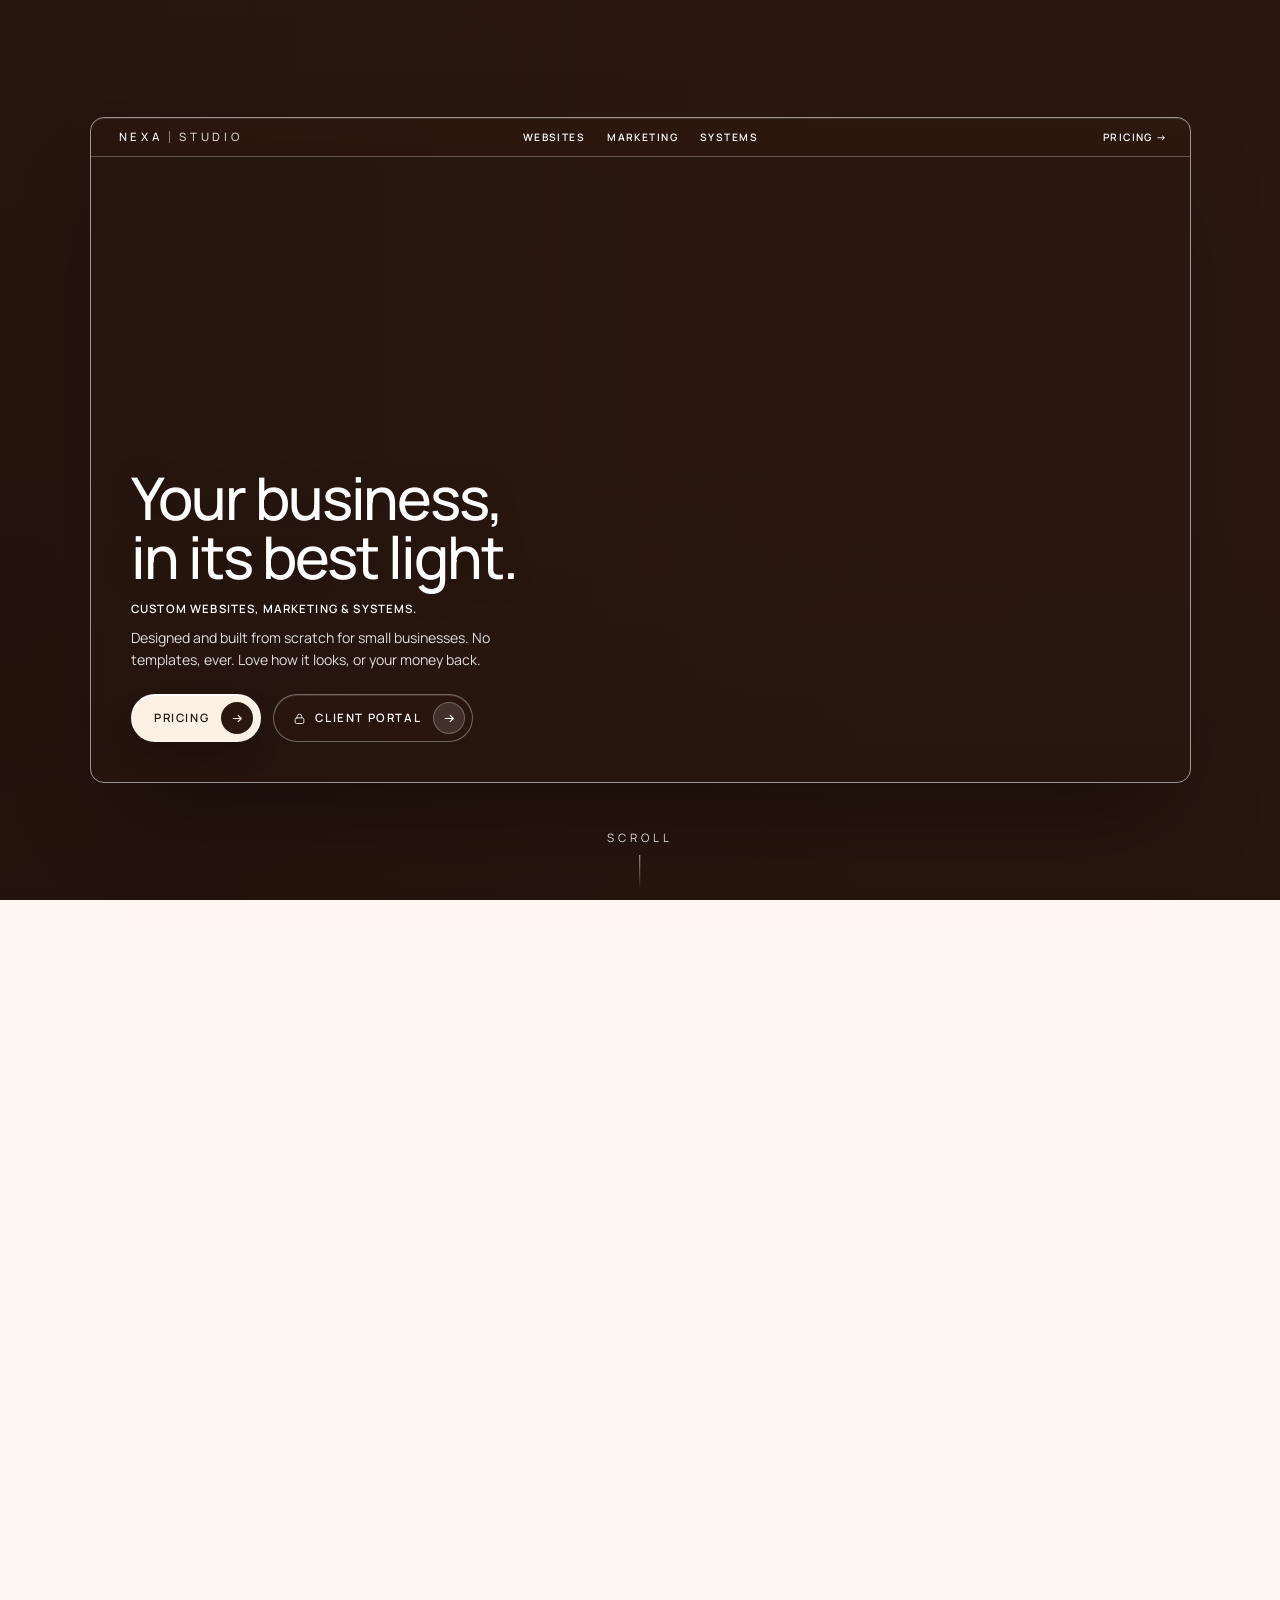
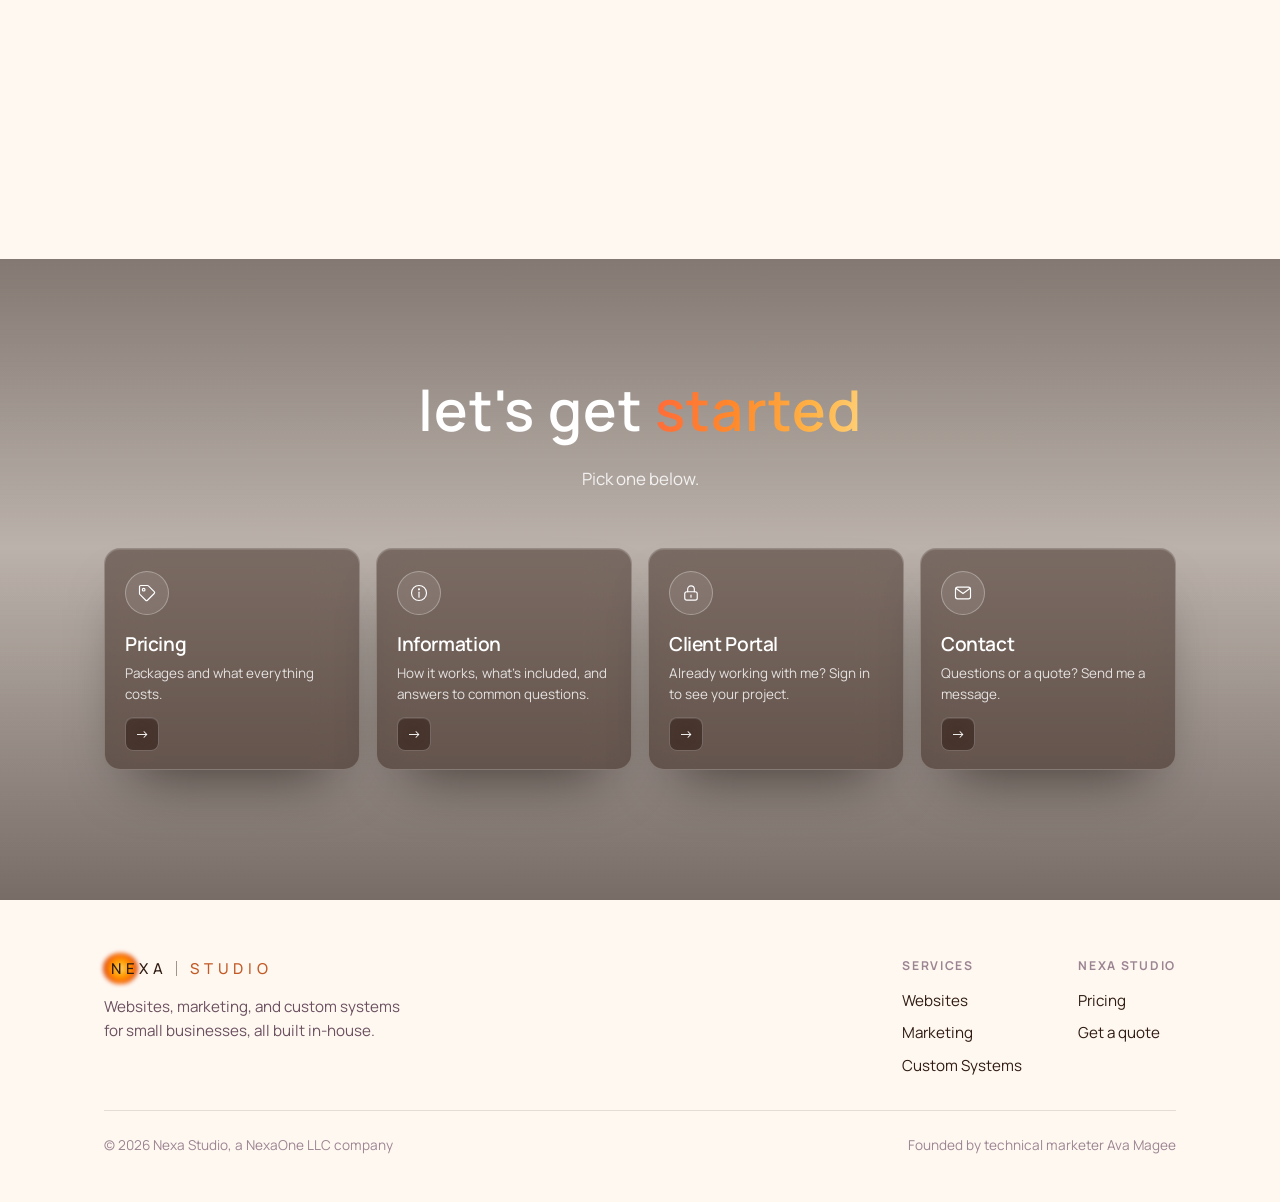
<file: index.html>
<!DOCTYPE html>
<html lang="en">
<head>
<meta charset="UTF-8">
<meta name="viewport" content="width=device-width, initial-scale=1.0">
<title>Nexa Studio | Websites, Ads &amp; Social Media for Small Businesses</title>
<meta name="description" content="Nexa Studio builds websites, runs ads, manages social media, and builds custom tools like AI chatbots for small businesses. All built in-house by technical marketer Ava Magee.">
<meta name="theme-color" content="#2a1810">
<link rel="icon" href="/favicon.svg" type="image/svg+xml">
<link rel="preconnect" href="https://fonts.googleapis.com">
<link rel="preconnect" href="https://fonts.gstatic.com" crossorigin>
<link href="https://fonts.googleapis.com/css2?family=Manrope:wght@300..800&display=swap" rel="stylesheet">
<link rel="stylesheet" href="/style.css">
<script>document.documentElement.classList.add('js');</script>
</head>
<body class="has-glow">
<div class="page-glow" aria-hidden="true"><i class="g1"></i><i class="g2"></i><i class="g3"></i></div>
<a class="skip" href="#main">Skip to content</a>
<div class="progress" aria-hidden="true"></div>

<main id="main">
<h1 class="sr-only">Nexa Studio: custom websites, marketing, and custom systems for small businesses</h1>


<section class="tour photo-tour bare" id="services" aria-label="What Nexa Studio does">
  <div class="wrap">
    <div class="tour-grid">
      <div class="tour-stage">
        <div class="tour-sky" aria-hidden="true">
          <div class="sky-sun"></div>
          <svg class="sky-hills" viewBox="0 0 1440 200" preserveAspectRatio="none"><path class="h1" d="M0 110C200 50 380 130 560 84S900 34 1100 92 1340 62 1440 84V200H0Z"/><path class="h2" d="M0 156C240 118 480 168 720 138S1200 116 1440 146V200H0Z"/></svg>
        </div>
        <div class="tour-photos" aria-hidden="true"><i class="tp tp0"></i><i class="tp tp1"></i><i class="tp tp2"></i><i class="tp tp3"></i></div>
        <div class="tour-frame">
          <div class="pi-bar">
            <nav class="tf-tabs" aria-label="Walkthrough">
              <a href="#tour-web" data-i="0">Websites</a>
              <a href="#tour-mkt" data-i="1">Marketing</a>
              <a href="#tour-sys" data-i="2">New Systems</a>
              <a href="#tour-code" data-i="3">Coded for You</a>
            </nav>
            <span class="lg lg6 pi-logo" aria-hidden="true"><span class="lg-word">nexa</span><span class="lg-sub">studio</span></span>
            <a class="pi-cta" href="/pricing/">Pricing <span aria-hidden="true">&rarr;</span></a>
          </div>
        </div>
        <div class="tour-intro photo-intro">
          <div class="pi-photo" aria-hidden="true"></div>
          <div class="pi-frame">
            <div class="pi-bar">
              <nav class="pi-links" aria-label="Services">
                <a href="/start/">Websites</a>
                <a href="/start/">Marketing</a>
                <a href="/start/">Systems</a>
              </nav>
              <span class="lg lg6 pi-logo" aria-hidden="true"><span class="lg-word">nexa</span><span class="lg-sub">studio</span></span>
              <a class="pi-cta" href="/pricing/">Pricing <span aria-hidden="true">&rarr;</span></a>
            </div>
            <div class="pi-copy">
              <p class="pi-h">Your business,<br> in its best light.</p>
              <p class="pi-sub">Custom websites, marketing &amp; systems.</p>
              <p class="pi-desc">Designed and built from scratch for small businesses. No templates, ever. Love how it looks, or your money back.</p>
              <div class="pi-btns">
                <a class="pi-btn pb pb-main" href="/pricing/"><span>Pricing</span><span class="pb-arrow" aria-hidden="true"><svg viewBox="0 0 24 24"><path d="M5 12h13M13 7l5 5-5 5"/></svg></span></a>
                <a class="pi-btn pb pb-glass" href="/portal/"><svg class="pb-ico" viewBox="0 0 24 24" aria-hidden="true"><rect x="5" y="11" width="14" height="9" rx="2.5"/><path d="M8.5 11V8.5a3.5 3.5 0 0 1 7 0V11"/></svg><span>Client portal</span><span class="pb-arrow" aria-hidden="true"><svg viewBox="0 0 24 24"><path d="M5 12h13M13 7l5 5-5 5"/></svg></span></a>
              </div>
            </div>
          </div>
          <p class="intro-hint" aria-hidden="true">Scroll</p>
        </div>
      <div class="tour-steps">

        <article class="tour-step" id="tour-web">
          <div class="tour-visual v-web v-bare" aria-hidden="true">
            <div class="vb">
              <div class="web-phone vb-art float">
                <div class="wp-nav"><b></b><span></span><span></span></div>
                <div class="wp-sun"></div>
                <div class="wp-copy"><b></b><b></b><span></span></div>
                <em>Book now</em>
              </div>
              <div class="vb-card web-card float">
                <p class="vb-url"><svg viewBox="0 0 24 24"><rect x="5" y="11" width="14" height="9" rx="2"/><path d="M8 11V8a4 4 0 0 1 8 0v3"/></svg>yourbusiness.com<em class="ads-live">Live</em></p>
                <p class="sc-k">Site score</p>
                <div class="sc-rings"><div class="sc-ring"><svg viewBox="0 0 64 64"><circle class="sc-bg" cx="32" cy="32" r="27"/><circle class="sc-val" cx="32" cy="32" r="27" pathLength="100" stroke-dasharray="100 100"/></svg><b>100</b><span>Speed</span></div><div class="sc-ring"><svg viewBox="0 0 64 64"><circle class="sc-bg" cx="32" cy="32" r="27"/><circle class="sc-val" cx="32" cy="32" r="27" pathLength="100" stroke-dasharray="100 100"/></svg><b>100</b><span>SEO</span></div><div class="sc-ring"><svg viewBox="0 0 64 64"><circle class="sc-bg" cx="32" cy="32" r="27"/><circle class="sc-val" cx="32" cy="32" r="27" pathLength="100" stroke-dasharray="100 100"/></svg><b>100</b><span>Accessible</span></div></div>
                <div class="ads-chips"><span>SEO built in</span><span>Custom domain</span><span>Fast loading</span></div>
              </div>
            </div>
          </div>
          <div class="step-copy">
            <button class="next-arrow" type="button" data-next="0" aria-label="Next"><svg viewBox="0 0 24 24" aria-hidden="true"><path d="M12 5v13M7 13l5 5 5-5"/></svg></button>
            <h3 class="card-title"><span class="kw">Websites</span></h3>
            <p class="card-sub">A website perfect for your brand.</p>
            <p>No templates used, ever. Every site is designed from scratch on your own domain. Love how it looks, or your money back.</p>
          </div>
        </article>

        <article class="tour-step" id="tour-mkt">
          <div class="tour-visual v-mkt" aria-hidden="true">
            <div class="browser float ads-win">
              <div class="browser-bar"><i></i><i></i><i></i><span>Ad results</span><em class="ads-live">Live</em></div>
              <div class="ads-dash">
                <div class="ads-ad">
                  <div class="ad-top"><i></i><div><b></b><span>Sponsored</span></div></div>
                  <div class="ads-img"><div class="ads-sun"></div></div>
                  <div class="ad-cta"><span></span><em>Book now</em></div>
                </div>
                <div class="ads-stats">
                  <p class="ads-k">New customers from ads</p>
                  <p class="ads-n">+128 <small>this month</small></p>
                  <svg viewBox="0 0 220 90" preserveAspectRatio="none"><path class="graph-fill" d="M0 84 L30 78 L60 74 L90 60 L120 56 L150 38 L180 30 L220 8 V90 H0Z"/><path class="graph-line" pathLength="1" d="M0 84 L30 78 L60 74 L90 60 L120 56 L150 38 L180 30 L220 8"/></svg>
                  <div class="ads-chips"><span>Google Ads</span><span>Meta Ads</span></div>
                </div>
              </div>
            </div>
          </div>
          <div class="step-copy">
            <button class="next-arrow" type="button" data-next="1" aria-label="Next"><svg viewBox="0 0 24 24" aria-hidden="true"><path d="M12 5v13M7 13l5 5 5-5"/></svg></button>
            <h3 class="card-title"><span class="kw">Marketing</span></h3>
            <p class="card-sub">Ads that bring in real customers.</p>
            <p>Facebook, Instagram, and Google ads planned, run, and tracked for you, built around your budget.</p>
          </div>
        </article>

        <article class="tour-step" id="tour-sys">
          <div class="tour-visual v-sys" aria-hidden="true">
            <div class="browser float sys-win">
              <div class="browser-bar"><i></i><i></i><i></i><span>Your business assistant</span><em class="ads-live">Online</em></div>
              <div class="sys-dash">
                <div class="sys-chat">
                  <div class="sys-who"><i></i><b>Assistant</b></div>
                  <p class="msg them">Are you open this Sunday?</p>
                  <p class="msg us">Yes! 10am to 4pm. Want me to book you a spot?</p>
                  <p class="msg them">Yes please, 2pm</p>
                  <p class="msg us">You're booked for 2:00. See you Sunday!</p>
                </div>
                <div class="sys-side">
                  <div class="sys-tile"><span>Bookings</span><b>24</b></div>
                  <div class="sys-tile"><span>New leads</span><b>9</b></div>
                  <div class="sys-tile sys-profit"><span>Profit</span><b><svg viewBox="0 0 24 24"><path d="M4 17l6-6 4 4 6-7"/><path d="M15 8h5v5"/></svg>+25%</b></div>
                </div>
              </div>
            </div>
          </div>
          <div class="step-copy">
            <button class="next-arrow" type="button" data-next="2" aria-label="Next"><svg viewBox="0 0 24 24" aria-hidden="true"><path d="M12 5v13M7 13l5 5 5-5"/></svg></button>
            <h3 class="card-title"><span class="kw">New Systems</span></h3>
            <p class="card-sub">Tools built for exactly how you work.</p>
            <p>AI chatbots, booking systems, client portals. Skip the pile of app subscriptions and get one thing made just for you.</p>
          </div>
        </article>

        <article class="tour-step" id="tour-code">
          <div class="tour-visual v-code v-bare" aria-hidden="true">
            <div class="vb">
              <div class="code-glyph vb-art float"><span>&lt;/&gt;</span><p class="cg-line"><b>&lt;h1&gt;</b>Your business<b>&lt;/h1&gt;</b></p></div>
              <div class="vb-card code-card float">
                <p class="vb-h">Custom fit &amp; secure</p>
                <ul class="vb-checks">
                  <li><i><svg viewBox="0 0 24 24"><path d="M5 12.5l4.2 4.2L19 7"/></svg></i>Built around how you work</li>
                  <li><i><svg viewBox="0 0 24 24"><path d="M5 12.5l4.2 4.2L19 7"/></svg></i>Secure from the ground up</li>
                  <li><i><svg viewBox="0 0 24 24"><path d="M5 12.5l4.2 4.2L19 7"/></svg></i>Every line written for you</li>
                </ul>
                <div class="ads-chips"><span>No templates</span><span>No outsourcing</span></div>
              </div>
            </div>
          </div>
          <div class="step-copy">
            <button class="next-arrow" type="button" data-next="3" aria-label="Next"><svg viewBox="0 0 24 24" aria-hidden="true"><path d="M12 5v13M7 13l5 5 5-5"/></svg></button>
            <h3 class="card-title"><span class="kw">Coded for You</span></h3>
            <p class="card-sub">Everything coded from scratch.</p>
            <p>No outsourcing, no cookie-cutter templates. Every site and system is custom built to fit your business like a glove.</p>
          </div>
        </article>

      </div>
      </div>
    </div>
  </div>
</section>

<section class="block choose" id="start">
  <div class="wrap">
    <div class="block-head center reveal">
      <h2>Let's get <span class="kw">started</span></h2>
      <p>Pick one below.</p>
    </div>
    <nav class="hub-cards" aria-label="Get started options">
    <a class="hub-card" href="/pricing/">
      <span class="hub-ico" aria-hidden="true"><svg viewBox="0 0 24 24"><path d="M3 12.6V4.5A1.5 1.5 0 0 1 4.5 3h8.1a1.5 1.5 0 0 1 1.06.44l7 7a1.5 1.5 0 0 1 0 2.12l-8.1 8.1a1.5 1.5 0 0 1-2.12 0l-7-7A1.5 1.5 0 0 1 3 12.6z"/><circle cx="8" cy="8" r="1.6"/></svg></span>
      <span class="hub-t">Pricing</span>
      <span class="hub-d">Packages and what everything costs.</span>
      <span class="hub-go" aria-hidden="true">&rarr;</span>
    </a>
    <a class="hub-card" href="/info/">
      <span class="hub-ico" aria-hidden="true"><svg viewBox="0 0 24 24"><circle cx="12" cy="12" r="9"/><path d="M12 11v6"/><circle cx="12" cy="7.6" r=".6"/></svg></span>
      <span class="hub-t">Information</span>
      <span class="hub-d">How it works, what's included, and answers to common questions.</span>
      <span class="hub-go" aria-hidden="true">&rarr;</span>
    </a>
    <a class="hub-card" href="/portal/">
      <span class="hub-ico" aria-hidden="true"><svg viewBox="0 0 24 24"><rect x="4.5" y="10.5" width="15" height="10" rx="2.5"/><path d="M8 10.5V7.5a4 4 0 0 1 8 0v3"/><path d="M12 14.5v2.5"/></svg></span>
      <span class="hub-t">Client Portal</span>
      <span class="hub-d">Already working with me? Sign in to see your project.</span>
      <span class="hub-go" aria-hidden="true">&rarr;</span>
    </a>
    <a class="hub-card" href="/contact/">
      <span class="hub-ico" aria-hidden="true"><svg viewBox="0 0 24 24"><rect x="3" y="5" width="18" height="14" rx="2.5"/><path d="M3.8 6.5l8.2 6.2 8.2-6.2"/></svg></span>
      <span class="hub-t">Contact</span>
      <span class="hub-d">Questions or a quote? Send me a message.</span>
      <span class="hub-go" aria-hidden="true">&rarr;</span>
    </a>
    </nav>
  </div>
</section>

</main>
<button class="to-top" type="button" aria-label="Back to top">&uarr;</button>
<footer>
  <div class="wrap">
    <div class="footer-top">
      <div>
        <a class="brand" href="/" aria-label="Nexa Studio home">
          <span class="lg lg6" aria-hidden="true"><span class="lg-word">nexa<span class="lg-sun"></span></span><span class="lg-sub">studio</span></span>
        </a>
        <p>Websites, marketing, and custom systems for small businesses, all built in-house.</p>
      </div>
      <div class="footer-links">
        <div>
          <h4>Services</h4>
          <ul>
            <li><a href="/start/">Websites</a></li>
            <li><a href="/start/">Marketing</a></li>
            <li><a href="/start/">Custom Systems</a></li>
          </ul>
        </div>
        <div>
          <h4>Nexa Studio</h4>
          <ul>
            <li><a href="/pricing/">Pricing</a></li>
            <li><a href="/start/">Get a quote</a></li>
          </ul>
        </div>
      </div>
    </div>
    <div class="footer-bottom">
      <span>&copy; <span data-year>2026</span> Nexa Studio, a NexaOne LLC company</span>
      <span>Founded by technical marketer Ava Magee</span>
    </div>
  </div>
</footer>

<script src="/site.js"></script>
</body>
</html>
</file>
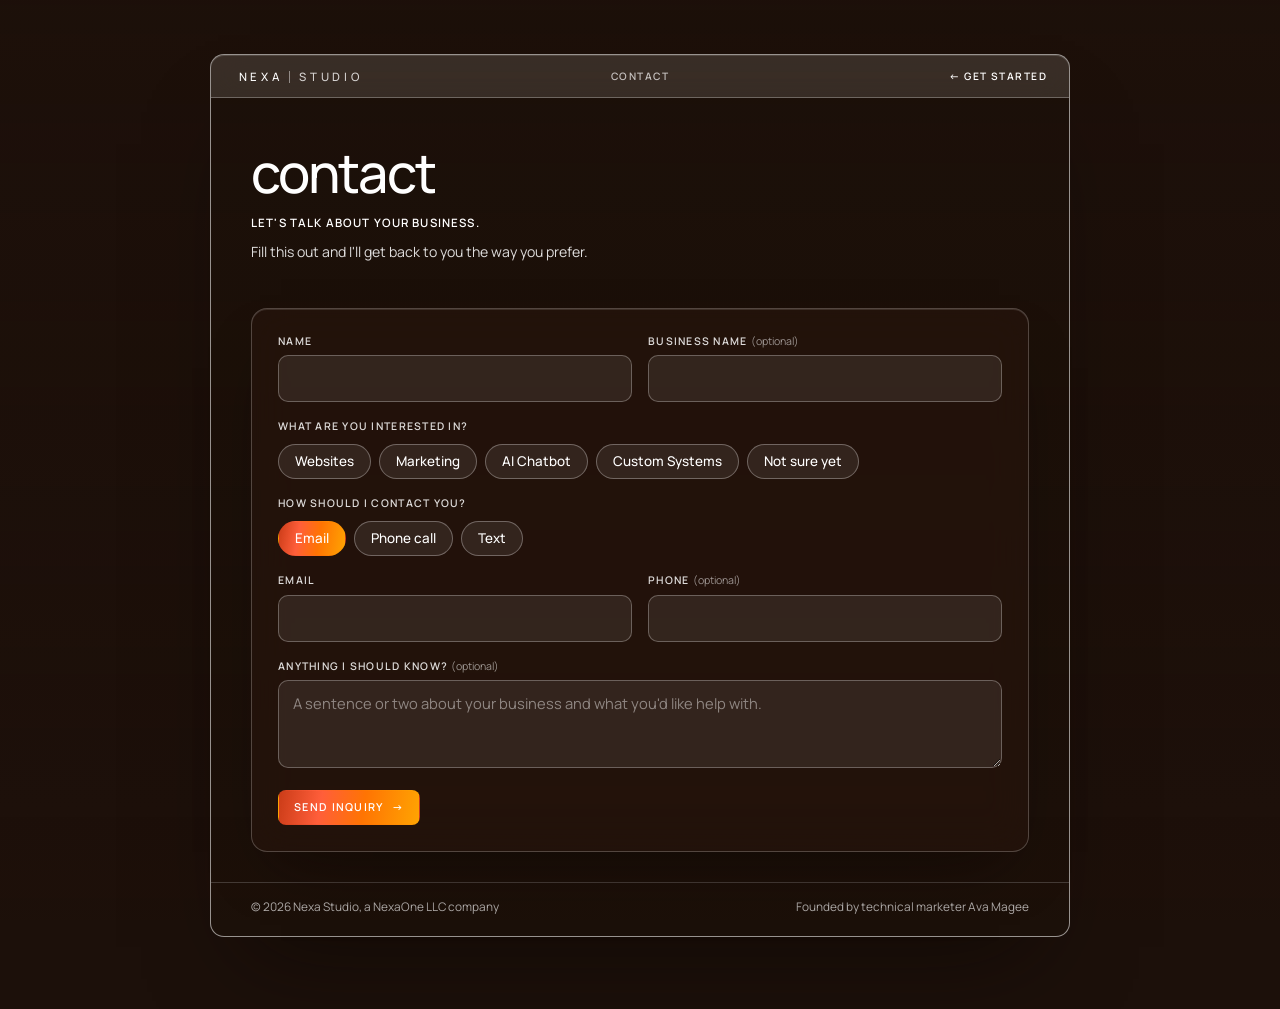
<file: contact/index.html>
<!DOCTYPE html>
<html lang="en">
<head>
<meta charset="UTF-8">
<meta name="viewport" content="width=device-width, initial-scale=1.0">
<title>Contact | Nexa Studio</title>
<meta name="description" content="Send Nexa Studio a quick inquiry about websites, marketing, AI chatbots, or custom systems for your small business.">
<meta name="theme-color" content="#2a1810">
<link rel="icon" href="/favicon.svg" type="image/svg+xml">
<link rel="preconnect" href="https://fonts.googleapis.com">
<link rel="preconnect" href="https://fonts.gstatic.com" crossorigin>
<link href="https://fonts.googleapis.com/css2?family=Manrope:wght@300..800&display=swap" rel="stylesheet">
<link rel="stylesheet" href="/style.css">
</head>
<body class="hub-page sub-page">
<div class="hub-photo fixed" aria-hidden="true"></div>
<main class="sub" id="main">
  <div class="hub-frame sub-frame contact-frame">
    <div class="pi-bar">
      <a class="hub-home" href="/" aria-label="Nexa Studio home"><span class="lg lg6 pi-logo" aria-hidden="true"><span class="lg-word">nexa</span><span class="lg-sub">studio</span></span></a>
      <span class="hub-bar-mid">Contact</span>
      <a class="pi-cta" href="/start/">&larr; Get started</a>
    </div>

    <div class="sub-body contact-body">
      <header class="sub-head">
        <h1 class="hub-h">Contact</h1>
        <p class="pi-sub">Let's talk about your business.</p>
        <p class="pi-desc">Fill this out and I'll get back to you the way you prefer.</p>
      </header>

      <div class="sent-note" hidden>
        <p class="sent-t">Thanks! Your message was sent.</p>
        <p>I'll be in touch soon, the way you asked me to.</p>
        <a class="plan-btn" href="/">Back home <span aria-hidden="true">&rarr;</span></a>
      </div>

      <form class="cform" action="https://formsubmit.co/aamagee113@gmail.com" method="POST">
        <input type="hidden" name="_subject" value="New inquiry from nexaone.org">
        <input type="hidden" name="_template" value="table">
        <input type="hidden" name="_next" value="https://nexaone.org/contact/?sent=1">
        <input type="text" name="_honey" class="honey" tabindex="-1" autocomplete="off" aria-hidden="true">

        <div class="cf-row">
          <label class="cf-field"><span>Name</span><input type="text" name="name" autocomplete="name" required></label>
          <label class="cf-field"><span>Business name <em>(optional)</em></span><input type="text" name="business" autocomplete="organization"></label>
        </div>

        <fieldset class="cf-group">
          <legend>What are you interested in?</legend>
          <div class="chips">
            <label class="chip-opt"><input type="checkbox" name="interested_in" value="Websites"><span>Websites</span></label>
            <label class="chip-opt"><input type="checkbox" name="interested_in" value="Marketing"><span>Marketing</span></label>
            <label class="chip-opt"><input type="checkbox" name="interested_in" value="AI Chatbot"><span>AI Chatbot</span></label>
            <label class="chip-opt"><input type="checkbox" name="interested_in" value="Custom Systems"><span>Custom Systems</span></label>
            <label class="chip-opt"><input type="checkbox" name="interested_in" value="Not sure yet"><span>Not sure yet</span></label>
          </div>
        </fieldset>

        <fieldset class="cf-group">
          <legend>How should I contact you?</legend>
          <div class="chips">
            <label class="chip-opt"><input type="radio" name="preferred_contact" value="Email" required checked><span>Email</span></label>
            <label class="chip-opt"><input type="radio" name="preferred_contact" value="Phone call"><span>Phone call</span></label>
            <label class="chip-opt"><input type="radio" name="preferred_contact" value="Text"><span>Text</span></label>
          </div>
        </fieldset>

        <div class="cf-row">
          <label class="cf-field"><span>Email</span><input type="email" name="email" autocomplete="email" required></label>
          <label class="cf-field cf-phone"><span>Phone <em class="ph-opt">(optional)</em></span><input type="tel" name="phone" autocomplete="tel"></label>
        </div>

        <label class="cf-field"><span>Anything I should know? <em>(optional)</em></span><textarea name="message" rows="3" placeholder="A sentence or two about your business and what you'd like help with."></textarea></label>

        <button class="plan-btn inquire-btn cf-send" type="submit">Send inquiry <span aria-hidden="true">&rarr;</span></button>
      </form>
    </div>

    <footer class="sub-foot">
      <span>&copy; 2026 Nexa Studio, a NexaOne LLC company</span>
      <span>Founded by technical marketer Ava Magee</span>
    </footer>
  </div>
</main>
<script>
  (function () {
    var form = document.querySelector('.cform'), q = new URLSearchParams(location.search);
    /* after FormSubmit sends, it returns here with ?sent=1 */
    if (q.get('sent')) { form.hidden = true; document.querySelector('.sent-note').hidden = false; return; }
    /* phone is required when they pick a phone call or text */
    var phone = form.querySelector('input[name="phone"]'), opt = form.querySelector('.ph-opt');
    var sync = function () {
      var m = form.querySelector('input[name="preferred_contact"]:checked').value;
      var need = m !== 'Email';
      phone.required = need; opt.textContent = need ? '(required)' : '(optional)';
    };
    form.querySelectorAll('input[name="preferred_contact"]').forEach(function (r) { r.addEventListener('change', sync); });
    sync();
    /* pre-check a service passed in the link, e.g. /contact/?services=websites */
    var map = { websites: 'Websites', marketing: 'Marketing', 'ai-chatbot': 'AI Chatbot', 'custom-systems': 'Custom Systems' };
    (q.get('services') || '').split(',').forEach(function (s) {
      var box = map[s] && form.querySelector('input[name="interested_in"][value="' + map[s] + '"]');
      if (box) box.checked = true;
    });
  })();
</script>
</body>
</html>
</file>
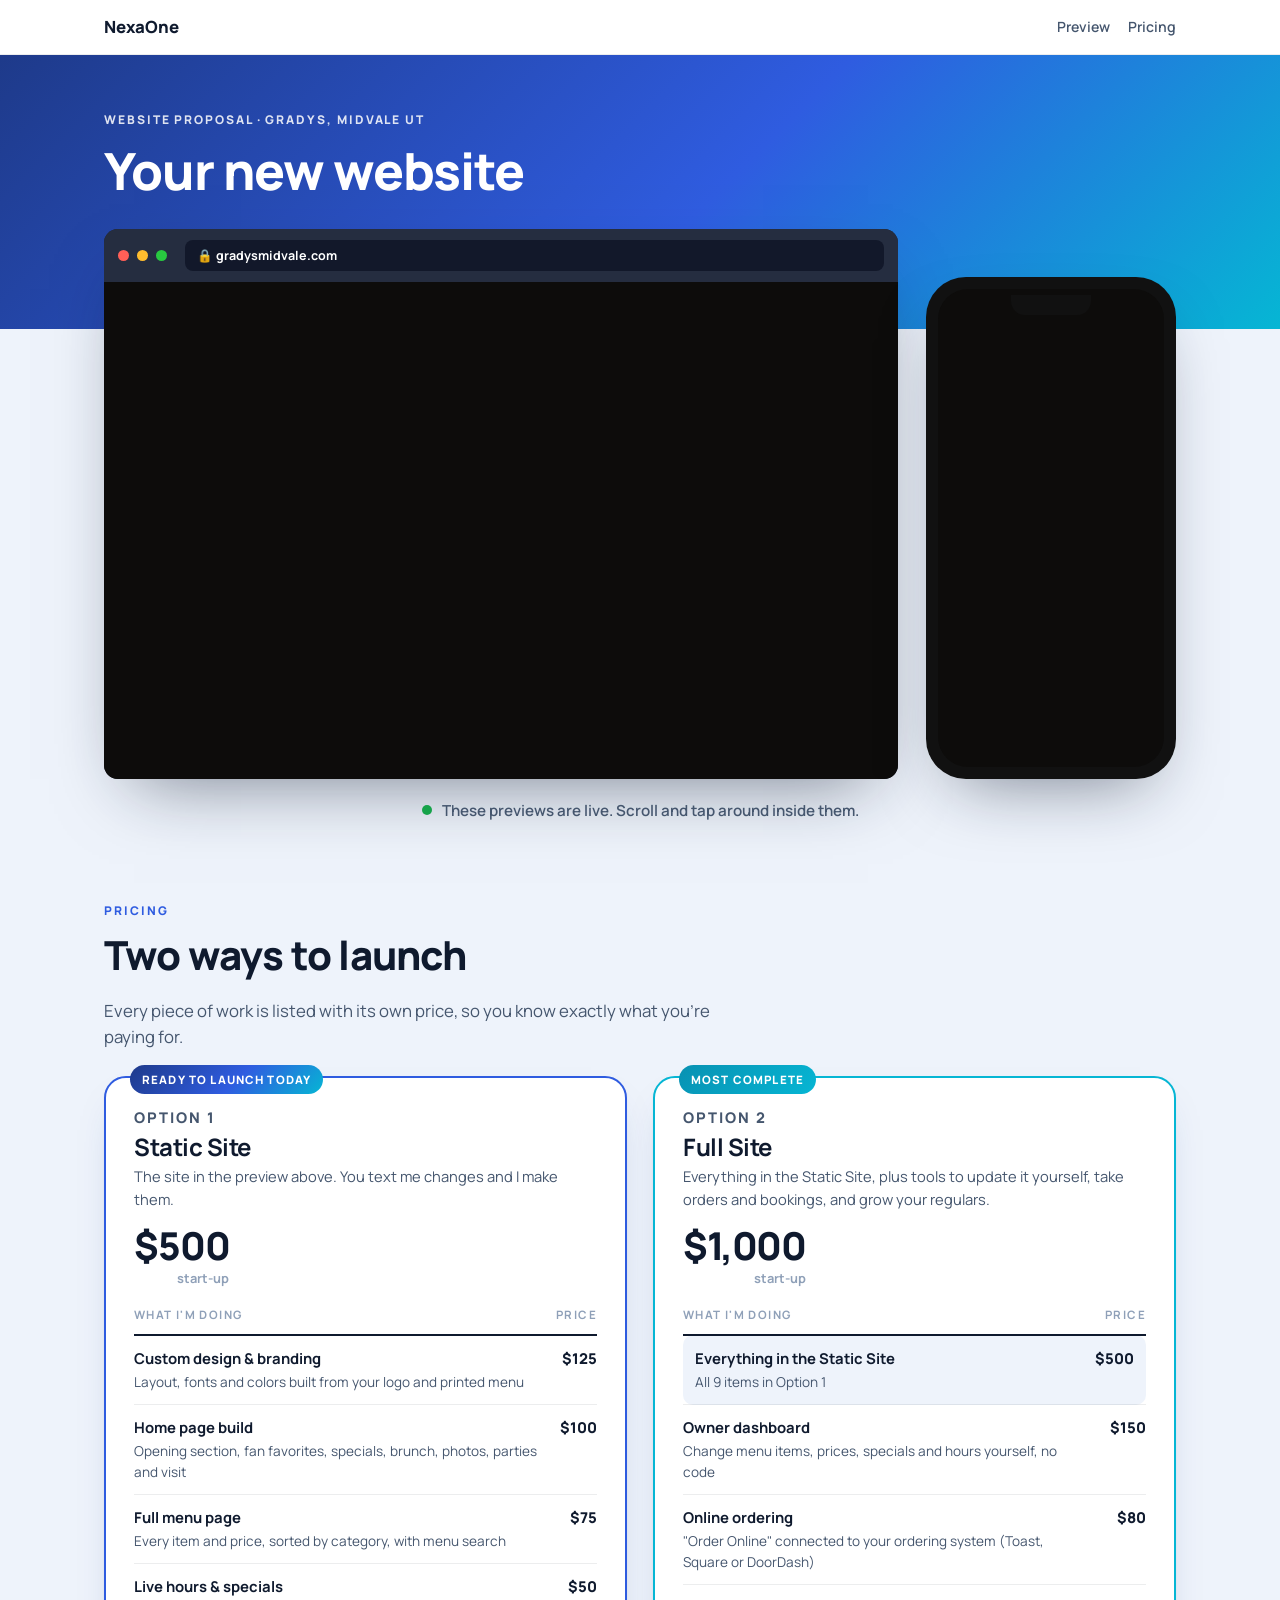
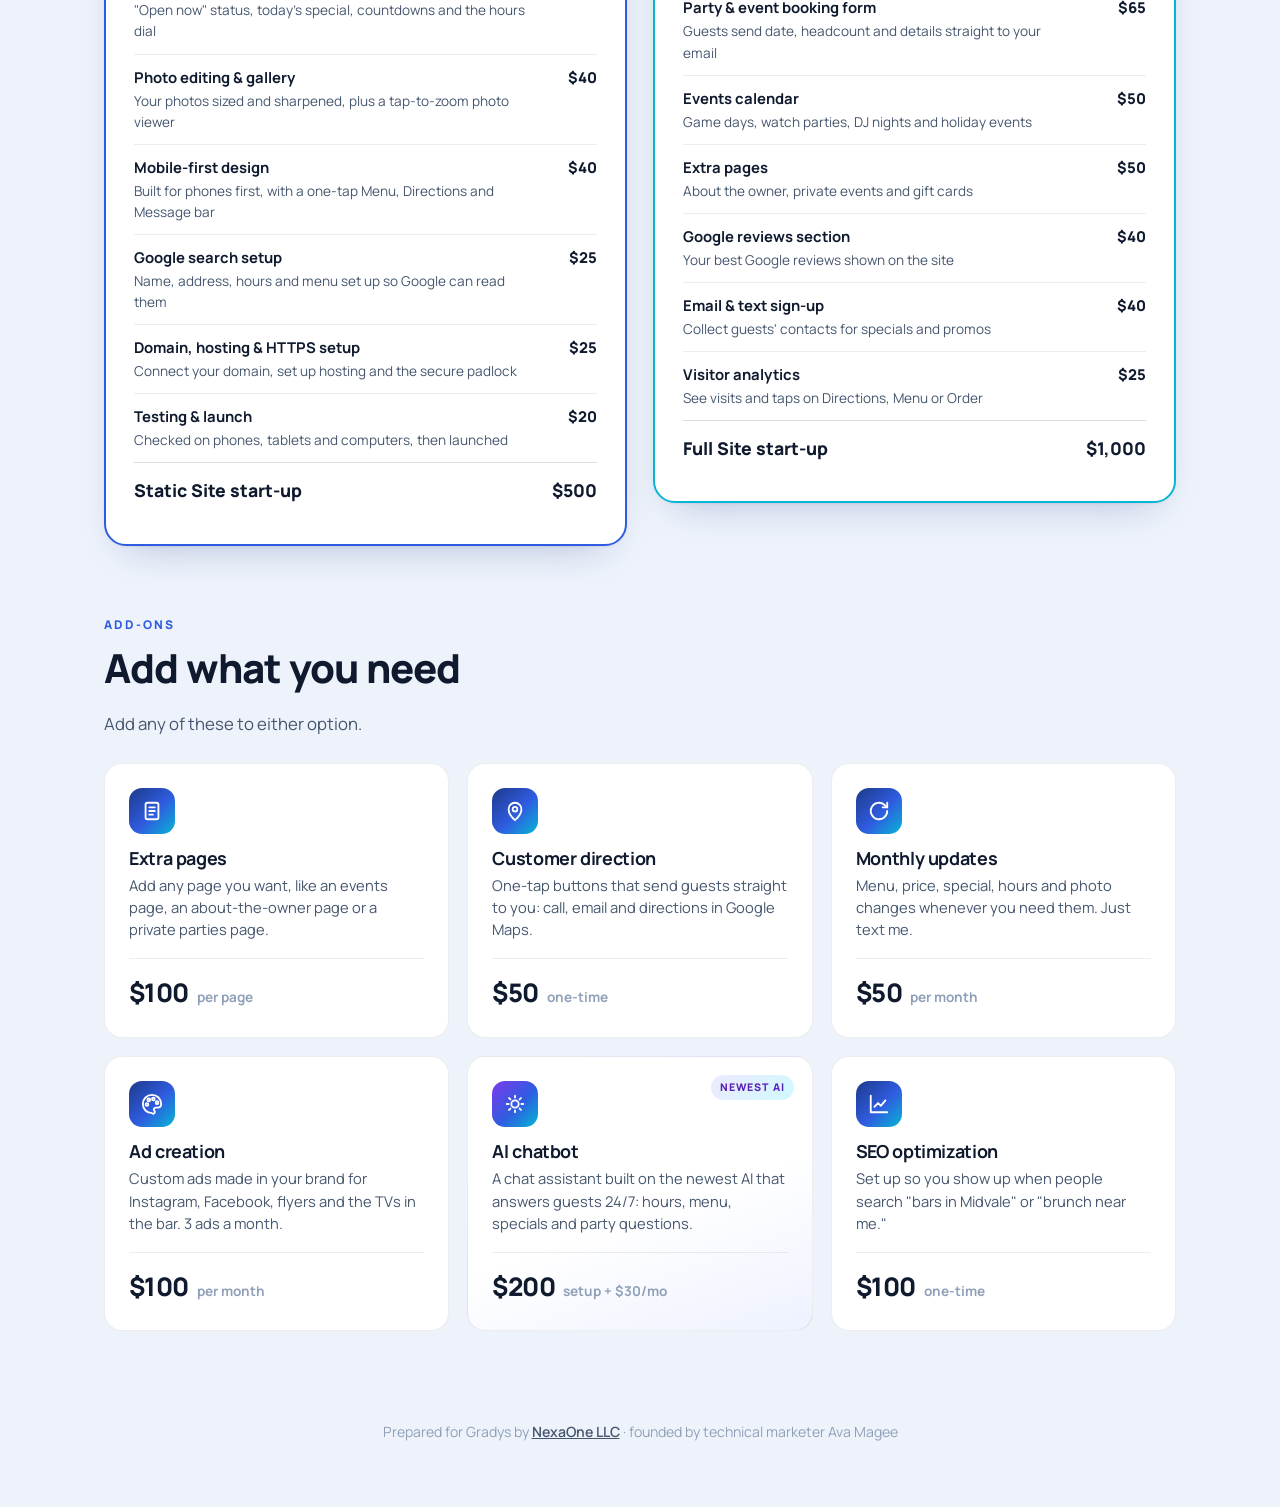
<file: gradys/index.html>
<!DOCTYPE html>
<html lang="en">
<head>
<meta charset="UTF-8">
<meta name="viewport" content="width=device-width, initial-scale=1.0">
<title>Website Proposal for Gradys — NexaOne</title>
<meta name="description" content="Pick the website services you want for Gradys, Midvale, Utah — by NexaOne.">
<meta name="robots" content="noindex, nofollow">
<link rel="preconnect" href="https://fonts.googleapis.com">
<link rel="preconnect" href="https://fonts.gstatic.com" crossorigin>
<link href="https://fonts.googleapis.com/css2?family=Manrope:wght@400;500;600;700;800&family=Caveat:wght@600&display=swap" rel="stylesheet">
<style>
  :root {
    --ink: #0f1a2e; --ink-soft: #45566e; --ink-faint: #8fa0b8;
    --paper: #eef3fb; --surface: #ffffff; --surface-alt: #e1eaf8;
    --accent: #2f5ce0; --accent-strong: #1c3aa8; --accent-2: #06b6d4;
    --grad: linear-gradient(135deg, #1e3a8a 0%, #2f5ce0 55%, #06b6d4 100%);
    --line: rgba(15, 26, 46, 0.14); --line-soft: rgba(15, 26, 46, 0.08);
    --shadow-sm: 0 1px 2px rgba(15, 26, 46, 0.07);
    --shadow: 0 1px 2px rgba(15, 26, 46, 0.06), 0 18px 40px -22px rgba(30, 58, 138, 0.35);
    --shadow-lg: 0 30px 70px -30px rgba(15, 26, 46, 0.55);
    --green: #16a34a;
    --sans: "Manrope", -apple-system, "Segoe UI", Roboto, "Helvetica Neue", Arial, sans-serif;
  }
  * { box-sizing: border-box; }
  [hidden] { display: none !important; }
  html { scroll-behavior: smooth; }
  body { margin: 0; font-family: var(--sans); background: var(--paper); color: var(--ink); -webkit-font-smoothing: antialiased; line-height: 1.55; }
  a { color: inherit; }
  .wrap { max-width: 1120px; margin: 0 auto; padding: 0 24px; }
  h1, h2, h3 { letter-spacing: -0.02em; line-height: 1.12; margin: 0 0 .5em; }
  p { margin: 0 0 1em; }
  .eyebrow { text-transform: uppercase; letter-spacing: .16em; font-size: .75rem; font-weight: 800; margin-bottom: 12px; }

  /* Top bar */
  .topbar { background: var(--surface); border-bottom: 1px solid var(--line-soft); position: sticky; top: 0; z-index: 30; }
  .topbar .wrap { display: flex; align-items: center; justify-content: space-between; gap: 14px; padding-top: 14px; padding-bottom: 14px; }
  .brand { font-weight: 800; font-size: 1.05rem; text-decoration: none; }
  .topbar nav { display: flex; gap: 18px; }
  .topbar nav a { font-size: .88rem; font-weight: 600; color: var(--ink-soft); text-decoration: none; }
  .topbar nav a:hover { color: var(--accent-strong); }
  .cart-pill { display: inline-flex; align-items: center; gap: 8px; font-size: .85rem; font-weight: 800; text-decoration: none; color: #fff; background: var(--grad); border-radius: 999px; padding: 8px 14px; }
  .cart-pill b { background: #fff; color: var(--accent-strong); border-radius: 999px; min-width: 22px; height: 22px; display: grid; place-items: center; font-size: .78rem; padding: 0 6px; }

  /* Hero + previews */
  .hero { background: var(--grad); color: #fff; padding: 56px 0 130px; }
  .hero .eyebrow { opacity: .85; }
  .hero h1 { font-size: clamp(2.1rem, 5vw, 3.2rem); font-weight: 800; margin: 0; }
  .preview { margin-top: -100px; position: relative; z-index: 2; }
  .devices { display: grid; grid-template-columns: 1fr auto; gap: 28px; align-items: end; }
  .browser { background: #1b2233; border-radius: 14px; box-shadow: var(--shadow-lg); overflow: hidden; }
  .browser-bar { display: flex; align-items: center; gap: 8px; padding: 11px 14px; background: #252d40; }
  .browser-bar i { width: 11px; height: 11px; border-radius: 50%; background: #ff5f57; display: block; }
  .browser-bar i:nth-child(2) { background: #febc2e; } .browser-bar i:nth-child(3) { background: #28c840; }
  .url { flex: 1; margin-left: 10px; background: #12182a; color: #b9c4dd; font-size: .78rem; padding: 6px 12px; border-radius: 8px; white-space: nowrap; overflow: hidden; text-overflow: ellipsis; }
  .url b { color: #fff; }
  .screen { position: relative; width: 100%; aspect-ratio: 16 / 10; overflow: hidden; background: #0d0c0b; }
  .screen iframe { position: absolute; left: 0; top: 0; width: 1440px; height: 900px; border: 0; transform-origin: 0 0; }
  .phone { width: 250px; background: #111; border-radius: 40px; padding: 12px; box-shadow: var(--shadow-lg); position: relative; }
  .phone::before { content: ""; position: absolute; top: 18px; left: 50%; width: 80px; height: 20px; margin-left: -40px; background: #111; border-radius: 0 0 14px 14px; z-index: 2; }
  .phone-screen { position: relative; width: 100%; aspect-ratio: 9 / 19; border-radius: 30px; overflow: hidden; background: #0d0c0b; }
  .phone-screen iframe { position: absolute; left: 0; top: 0; width: 390px; height: 823px; border: 0; transform-origin: 0 0; }
  .preview-note { display: flex; align-items: center; justify-content: center; gap: 10px; margin: 20px 0 0; color: var(--ink-soft); font-weight: 600; font-size: .95rem; text-align: center; flex-wrap: wrap; }
  .live-dot { width: 10px; height: 10px; border-radius: 50%; background: var(--green); animation: pulse 2s infinite; }
  @keyframes pulse { 0% { box-shadow: 0 0 0 0 rgba(22,163,74,.6); } 70% { box-shadow: 0 0 0 10px rgba(22,163,74,0); } 100% { box-shadow: 0 0 0 0 rgba(22,163,74,0); } }

  /* Shop */
  .shop { padding: 80px 0 60px; }
  .head { margin-bottom: 26px; }
  .head .eyebrow { color: var(--accent); }
  .head h2 { font-size: clamp(1.8rem, 3.6vw, 2.5rem); font-weight: 800; }
  .head .sub { color: var(--ink-soft); font-size: 1.05rem; max-width: 62ch; margin: 0; }
  .quick { display: flex; flex-wrap: wrap; gap: 10px; margin: 0 0 30px; }
  .quick button { font: inherit; font-weight: 700; font-size: .9rem; padding: 10px 16px; border-radius: 12px; border: 1.5px solid var(--line); background: var(--surface); color: var(--ink); cursor: pointer; transition: border-color .2s, color .2s, transform .15s; }
  .quick button:hover { border-color: var(--accent); color: var(--accent-strong); transform: translateY(-1px); }
  .shop-grid { display: grid; grid-template-columns: 1fr 360px; gap: 30px; align-items: start; }
  .static-box { position: relative; background: var(--surface); border: 2px solid var(--accent); border-radius: 22px; padding: 28px; box-shadow: var(--shadow); margin-bottom: 56px; }
  .sb-head { display: flex; justify-content: space-between; align-items: flex-start; gap: 16px; flex-wrap: wrap; margin-bottom: 16px; }
  .sb-head h3 { font-size: 1.5rem; margin: 0 0 4px; }
  .sb-head p { margin: 0; color: var(--ink-soft); font-size: .92rem; }
  .sb-price { text-align: right; }
  .sb-price b { display: block; font-size: 2.4rem; font-weight: 800; letter-spacing: -.03em; line-height: 1; }
  .sb-price small { font-size: .8rem; color: var(--ink-faint); font-weight: 700; }
  .sb-badge { position: absolute; top: -13px; left: 24px; background: var(--grad); color: #fff; font-size: .72rem; font-weight: 800; letter-spacing: .1em; text-transform: uppercase; padding: 6px 12px; border-radius: 999px; }
  .sb-table { width: 100%; border-collapse: collapse; font-size: .93rem; }
  .sb-table th { text-align: left; font-size: .72rem; text-transform: uppercase; letter-spacing: .12em; color: var(--ink-faint); padding: 0 0 10px; border-bottom: 2px solid var(--ink); }
  .sb-table th:last-child, .sb-table td:last-child { text-align: right; white-space: nowrap; padding-left: 14px; }
  .sb-table td { padding: 11px 0; border-bottom: 1px solid var(--line-soft); vertical-align: top; }
  .sb-table td:last-child { font-weight: 800; }
  .sb-table td b { display: block; }
  .sb-table td span { display: block; color: var(--ink-soft); font-size: .85rem; margin-top: 2px; }
  .sb-table tfoot td { padding-top: 14px; font-weight: 800; font-size: 1.1rem; border: 0; }
  .addons-head { margin-top: 0; }
  .opts { display: grid; grid-template-columns: 1fr 1fr; gap: 26px; align-items: start; margin-top: 10px; }
  .opts .static-box { margin-bottom: 0; }
  .static-box.full { border-color: var(--accent-2); }
  .static-box.full .sb-badge { background: linear-gradient(135deg, #0891b2, #06b6d4); }
  .opt-kicker { text-transform: uppercase; letter-spacing: .14em; font-size: .72rem; font-weight: 800; color: var(--accent); margin: 0 0 6px !important; }
  .sb-table tr.incl td { background: var(--paper); }
  .sb-table tr.incl td:first-child { padding-left: 12px; border-radius: 10px 0 0 10px; }
  .sb-table tr.incl td:last-child { padding-right: 12px; border-radius: 0 10px 10px 0; }
  .sb-table tfoot tr.sum td { font-size: .92rem; font-weight: 600; color: var(--ink-faint); padding-bottom: 0; }
  .sb-table tfoot tr.sum td:last-child { text-decoration: line-through; }
  .sb-table tfoot em { font-style: normal; font-size: .75rem; font-weight: 800; color: var(--green); background: #dcfce7; padding: 2px 8px; border-radius: 999px; margin-left: 6px; }
  @media (max-width: 960px) { .opts { grid-template-columns: 1fr; gap: 34px; } }
  .addons-block { margin-top: 70px; }
  .addon-grid { display: grid; grid-template-columns: repeat(3, 1fr); gap: 18px; }
  .addon-card { position: relative; display: flex; flex-direction: column; background: var(--surface); border: 1.5px solid var(--line-soft); border-radius: 18px; padding: 24px; transition: transform .2s, box-shadow .2s, border-color .2s; }
  .addon-card:hover { transform: translateY(-3px); box-shadow: var(--shadow); border-color: var(--accent); }
  .addon-card h3 { font-size: 1.12rem; margin: 0 0 .35em; }
  .addon-card p { color: var(--ink-soft); font-size: .92rem; line-height: 1.5; margin: 0 0 18px; }
  .ac-icon { width: 46px; height: 46px; border-radius: 13px; background: var(--grad); display: grid; place-items: center; margin-bottom: 14px; }
  .ac-icon svg { width: 22px; height: 22px; fill: none; stroke: #fff; stroke-width: 2; stroke-linecap: round; stroke-linejoin: round; }
  .addon-card.ai { background: linear-gradient(160deg, #fff 55%, #eef2ff); }
  .addon-card.ai .ac-icon { background: linear-gradient(135deg, #7c3aed, #2f5ce0 55%, #06b6d4); }
  .ac-tag { position: absolute; top: 18px; right: 18px; font-size: .66rem; font-weight: 800; letter-spacing: .1em; text-transform: uppercase; padding: 4px 9px; border-radius: 999px; background: linear-gradient(135deg, #ede9fe, #cffafe); color: #5b21b6; }
  .ac-price { margin-top: auto; display: flex; align-items: baseline; gap: 8px; padding-top: 14px; border-top: 1px solid var(--line-soft); }
  .ac-price b { font-size: 1.6rem; font-weight: 800; letter-spacing: -.02em; }
  .ac-price span { color: var(--ink-faint); font-weight: 700; font-size: .85rem; }
  @media (max-width: 960px) { .addon-grid { grid-template-columns: 1fr 1fr; } }
  @media (max-width: 620px) { .addon-grid { grid-template-columns: 1fr; } }
  .cart-list li.fixed { background: rgba(6, 182, 212, .14); }
  .cart-list li.fixed em { font-style: normal; font-size: .75rem; font-weight: 800; color: var(--accent-2); text-transform: uppercase; letter-spacing: .08em; }
  .cat { margin-bottom: 30px; }
  .cat-title { display: flex; align-items: baseline; justify-content: space-between; gap: 12px; margin: 0 0 12px; }
  .cat-title h3 { font-size: 1.15rem; margin: 0; }
  .cat-title small { color: var(--ink-faint); font-weight: 600; }
  .items { display: grid; gap: 10px; }
  .svc { display: grid; grid-template-columns: 1fr auto auto; gap: 14px; align-items: center; background: var(--surface); border: 1.5px solid var(--line-soft); border-radius: 16px; padding: 16px 18px; transition: border-color .2s, box-shadow .2s, background .2s; }
  .svc:hover { border-color: rgba(47, 92, 224, .35); box-shadow: var(--shadow-sm); }
  .svc.in { border-color: var(--accent); background: linear-gradient(180deg, #f5f8ff, #fff); box-shadow: var(--shadow); }
  .svc h4 { margin: 0 0 3px; font-size: 1rem; letter-spacing: -0.01em; }
  .svc p { margin: 0; color: var(--ink-soft); font-size: .88rem; line-height: 1.45; }
  .svc .tag { display: inline-block; font-size: .66rem; font-weight: 800; letter-spacing: .1em; text-transform: uppercase; padding: 3px 8px; border-radius: 999px; background: linear-gradient(135deg, #ede9fe, #cffafe); color: #5b21b6; margin-left: 6px; vertical-align: 2px; }
  .svc .price { font-weight: 800; white-space: nowrap; text-align: right; }
  .svc .price small { display: block; font-size: .75rem; color: var(--ink-faint); font-weight: 600; }
  .add { font: inherit; font-weight: 800; font-size: .88rem; min-width: 92px; padding: 10px 14px; border-radius: 12px; border: 1.5px solid var(--accent); background: var(--surface); color: var(--accent-strong); cursor: pointer; transition: background .2s, color .2s, transform .15s; }
  .add:hover { transform: translateY(-1px); }
  .svc.in .add { background: var(--grad); color: #fff; border-color: transparent; }

  /* Cart */
  .cart { position: sticky; top: 84px; background: var(--ink); color: #fff; border-radius: 22px; padding: 22px; box-shadow: var(--shadow-lg); }
  .cart-head { display: flex; align-items: center; justify-content: space-between; margin-bottom: 14px; }
  .cart-head h3 { margin: 0; font-size: 1.2rem; display: flex; align-items: center; gap: 10px; }
  .cart-count { background: var(--accent-2); color: var(--ink); border-radius: 999px; font-size: .8rem; font-weight: 800; min-width: 26px; height: 26px; display: grid; place-items: center; padding: 0 8px; }
  .cart-clear { font: inherit; font-size: .8rem; font-weight: 700; color: rgba(255,255,255,.65); background: none; border: 0; cursor: pointer; text-decoration: underline; }
  .cart-list { list-style: none; margin: 0 0 16px; padding: 0; display: grid; gap: 8px; max-height: 46vh; overflow: auto; }
  .cart-list li { display: flex; justify-content: space-between; align-items: center; gap: 10px; background: rgba(255,255,255,.07); border-radius: 12px; padding: 10px 12px; font-size: .9rem; animation: popIn .25s ease; }
  .cart-list li button { flex: none; width: 26px; height: 26px; border-radius: 50%; border: 0; background: rgba(255,255,255,.12); color: #fff; cursor: pointer; font-size: 1rem; line-height: 1; }
  .cart-list li button:hover { background: #ef4444; }
  .cart-empty { color: rgba(255,255,255,.6); font-size: .92rem; padding: 18px 4px; text-align: center; border: 1.5px dashed rgba(255,255,255,.2); border-radius: 14px; margin-bottom: 16px; }
  @keyframes popIn { from { opacity: 0; transform: translateY(6px); } to { opacity: 1; transform: none; } }
  .cart-actions { display: grid; gap: 10px; }
  .btn { display: inline-flex; align-items: center; justify-content: center; gap: 8px; padding: 13px 18px; border-radius: 12px; font: inherit; font-weight: 800; font-size: .95rem; text-decoration: none; border: 1.5px solid transparent; cursor: pointer; transition: transform .15s, box-shadow .15s, opacity .2s; }
  .btn:hover { transform: translateY(-1px); }
  .btn.primary { background: #fff; color: var(--accent-strong); }
  .btn.ghost { color: #fff; background: rgba(255, 255, 255, .08); border-color: rgba(255, 255, 255, .3); }
  .btn.solid { background: var(--grad); color: #fff; }
  .btn.outline { background: var(--surface); color: var(--ink); border-color: var(--line); }
  .btn[disabled], .btn.disabled { opacity: .4; cursor: not-allowed; transform: none; pointer-events: none; }
  .cart-note { margin: 12px 0 0; font-size: .8rem; color: rgba(255,255,255,.55); text-align: center; }
  .mobile-cart { display: none; }

  /* Configured quote + agreement */
  .quote-sec { padding: 20px 0 120px; }
  .q-tools { display: flex; flex-wrap: wrap; align-items: center; gap: 12px 18px; background: var(--ink); color: #fff; border-radius: 18px 18px 0 0; padding: 14px 20px; }
  .q-tools b { font-size: .95rem; }
  .q-tools label { display: inline-flex; align-items: center; gap: 8px; font-size: .88rem; font-weight: 700; color: rgba(255,255,255,.85); }
  .disc-in { display: inline-flex; align-items: center; background: #fff; border-radius: 10px; overflow: hidden; }
  .disc-in input { width: 64px; border: 0; padding: 8px 4px 8px 10px; font: inherit; font-weight: 800; color: var(--ink); outline: none; }
  .disc-in span { padding: 0 10px 0 2px; color: var(--ink-soft); font-weight: 800; }
  .q-tools input[type=checkbox] { accent-color: var(--accent-2); width: 16px; height: 16px; }
  .q-tools .spacer { flex: 1; }
  .q-tools button { font: inherit; font-size: .85rem; font-weight: 700; color: #fff; background: rgba(255,255,255,.1); border: 1px solid rgba(255,255,255,.3); border-radius: 10px; padding: 8px 12px; cursor: pointer; }
  .doc { background: #fff; border-radius: 0 0 18px 18px; padding: 44px 48px; box-shadow: var(--shadow-lg); color: var(--ink); }
  .d-head { display: flex; justify-content: space-between; gap: 20px; flex-wrap: wrap; padding-bottom: 22px; border-bottom: 3px solid var(--ink); }
  .d-brand { font-size: 1.7rem; font-weight: 800; background: var(--grad); -webkit-background-clip: text; background-clip: text; color: transparent; }
  .d-from { color: var(--ink-soft); font-size: .85rem; margin-top: 4px; line-height: 1.5; }
  .d-title { text-align: right; }
  .d-title h2 { font-size: 1.7rem; margin: 0 0 8px; text-transform: uppercase; letter-spacing: .06em; }
  .d-meta { display: flex; justify-content: flex-end; gap: 10px; font-size: .86rem; }
  .d-meta span { color: var(--ink-faint); font-weight: 700; }
  .d-parties { display: grid; grid-template-columns: 1fr 1fr; gap: 20px; padding: 22px 0; }
  .d-parties small, .d-terms small, .sig-label { display: block; text-transform: uppercase; letter-spacing: .12em; font-size: .7rem; font-weight: 800; color: var(--accent); margin-bottom: 6px; }
  .d-parties b { display: block; font-size: 1.05rem; }
  .d-parties span { color: var(--ink-soft); font-size: .88rem; }
  .d-table { width: 100%; border-collapse: collapse; font-size: .92rem; }
  .d-table th { text-align: left; font-size: .72rem; text-transform: uppercase; letter-spacing: .1em; color: var(--ink-faint); padding: 10px 8px; background: var(--paper); }
  .d-table th:not(:first-child), .d-table td:not(:first-child) { text-align: right; white-space: nowrap; }
  .d-table td { padding: 10px 8px; border-bottom: 1px solid var(--line-soft); vertical-align: top; }
  .d-table td small { display: block; color: var(--ink-faint); font-size: .78rem; }
  .d-table tr.d-cat td { background: #f7f9fd; font-size: .72rem; text-transform: uppercase; letter-spacing: .12em; font-weight: 800; color: var(--ink-soft); padding: 8px; }
  .d-table tr.d-disc td { color: var(--green); font-weight: 700; }
  .d-table tfoot td { border: 0; padding: 7px 8px; font-weight: 700; }
  .d-table tfoot tr.d-sub td { color: var(--ink-soft); font-weight: 600; padding-top: 16px; }
  .d-table tfoot tr.d-grand td { font-size: 1.2rem; font-weight: 800; border-top: 2px solid var(--ink); padding-top: 12px; }
  .d-due { display: flex; justify-content: space-between; align-items: center; gap: 12px; margin-top: 18px; background: var(--paper); border-radius: 14px; padding: 16px 20px; flex-wrap: wrap; }
  .d-due b { font-size: 1rem; }
  .d-due span { font-size: 1.6rem; font-weight: 800; }
  .d-terms { margin-top: 28px; padding-top: 22px; border-top: 1px solid var(--line); }
  .d-terms p { color: var(--ink-soft); font-size: .9rem; line-height: 1.6; margin: 0 0 .8em; }
  .agree { display: flex; gap: 12px; align-items: flex-start; margin: 16px 0 22px; font-weight: 700; font-size: .95rem; cursor: pointer; }
  .agree input { width: 20px; height: 20px; accent-color: var(--accent); margin-top: 2px; flex: none; }
  .sign-grid { display: grid; grid-template-columns: 1.4fr 1fr; gap: 20px; align-items: end; }
  .field input { width: 100%; font: inherit; font-size: 1rem; padding: 12px 14px; border: 1.5px solid var(--line); border-radius: 12px; outline: none; }
  .field input:focus { border-color: var(--accent); }
  .sig-box { position: relative; border: 2px dashed rgba(47, 92, 224, .45); border-radius: 14px; background: #fbfcff; height: 170px; touch-action: none; }
  .sig-box canvas { position: absolute; inset: 0; width: 100%; height: 100%; cursor: crosshair; border-radius: 14px; }
  .sig-box .sig-line { position: absolute; left: 22px; right: 22px; bottom: 38px; border-bottom: 1.5px solid var(--ink-faint); pointer-events: none; }
  .sig-box .sig-x { position: absolute; left: 22px; bottom: 42px; font-weight: 800; color: var(--ink-faint); pointer-events: none; }
  .sig-box .sig-hint { position: absolute; inset: 0; display: grid; place-items: center; color: var(--ink-faint); font-weight: 600; pointer-events: none; font-size: .95rem; }
  .sig-box.signed .sig-hint { display: none; }
  .sig-box img { position: absolute; inset: 0; width: 100%; height: 100%; object-fit: contain; }
  .sig-meta { display: flex; justify-content: space-between; align-items: center; gap: 10px; margin-top: 8px; font-size: .82rem; color: var(--ink-faint); }
  .sig-meta button { font: inherit; font-size: .82rem; font-weight: 700; background: none; border: 0; color: var(--accent-strong); text-decoration: underline; cursor: pointer; }
  .provider { margin-top: 26px; padding-top: 18px; border-top: 1px dashed var(--line); display: flex; justify-content: space-between; gap: 16px; flex-wrap: wrap; font-size: .9rem; color: var(--ink-soft); }
  .provider .sig-script { font-family: "Caveat", cursive; font-size: 2rem; color: var(--ink); line-height: 1; }
  .signed-stamp { display: inline-flex; align-items: center; gap: 8px; margin-top: 14px; padding: 8px 14px; border-radius: 999px; background: #dcfce7; color: var(--green); font-weight: 800; font-size: .88rem; }
  .q-actions { display: flex; flex-wrap: wrap; gap: 12px; margin-top: 26px; }
  .q-note { margin: 14px 0 0; color: var(--ink-faint); font-size: .82rem; }
  .d-foot { margin-top: 26px; text-align: center; color: var(--ink-faint); font-size: .8rem; }

  footer.site { padding: 30px 0 50px; color: var(--ink-faint); font-size: .88rem; text-align: center; }
  footer.site a { color: var(--ink-soft); font-weight: 600; }

  @media (max-width: 960px) {
    .devices { grid-template-columns: 1fr; justify-items: center; }
    .browser { width: 100%; }
    .shop-grid { grid-template-columns: 1fr; }
    .cart { position: static; }
    .topbar nav { display: none; }
    .mobile-cart { display: flex; position: fixed; left: 12px; right: 12px; bottom: 12px; z-index: 40; align-items: center; justify-content: space-between; gap: 12px;
      background: var(--ink); color: #fff; border-radius: 16px; padding: 12px 14px 12px 18px; box-shadow: var(--shadow-lg); text-decoration: none; font-weight: 800; }
    .mobile-cart span { color: rgba(255,255,255,.7); font-weight: 600; font-size: .88rem; }
    .mobile-cart b { background: var(--grad); padding: 9px 14px; border-radius: 10px; font-size: .9rem; }
    body { padding-bottom: 80px; }
    .sign-grid { grid-template-columns: 1fr; }
  }
  @media (max-width: 620px) {
    .browser { display: none; }
    .phone { width: 260px; }
    .svc { grid-template-columns: 1fr auto; }
    .svc .add { grid-column: 1 / -1; width: 100%; }
    .doc { padding: 26px 18px; }
    .d-parties { grid-template-columns: 1fr; }
    .d-title { text-align: left; } .d-meta { justify-content: flex-start; }
  }
  @media print {
    @page { margin: 12mm; }
    body > *:not(.print-host) { display: none !important; }
    .print-host .doc { box-shadow: none; padding: 0; border-radius: 0; }
    .print-host .no-print { display: none !important; }
  }
</style>
</head>
<body>

<div class="topbar">
  <div class="wrap">
    <a class="brand" href="/">NexaOne</a>
    <nav aria-label="Proposal sections">
      <a href="#preview">Preview</a>
      <a href="#pricing">Pricing</a>
    </nav>
  </div>
</div>

<header class="hero">
  <div class="wrap">
    <p class="eyebrow">Website Proposal · Gradys, Midvale UT</p>
    <h1>Your new website</h1>
  </div>
</header>

<!-- ===== Live preview ===== -->
<section class="preview" id="preview">
  <div class="wrap">
    <div class="devices">
      <div class="browser">
        <div class="browser-bar"><i></i><i></i><i></i><div class="url">🔒 <b>gradysmidvale.com</b></div></div>
        <div class="screen" data-scale-box="1440"><iframe src="https://gradysmidvale.com/" title="Gradys website, desktop preview" loading="lazy"></iframe></div>
      </div>
      <div class="phone">
        <div class="phone-screen" data-scale-box="390"><iframe src="https://gradysmidvale.com/" title="Gradys website, phone preview" loading="lazy"></iframe></div>
      </div>
    </div>
    <p class="preview-note"><span class="live-dot"></span> These previews are live. Scroll and tap around inside them.</p>
  </div>
</section>

<!-- ===== Pricing: two options ===== -->
<section class="shop" id="pricing">
  <div class="wrap">
    <div class="head">
      <p class="eyebrow">Pricing</p>
      <h2>Two ways to launch</h2>
      <p class="sub">Every piece of work is listed with its own price, so you know exactly what you're paying for.</p>
    </div>

    <div class="opts">
      <!-- Static Site -->
      <article class="static-box">
        <span class="sb-badge">Ready to launch today</span>
        <div class="sb-head">
          <div><p class="opt-kicker">Option 1</p><h3>Static Site</h3><p>The site in the preview above. You text me changes and I make them.</p></div>
          <div class="sb-price"><b>$500</b><small>start-up</small></div>
        </div>
        <table class="sb-table">
          <thead><tr><th>What I'm doing</th><th>Price</th></tr></thead>
          <tbody>
            <tr><td><b>Custom design &amp; branding</b><span>Layout, fonts and colors built from your logo and printed menu</span></td><td>$125</td></tr>
            <tr><td><b>Home page build</b><span>Opening section, fan favorites, specials, brunch, photos, parties and visit</span></td><td>$100</td></tr>
            <tr><td><b>Full menu page</b><span>Every item and price, sorted by category, with menu search</span></td><td>$75</td></tr>
            <tr><td><b>Live hours &amp; specials</b><span>"Open now" status, today's special, countdowns and the hours dial</span></td><td>$50</td></tr>
            <tr><td><b>Photo editing &amp; gallery</b><span>Your photos sized and sharpened, plus a tap-to-zoom photo viewer</span></td><td>$40</td></tr>
            <tr><td><b>Mobile-first design</b><span>Built for phones first, with a one-tap Menu, Directions and Message bar</span></td><td>$40</td></tr>
            <tr><td><b>Google search setup</b><span>Name, address, hours and menu set up so Google can read them</span></td><td>$25</td></tr>
            <tr><td><b>Domain, hosting &amp; HTTPS setup</b><span>Connect your domain, set up hosting and the secure padlock</span></td><td>$25</td></tr>
            <tr><td><b>Testing &amp; launch</b><span>Checked on phones, tablets and computers, then launched</span></td><td>$20</td></tr>
          </tbody>
          <tfoot><tr><td>Static Site start-up</td><td>$500</td></tr></tfoot>
        </table>
      </article>

      <!-- Full Site -->
      <article class="static-box full">
        <span class="sb-badge">Most complete</span>
        <div class="sb-head">
          <div><p class="opt-kicker">Option 2</p><h3>Full Site</h3><p>Everything in the Static Site, plus tools to update it yourself, take orders and bookings, and grow your regulars.</p></div>
          <div class="sb-price"><b>$1,000</b><small>start-up</small></div>
        </div>
        <table class="sb-table">
          <thead><tr><th>What I'm doing</th><th>Price</th></tr></thead>
          <tbody>
            <tr class="incl"><td><b>Everything in the Static Site</b><span>All 9 items in Option 1</span></td><td>$500</td></tr>
            <tr><td><b>Owner dashboard</b><span>Change menu items, prices, specials and hours yourself, no code</span></td><td>$150</td></tr>
            <tr><td><b>Online ordering</b><span>"Order Online" connected to your ordering system (Toast, Square or DoorDash)</span></td><td>$80</td></tr>
            <tr><td><b>Party &amp; event booking form</b><span>Guests send date, headcount and details straight to your email</span></td><td>$65</td></tr>
            <tr><td><b>Events calendar</b><span>Game days, watch parties, DJ nights and holiday events</span></td><td>$50</td></tr>
            <tr><td><b>Extra pages</b><span>About the owner, private events and gift cards</span></td><td>$50</td></tr>
            <tr><td><b>Google reviews section</b><span>Your best Google reviews shown on the site</span></td><td>$40</td></tr>
            <tr><td><b>Email &amp; text sign-up</b><span>Collect guests' contacts for specials and promos</span></td><td>$40</td></tr>
            <tr><td><b>Visitor analytics</b><span>See visits and taps on Directions, Menu or Order</span></td><td>$25</td></tr>
          </tbody>
          <tfoot><tr><td>Full Site start-up</td><td>$1,000</td></tr></tfoot>
        </table>
      </article>
    </div>

    <!-- ===== Add-ons ===== -->
    <div class="head addons-block">
      <p class="eyebrow">Add-ons</p>
      <h2>Add what you need</h2>
      <p class="sub">Add any of these to either option.</p>
    </div>
    <div class="addon-grid">
      <article class="addon-card">
        <div class="ac-icon"><svg viewBox="0 0 24 24"><rect x="5" y="3" width="14" height="18" rx="2"/><path d="M9 8h6M9 12h6M9 16h4"/></svg></div>
        <h3>Extra pages</h3>
        <p>Add any page you want, like an events page, an about-the-owner page or a private parties page.</p>
        <div class="ac-price"><b>$100</b><span>per page</span></div>
      </article>
      <article class="addon-card">
        <div class="ac-icon"><svg viewBox="0 0 24 24"><path d="M12 22s7-6.2 7-12a7 7 0 1 0-14 0c0 5.8 7 12 7 12Z"/><circle cx="12" cy="10" r="2.5"/></svg></div>
        <h3>Customer direction</h3>
        <p>One-tap buttons that send guests straight to you: call, email and directions in Google Maps.</p>
        <div class="ac-price"><b>$50</b><span>one-time</span></div>
      </article>
      <article class="addon-card">
        <div class="ac-icon"><svg viewBox="0 0 24 24"><path d="M21 12a9 9 0 1 1-3-6.7L21 8"/><path d="M21 3v5h-5"/></svg></div>
        <h3>Monthly updates</h3>
        <p>Menu, price, special, hours and photo changes whenever you need them. Just text me.</p>
        <div class="ac-price"><b>$50</b><span>per month</span></div>
      </article>
      <article class="addon-card">
        <div class="ac-icon"><svg viewBox="0 0 24 24"><circle cx="13.5" cy="6.5" r="1.5"/><circle cx="17.5" cy="10.5" r="1.5"/><circle cx="8.5" cy="7.5" r="1.5"/><circle cx="6.5" cy="12.5" r="1.5"/><path d="M12 22a10 10 0 1 1 10-10c0 2.8-2.2 4-4 4h-2a2 2 0 0 0-1.5 3.3A1.6 1.6 0 0 1 12 22Z"/></svg></div>
        <h3>Ad creation</h3>
        <p>Custom ads made in your brand for Instagram, Facebook, flyers and the TVs in the bar. 3 ads a month.</p>
        <div class="ac-price"><b>$100</b><span>per month</span></div>
      </article>
      <article class="addon-card ai">
        <span class="ac-tag">Newest AI</span>
        <div class="ac-icon"><svg viewBox="0 0 24 24"><path d="M12 3v2M12 19v2M5 12H3M21 12h-2M7 7 5.5 5.5M18.5 18.5 17 17M7 17l-1.5 1.5M18.5 5.5 17 7"/><circle cx="12" cy="12" r="4"/></svg></div>
        <h3>AI chatbot</h3>
        <p>A chat assistant built on the newest AI that answers guests 24/7: hours, menu, specials and party questions.</p>
        <div class="ac-price"><b>$200</b><span>setup + $30/mo</span></div>
      </article>
      <article class="addon-card">
        <div class="ac-icon"><svg viewBox="0 0 24 24"><path d="M3 3v18h18"/><path d="m7 15 4-4 3 3 5-6"/></svg></div>
        <h3>SEO optimization</h3>
        <p>Set up so you show up when people search "bars in Midvale" or "brunch near me."</p>
        <div class="ac-price"><b>$100</b><span>one-time</span></div>
      </article>
    </div>
  </div>
</section>

<footer class="site">
  <div class="wrap"><p>Prepared for Gradys by <a href="/">NexaOne LLC</a> · founded by technical marketer Ava Magee</p></div>
</footer>

<script>
  // Live previews: scale the iframes into the device frames
  (() => {
    const fit = () => document.querySelectorAll('[data-scale-box]').forEach(box => {
      const f = box.querySelector('iframe'), s = box.clientWidth / +box.dataset.scaleBox;
      f.style.transform = 'scale(' + s + ')'; f.style.height = (box.clientHeight / s) + 'px';
    });
    addEventListener('resize', fit); fit();
  })();
</script>
</body>
</html>
</file>
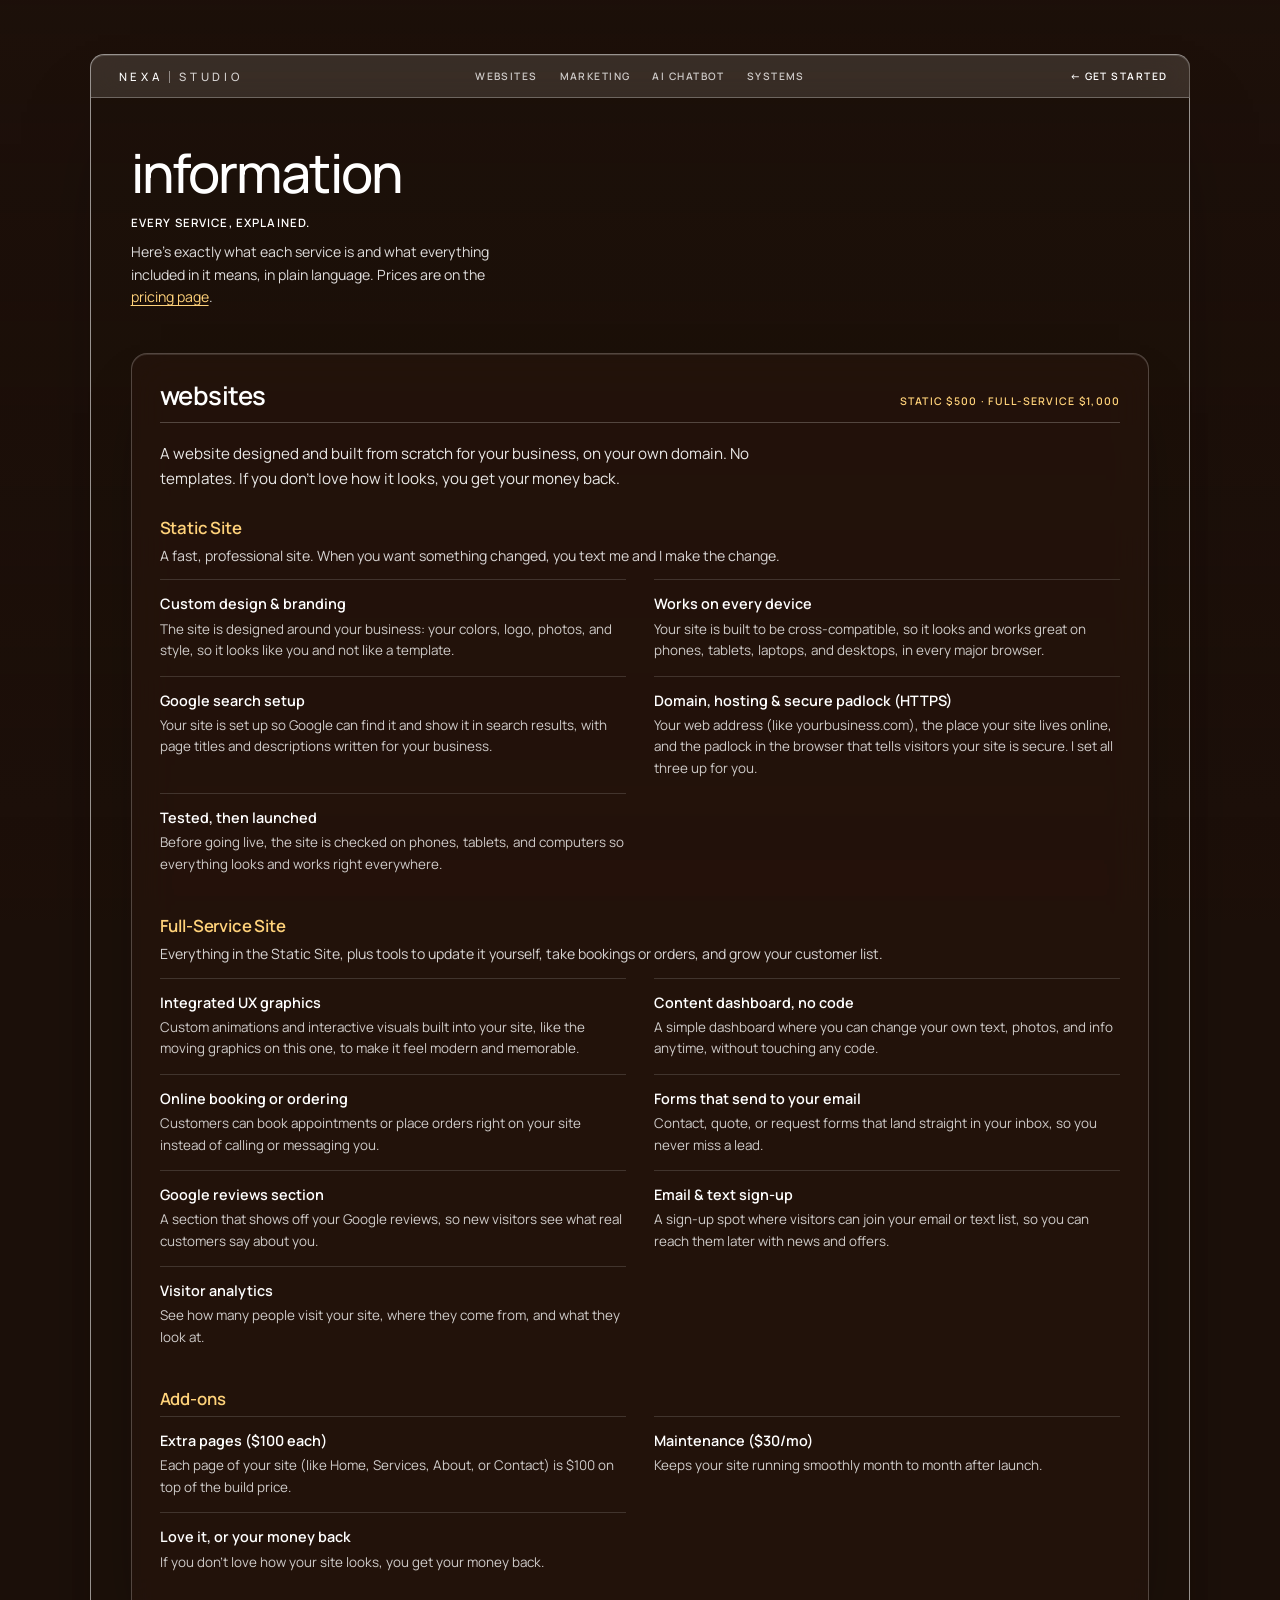
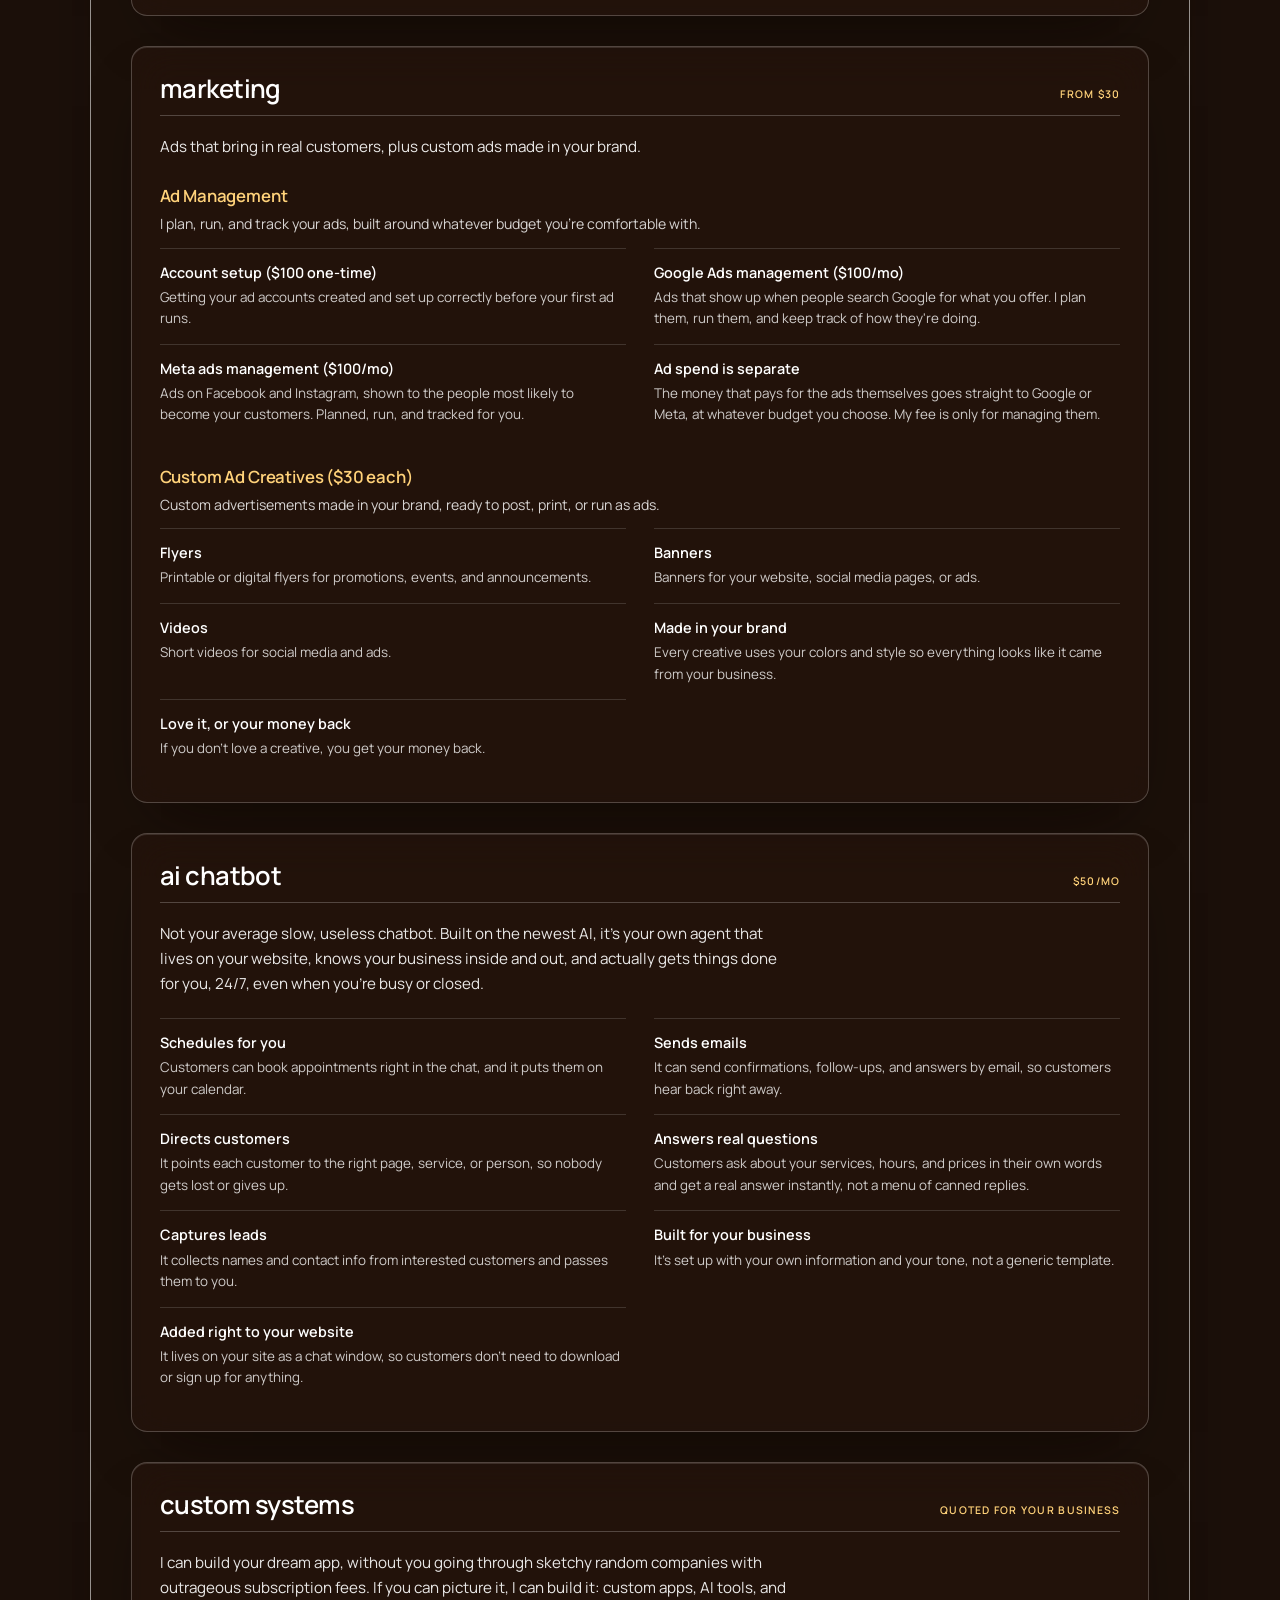
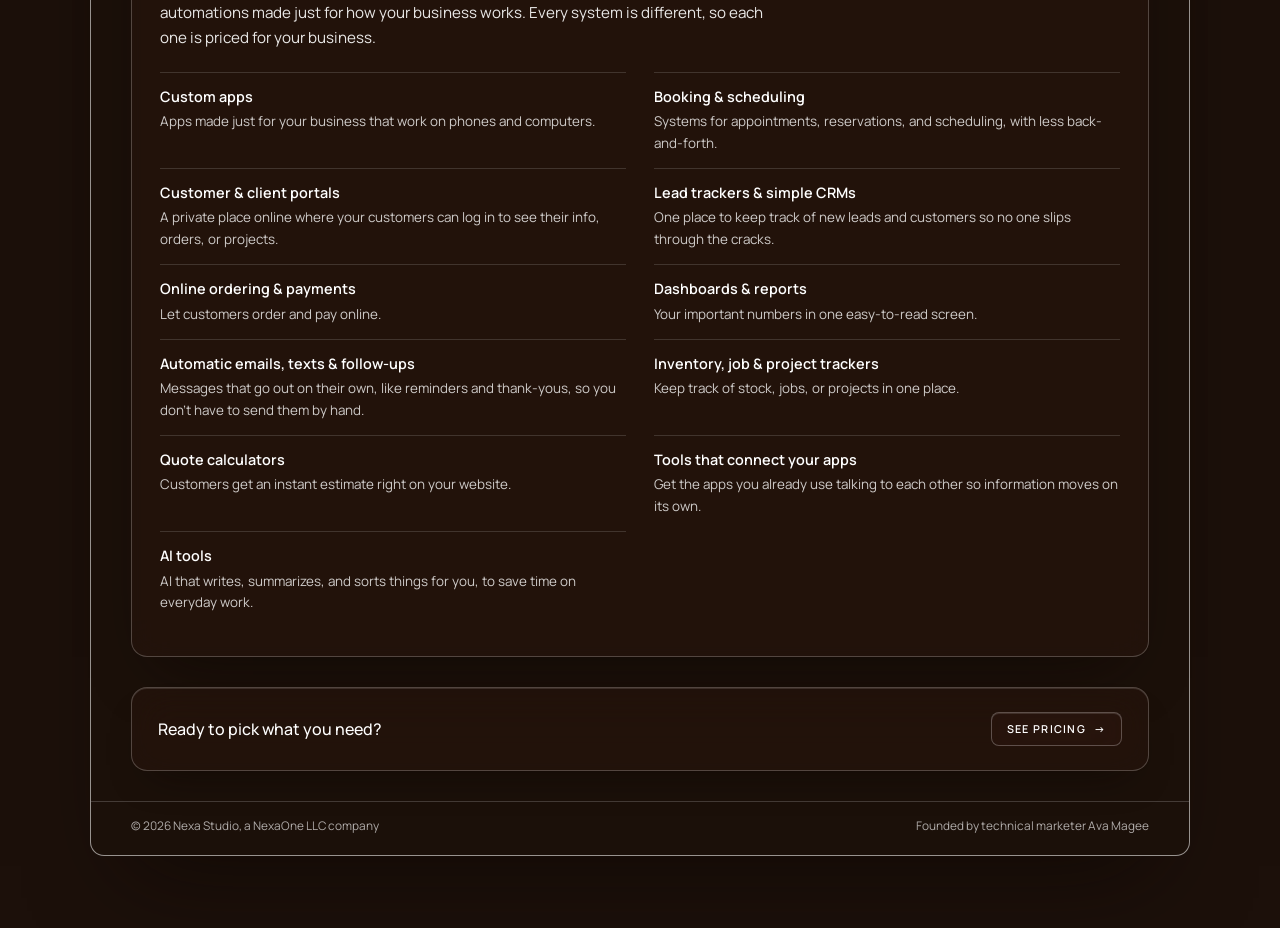
<file: info/index.html>
<!DOCTYPE html>
<html lang="en">
<head>
<meta charset="UTF-8">
<meta name="viewport" content="width=device-width, initial-scale=1.0">
<title>Information | Nexa Studio</title>
<meta name="description" content="Every Nexa Studio service and everything it includes, explained in plain language.">
<meta name="theme-color" content="#2a1810">
<link rel="icon" href="/favicon.svg" type="image/svg+xml">
<link rel="preconnect" href="https://fonts.googleapis.com">
<link rel="preconnect" href="https://fonts.gstatic.com" crossorigin>
<link href="https://fonts.googleapis.com/css2?family=Manrope:wght@300..800&display=swap" rel="stylesheet">
<link rel="stylesheet" href="/style.css">
</head>
<body class="hub-page sub-page">
<div class="hub-photo fixed" aria-hidden="true"></div>
<main class="sub" id="main">
  <div class="hub-frame sub-frame">
    <div class="pi-bar">
      <a class="hub-home" href="/" aria-label="Nexa Studio home"><span class="lg lg6 pi-logo" aria-hidden="true"><span class="lg-word">nexa</span><span class="lg-sub">studio</span></span></a>
      <nav class="sub-jump" aria-label="Jump to">
        <a href="#websites">Websites</a><a href="#marketing">Marketing</a><a href="#ai-chatbot">AI Chatbot</a><a href="#custom-systems">Systems</a>
      </nav>
      <a class="pi-cta" href="/start/">&larr; Get started</a>
    </div>

    <div class="sub-body">
      <header class="sub-head">
        <h1 class="hub-h">Information</h1>
        <p class="pi-sub">Every service, explained.</p>
        <p class="pi-desc">Here's exactly what each service is and what everything included in it means, in plain language. Prices are on the <a class="inline-link" href="/pricing/">pricing page</a>.</p>
      </header>

      <!-- Websites -->
      <section class="info-sec" id="websites" aria-labelledby="i-web">
        <div class="price-sec-head"><h2 id="i-web">Websites</h2><span class="price-note">Static $500 &middot; Full-Service $1,000</span></div>
        <p class="info-lede">A website designed and built from scratch for your business, on your own domain. No templates. If you don't love how it looks, you get your money back.</p>

        <h3 class="info-sub">Static Site</h3>
        <p class="info-intro">A fast, professional site. When you want something changed, you text me and I make the change.</p>
        <dl class="info-list">
          <div><dt>Custom design &amp; branding</dt><dd>The site is designed around your business: your colors, logo, photos, and style, so it looks like you and not like a template.</dd></div>
          <div><dt>Works on every device</dt><dd>Your site is built to be cross-compatible, so it looks and works great on phones, tablets, laptops, and desktops, in every major browser.</dd></div>
          <div><dt>Google search setup</dt><dd>Your site is set up so Google can find it and show it in search results, with page titles and descriptions written for your business.</dd></div>
          <div><dt>Domain, hosting &amp; secure padlock (HTTPS)</dt><dd>Your web address (like yourbusiness.com), the place your site lives online, and the padlock in the browser that tells visitors your site is secure. I set all three up for you.</dd></div>
          <div><dt>Tested, then launched</dt><dd>Before going live, the site is checked on phones, tablets, and computers so everything looks and works right everywhere.</dd></div>
        </dl>

        <h3 class="info-sub">Full-Service Site</h3>
        <p class="info-intro">Everything in the Static Site, plus tools to update it yourself, take bookings or orders, and grow your customer list.</p>
        <dl class="info-list">
          <div><dt>Integrated UX graphics</dt><dd>Custom animations and interactive visuals built into your site, like the moving graphics on this one, to make it feel modern and memorable.</dd></div>
          <div><dt>Content dashboard, no code</dt><dd>A simple dashboard where you can change your own text, photos, and info anytime, without touching any code.</dd></div>
          <div><dt>Online booking or ordering</dt><dd>Customers can book appointments or place orders right on your site instead of calling or messaging you.</dd></div>
          <div><dt>Forms that send to your email</dt><dd>Contact, quote, or request forms that land straight in your inbox, so you never miss a lead.</dd></div>
          <div><dt>Google reviews section</dt><dd>A section that shows off your Google reviews, so new visitors see what real customers say about you.</dd></div>
          <div><dt>Email &amp; text sign-up</dt><dd>A sign-up spot where visitors can join your email or text list, so you can reach them later with news and offers.</dd></div>
          <div><dt>Visitor analytics</dt><dd>See how many people visit your site, where they come from, and what they look at.</dd></div>
        </dl>

        <h3 class="info-sub">Add-ons</h3>
        <dl class="info-list">
          <div><dt>Extra pages ($100 each)</dt><dd>Each page of your site (like Home, Services, About, or Contact) is $100 on top of the build price.</dd></div>
          <div><dt>Maintenance ($30/mo)</dt><dd>Keeps your site running smoothly month to month after launch.</dd></div>
          <div><dt>Love it, or your money back</dt><dd>If you don't love how your site looks, you get your money back.</dd></div>
        </dl>
      </section>

      <!-- Marketing -->
      <section class="info-sec" id="marketing" aria-labelledby="i-mkt">
        <div class="price-sec-head"><h2 id="i-mkt">Marketing</h2><span class="price-note">From $30</span></div>
        <p class="info-lede">Ads that bring in real customers, plus custom ads made in your brand.</p>

        <h3 class="info-sub">Ad Management</h3>
        <p class="info-intro">I plan, run, and track your ads, built around whatever budget you're comfortable with.</p>
        <dl class="info-list">
          <div><dt>Account setup ($100 one-time)</dt><dd>Getting your ad accounts created and set up correctly before your first ad runs.</dd></div>
          <div><dt>Google Ads management ($100/mo)</dt><dd>Ads that show up when people search Google for what you offer. I plan them, run them, and keep track of how they're doing.</dd></div>
          <div><dt>Meta ads management ($100/mo)</dt><dd>Ads on Facebook and Instagram, shown to the people most likely to become your customers. Planned, run, and tracked for you.</dd></div>
          <div><dt>Ad spend is separate</dt><dd>The money that pays for the ads themselves goes straight to Google or Meta, at whatever budget you choose. My fee is only for managing them.</dd></div>
        </dl>

        <h3 class="info-sub">Custom Ad Creatives ($30 each)</h3>
        <p class="info-intro">Custom advertisements made in your brand, ready to post, print, or run as ads.</p>
        <dl class="info-list">
          <div><dt>Flyers</dt><dd>Printable or digital flyers for promotions, events, and announcements.</dd></div>
          <div><dt>Banners</dt><dd>Banners for your website, social media pages, or ads.</dd></div>
          <div><dt>Videos</dt><dd>Short videos for social media and ads.</dd></div>
          <div><dt>Made in your brand</dt><dd>Every creative uses your colors and style so everything looks like it came from your business.</dd></div>
          <div><dt>Love it, or your money back</dt><dd>If you don't love a creative, you get your money back.</dd></div>
        </dl>
      </section>

      <!-- AI Chatbot -->
      <section class="info-sec" id="ai-chatbot" aria-labelledby="i-bot">
        <div class="price-sec-head"><h2 id="i-bot">AI Chatbot</h2><span class="price-note">$50/mo</span></div>
        <p class="info-lede">Not your average slow, useless chatbot. Built on the newest AI, it's your own agent that lives on your website, knows your business inside and out, and actually gets things done for you, 24/7, even when you're busy or closed.</p>
        <dl class="info-list">
          <div><dt>Schedules for you</dt><dd>Customers can book appointments right in the chat, and it puts them on your calendar.</dd></div>
          <div><dt>Sends emails</dt><dd>It can send confirmations, follow-ups, and answers by email, so customers hear back right away.</dd></div>
          <div><dt>Directs customers</dt><dd>It points each customer to the right page, service, or person, so nobody gets lost or gives up.</dd></div>
          <div><dt>Answers real questions</dt><dd>Customers ask about your services, hours, and prices in their own words and get a real answer instantly, not a menu of canned replies.</dd></div>
          <div><dt>Captures leads</dt><dd>It collects names and contact info from interested customers and passes them to you.</dd></div>
          <div><dt>Built for your business</dt><dd>It's set up with your own information and your tone, not a generic template.</dd></div>
          <div><dt>Added right to your website</dt><dd>It lives on your site as a chat window, so customers don't need to download or sign up for anything.</dd></div>
        </dl>
      </section>

      <!-- Custom Systems -->
      <section class="info-sec" id="custom-systems" aria-labelledby="i-sys">
        <div class="price-sec-head"><h2 id="i-sys">Custom Systems</h2><span class="price-note">Quoted for your business</span></div>
        <p class="info-lede">I can build your dream app, without you going through sketchy random companies with outrageous subscription fees. If you can picture it, I can build it: custom apps, AI tools, and automations made just for how your business works. Every system is different, so each one is priced for your business.</p>
        <dl class="info-list">
          <div><dt>Custom apps</dt><dd>Apps made just for your business that work on phones and computers.</dd></div>
          <div><dt>Booking &amp; scheduling</dt><dd>Systems for appointments, reservations, and scheduling, with less back-and-forth.</dd></div>
          <div><dt>Customer &amp; client portals</dt><dd>A private place online where your customers can log in to see their info, orders, or projects.</dd></div>
          <div><dt>Lead trackers &amp; simple CRMs</dt><dd>One place to keep track of new leads and customers so no one slips through the cracks.</dd></div>
          <div><dt>Online ordering &amp; payments</dt><dd>Let customers order and pay online.</dd></div>
          <div><dt>Dashboards &amp; reports</dt><dd>Your important numbers in one easy-to-read screen.</dd></div>
          <div><dt>Automatic emails, texts &amp; follow-ups</dt><dd>Messages that go out on their own, like reminders and thank-yous, so you don't have to send them by hand.</dd></div>
          <div><dt>Inventory, job &amp; project trackers</dt><dd>Keep track of stock, jobs, or projects in one place.</dd></div>
          <div><dt>Quote calculators</dt><dd>Customers get an instant estimate right on your website.</dd></div>
          <div><dt>Tools that connect your apps</dt><dd>Get the apps you already use talking to each other so information moves on its own.</dd></div>
          <div><dt>AI tools</dt><dd>AI that writes, summarizes, and sorts things for you, to save time on everyday work.</dd></div>
        </dl>
      </section>

      <div class="sub-cta">
        <p>Ready to pick what you need?</p>
        <a class="plan-btn" href="/pricing/">See pricing <span aria-hidden="true">&rarr;</span></a>
      </div>
    </div>

    <footer class="sub-foot">
      <span>&copy; 2026 Nexa Studio, a NexaOne LLC company</span>
      <span>Founded by technical marketer Ava Magee</span>
    </footer>
  </div>
</main>
</body>
</html>
</file>
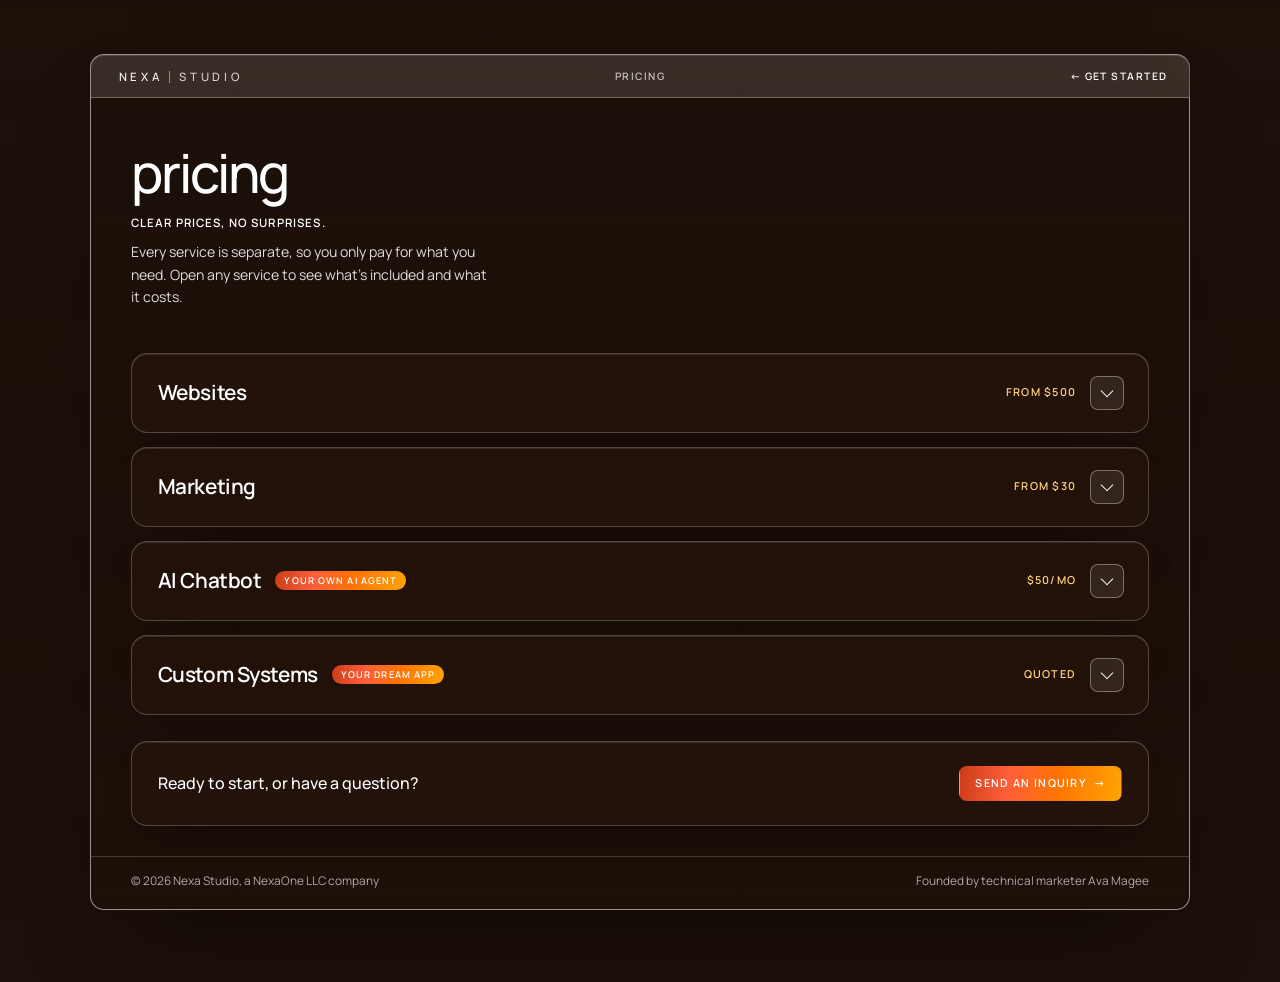
<file: pricing/index.html>
<!DOCTYPE html>
<html lang="en">
<head>
<meta charset="UTF-8">
<meta name="viewport" content="width=device-width, initial-scale=1.0">
<title>Pricing | Nexa Studio</title>
<meta name="description" content="Clear prices, no surprises. Websites, marketing, AI chatbots, and custom systems for small businesses from Nexa Studio.">
<meta name="theme-color" content="#2a1810">
<link rel="icon" href="/favicon.svg" type="image/svg+xml">
<link rel="preconnect" href="https://fonts.googleapis.com">
<link rel="preconnect" href="https://fonts.gstatic.com" crossorigin>
<link href="https://fonts.googleapis.com/css2?family=Manrope:wght@300..800&display=swap" rel="stylesheet">
<link rel="stylesheet" href="/style.css">
</head>
<body class="hub-page sub-page">
<div class="hub-photo fixed" aria-hidden="true"></div>
<main class="sub" id="main">
  <div class="hub-frame sub-frame">
    <div class="pi-bar">
      <a class="hub-home" href="/" aria-label="Nexa Studio home"><span class="lg lg6 pi-logo" aria-hidden="true"><span class="lg-word">nexa</span><span class="lg-sub">studio</span></span></a>
      <span class="hub-bar-mid">Pricing</span>
      <a class="pi-cta" href="/start/">&larr; Get started</a>
    </div>

    <div class="sub-body">
      <header class="sub-head">
        <h1 class="hub-h">Pricing</h1>
        <p class="pi-sub">Clear prices, no surprises.</p>
        <p class="pi-desc">Every service is separate, so you only pay for what you need. Open any service to see what's included and what it costs.</p>
      </header>

      <div class="svc-list">

        <!-- 1. Websites -->
        <div class="svc">
          <div class="svc-row">
            <button class="svc-toggle" type="button" aria-expanded="false" aria-controls="svc-web">
              <span class="svc-name">Websites</span>
              <span class="svc-from">from $500</span>
              <span class="chev" aria-hidden="true"></span>
            </button>
          </div>
          <div class="svc-body" id="svc-web"><div class="svc-inner">
            <div class="opt">
              <div class="opt-top"><b>Static Site</b><span>$500 one-time</span></div>
              <p>A fast, professional site built for your business. You text me changes and I make them.</p>
              <p class="opt-inc">Custom design &amp; branding &middot; Works on every device &middot; Google search setup &middot; Domain, hosting &amp; HTTPS setup &middot; Tested on every device, then launched</p>
            </div>
            <div class="opt">
              <div class="opt-top"><b>Full-Service Site</b><span>$1,000 one-time</span></div>
              <p>Everything in the Static Site, plus tools to update it yourself, take bookings or orders, and grow your customer list.</p>
              <p class="opt-inc">Integrated UX graphics &middot; Content dashboard, no code &middot; Online booking or ordering &middot; Forms to your email &middot; Google reviews section &middot; Email &amp; text sign-up &middot; Visitor analytics</p>
            </div>
            <div class="opt opt-small">
              <div class="opt-top"><b>Add-ons</b><span>+ $100 per page &nbsp;&middot;&nbsp; + $30/mo maintenance</span></div>
              <p>Love how it looks, or your money back.</p>
            </div>
            <a class="more-info" href="/info/#websites">More info on websites <span aria-hidden="true">&rarr;</span></a>
          </div></div>
        </div>

        <!-- 2. Marketing -->
        <div class="svc">
          <div class="svc-row">
            <button class="svc-toggle" type="button" aria-expanded="false" aria-controls="svc-mkt">
              <span class="svc-name">Marketing</span>
              <span class="svc-from">from $30</span>
              <span class="chev" aria-hidden="true"></span>
            </button>
          </div>
          <div class="svc-body" id="svc-mkt"><div class="svc-inner">
            <div class="opt">
              <div class="opt-top"><b>Ad Management</b><span>$100/mo per platform</span></div>
              <p>I plan, run, and track your ads, built around whatever budget you're comfortable with.</p>
              <ul class="opt-rows">
                <li><span>Account setup</span><span>$100 one-time</span></li>
                <li><span>Google Ads management</span><span>$100/mo</span></li>
                <li><span>Meta ads management (Facebook &amp; Instagram)</span><span>$100/mo</span></li>
              </ul>
              <p class="opt-inc">Ad spend is not included. You pay Google and Meta directly, at whatever budget you choose.</p>
            </div>
            <div class="opt">
              <div class="opt-top"><b>Custom Ad Creatives</b><span>$30 per creative</span></div>
              <p>Custom advertisements made in your brand, ready to post, print, or run as ads.</p>
              <p class="opt-inc">Flyers &middot; Banners &middot; Videos &middot; Made in your brand's colors and style &middot; Love it, or your money back</p>
            </div>
            <a class="more-info" href="/info/#marketing">More info on marketing <span aria-hidden="true">&rarr;</span></a>
          </div></div>
        </div>

        <!-- 3. AI Chatbot -->
        <div class="svc">
          <div class="svc-row">
            <button class="svc-toggle" type="button" aria-expanded="false" aria-controls="svc-bot">
              <span class="svc-name">AI Chatbot</span><span class="svc-tagline">Your own AI agent</span>
              <span class="svc-from">$50/mo</span>
              <span class="chev" aria-hidden="true"></span>
            </button>
          </div>
          <div class="svc-body" id="svc-bot"><div class="svc-inner">
            <div class="opt">
              <div class="opt-top"><b>Custom AI Chatbot</b><span>$50/mo</span></div>
              <p>Not your average slow, useless chatbot. Built on the newest AI, it's your own agent that knows your business and gets things done for you, 24/7.</p>
              <p class="opt-inc">Books appointments &middot; Sends emails &middot; Directs customers to the right place &middot; Answers questions about your services, hours, and prices &middot; Captures leads for you &middot; Built for your business, not a generic template &middot; Added right to your website</p>
            </div>
            <a class="more-info" href="/info/#ai-chatbot">More info on the AI chatbot <span aria-hidden="true">&rarr;</span></a>
          </div></div>
        </div>

        <!-- 4. Custom Systems -->
        <div class="svc">
          <div class="svc-row">
            <button class="svc-toggle" type="button" aria-expanded="false" aria-controls="svc-sys">
              <span class="svc-name">Custom Systems</span><span class="svc-tagline">Your dream app</span>
              <span class="svc-from">quoted</span>
              <span class="chev" aria-hidden="true"></span>
            </button>
          </div>
          <div class="svc-body" id="svc-sys"><div class="svc-inner">
            <div class="opt">
              <div class="opt-top"><b>Custom Builds</b><span>Priced for your business</span></div>
              <p>I can build your dream app, without you going through sketchy random companies with outrageous subscription fees. If you can picture it, I can build it: custom apps, AI tools, and automations made just for your business.</p>
              <p class="opt-inc">Custom apps &middot; Booking &amp; scheduling &middot; Customer and client portals &middot; Lead trackers &amp; simple CRMs &middot; Online ordering &amp; payments &middot; Dashboards &amp; reports &middot; Automatic emails, texts &amp; follow-ups &middot; Inventory, job &amp; project trackers &middot; Quote calculators &middot; Tools that connect your apps &middot; AI tools that write, summarize &amp; sort</p>
            </div>
            <a class="more-info" href="/info/#custom-systems">More info on custom systems <span aria-hidden="true">&rarr;</span></a>
          </div></div>
        </div>

      </div>
      <div class="sub-cta">
        <p>Ready to start, or have a question?</p>
        <a class="plan-btn inquire-btn" href="/contact/">Send an inquiry <span aria-hidden="true">&rarr;</span></a>
      </div>
    </div>

    <footer class="sub-foot">
      <span>&copy; 2026 Nexa Studio, a NexaOne LLC company</span>
      <span>Founded by technical marketer Ava Magee</span>
    </footer>
  </div>
</main>
<script>
  (function () {
    /* dropdowns */
    document.querySelectorAll('.svc-toggle').forEach(function (btn) {
      btn.addEventListener('click', function () {
        var open = btn.getAttribute('aria-expanded') === 'true';
        btn.setAttribute('aria-expanded', String(!open));
        btn.closest('.svc').classList.toggle('open', !open);
      });
    });
  })();
</script>
</body>
</html>
</file>
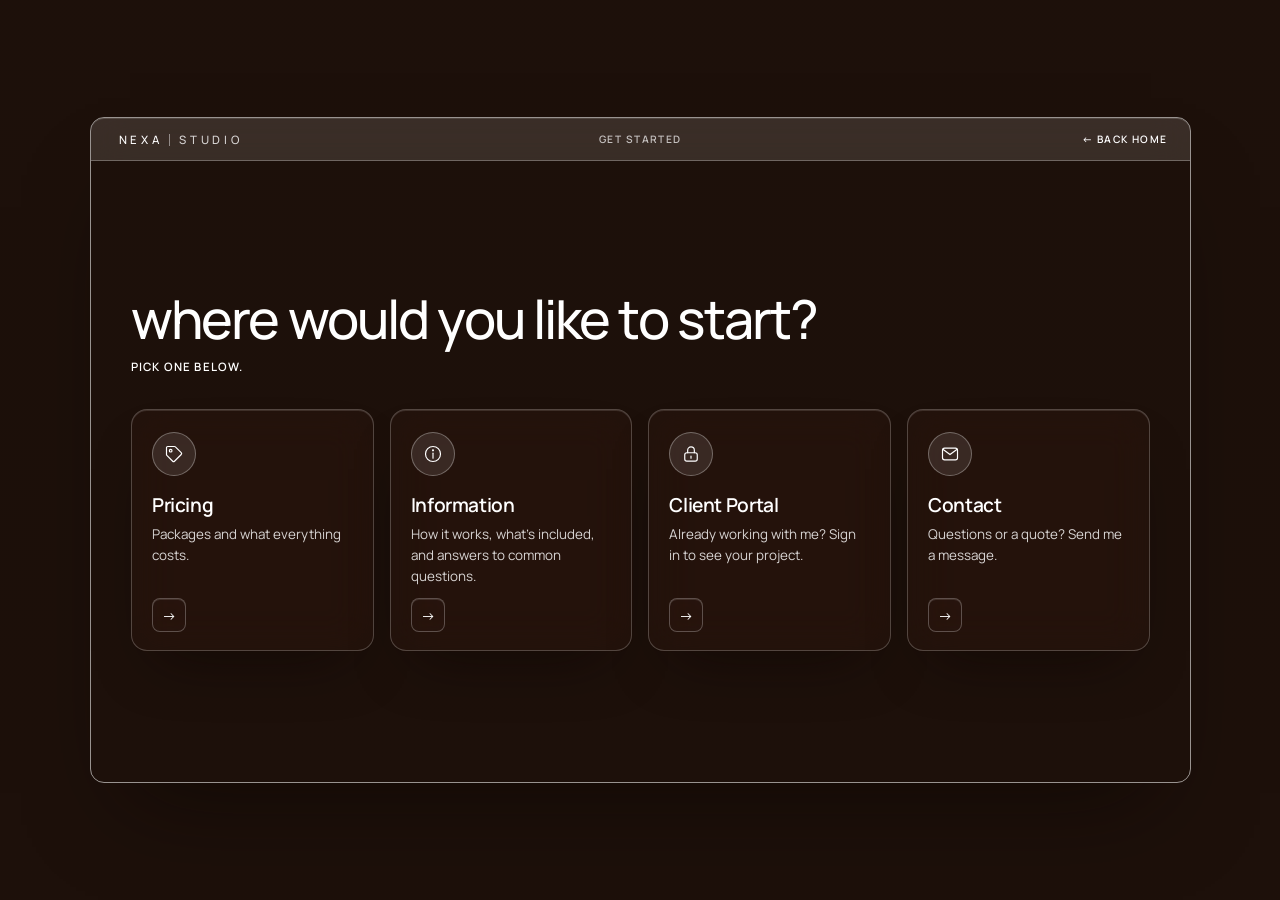
<file: start/index.html>
<!DOCTYPE html>
<html lang="en">
<head>
<meta charset="UTF-8">
<meta name="viewport" content="width=device-width, initial-scale=1.0">
<title>Get Started | Nexa Studio</title>
<meta name="description" content="See pricing, learn how Nexa Studio works, sign in to your client portal, or get in touch.">
<meta name="theme-color" content="#2a1810">
<link rel="icon" href="/favicon.svg" type="image/svg+xml">
<link rel="preconnect" href="https://fonts.googleapis.com">
<link rel="preconnect" href="https://fonts.gstatic.com" crossorigin>
<link href="https://fonts.googleapis.com/css2?family=Manrope:wght@300..800&display=swap" rel="stylesheet">
<link rel="stylesheet" href="/style.css">
</head>
<body class="hub-page">
<main class="hub" id="main">
  <div class="hub-photo" aria-hidden="true"></div>
  <div class="hub-frame">
    <div class="pi-bar">
      <a class="hub-home" href="/" aria-label="Nexa Studio home"><span class="lg lg6 pi-logo" aria-hidden="true"><span class="lg-word">nexa</span><span class="lg-sub">studio</span></span></a>
      <span class="hub-bar-mid">Get started</span>
      <a class="pi-cta" href="/">&larr; Back home</a>
    </div>
    <div class="hub-body">
      <div class="hub-head">
        <h1 class="hub-h">Where would you like to start?</h1>
        <p class="pi-sub">Pick one below.</p>
      </div>
      <nav class="hub-cards" aria-label="Get started options">
        <a class="hub-card" href="/pricing/">
          <span class="hub-ico" aria-hidden="true"><svg viewBox="0 0 24 24"><path d="M3 12.6V4.5A1.5 1.5 0 0 1 4.5 3h8.1a1.5 1.5 0 0 1 1.06.44l7 7a1.5 1.5 0 0 1 0 2.12l-8.1 8.1a1.5 1.5 0 0 1-2.12 0l-7-7A1.5 1.5 0 0 1 3 12.6z"/><circle cx="8" cy="8" r="1.6"/></svg></span>
          <span class="hub-t">Pricing</span>
          <span class="hub-d">Packages and what everything costs.</span>
          <span class="hub-go" aria-hidden="true">&rarr;</span>
        </a>
        <a class="hub-card" href="/info/">
          <span class="hub-ico" aria-hidden="true"><svg viewBox="0 0 24 24"><circle cx="12" cy="12" r="9"/><path d="M12 11v6"/><circle cx="12" cy="7.6" r=".6"/></svg></span>
          <span class="hub-t">Information</span>
          <span class="hub-d">How it works, what's included, and answers to common questions.</span>
          <span class="hub-go" aria-hidden="true">&rarr;</span>
        </a>
        <a class="hub-card" href="/portal/">
          <span class="hub-ico" aria-hidden="true"><svg viewBox="0 0 24 24"><rect x="4.5" y="10.5" width="15" height="10" rx="2.5"/><path d="M8 10.5V7.5a4 4 0 0 1 8 0v3"/><path d="M12 14.5v2.5"/></svg></span>
          <span class="hub-t">Client Portal</span>
          <span class="hub-d">Already working with me? Sign in to see your project.</span>
          <span class="hub-go" aria-hidden="true">&rarr;</span>
        </a>
        <a class="hub-card" href="/contact/">
          <span class="hub-ico" aria-hidden="true"><svg viewBox="0 0 24 24"><rect x="3" y="5" width="18" height="14" rx="2.5"/><path d="M3.8 6.5l8.2 6.2 8.2-6.2"/></svg></span>
          <span class="hub-t">Contact</span>
          <span class="hub-d">Questions or a quote? Send me a message.</span>
          <span class="hub-go" aria-hidden="true">&rarr;</span>
        </a>
      </nav>
    </div>
  </div>
</main>
<script>
  /* floating screen: tilts a little toward the cursor (same feel as the homepage) */
  (function () {
    if (!window.matchMedia || !matchMedia('(pointer: fine)').matches || matchMedia('(prefers-reduced-motion: reduce)').matches) return;
    var root = document.documentElement, tx = 0, ty = 0, cx = 0, cy = 0, run = false;
    var step = function () {
      cx += (tx - cx) * 0.07; cy += (ty - cy) * 0.07;
      root.style.setProperty('--mx', cx.toFixed(4)); root.style.setProperty('--my', cy.toFixed(4));
      if (Math.abs(tx - cx) > 0.001 || Math.abs(ty - cy) > 0.001) requestAnimationFrame(step); else run = false;
    };
    var kick = function () { if (!run) { run = true; requestAnimationFrame(step); } };
    addEventListener('pointermove', function (e) { tx = e.clientX / innerWidth - 0.5; ty = e.clientY / innerHeight - 0.5; kick(); }, { passive: true });
    document.addEventListener('pointerleave', function () { tx = 0; ty = 0; kick(); });
  })();
</script>
</body>
</html>
</file>
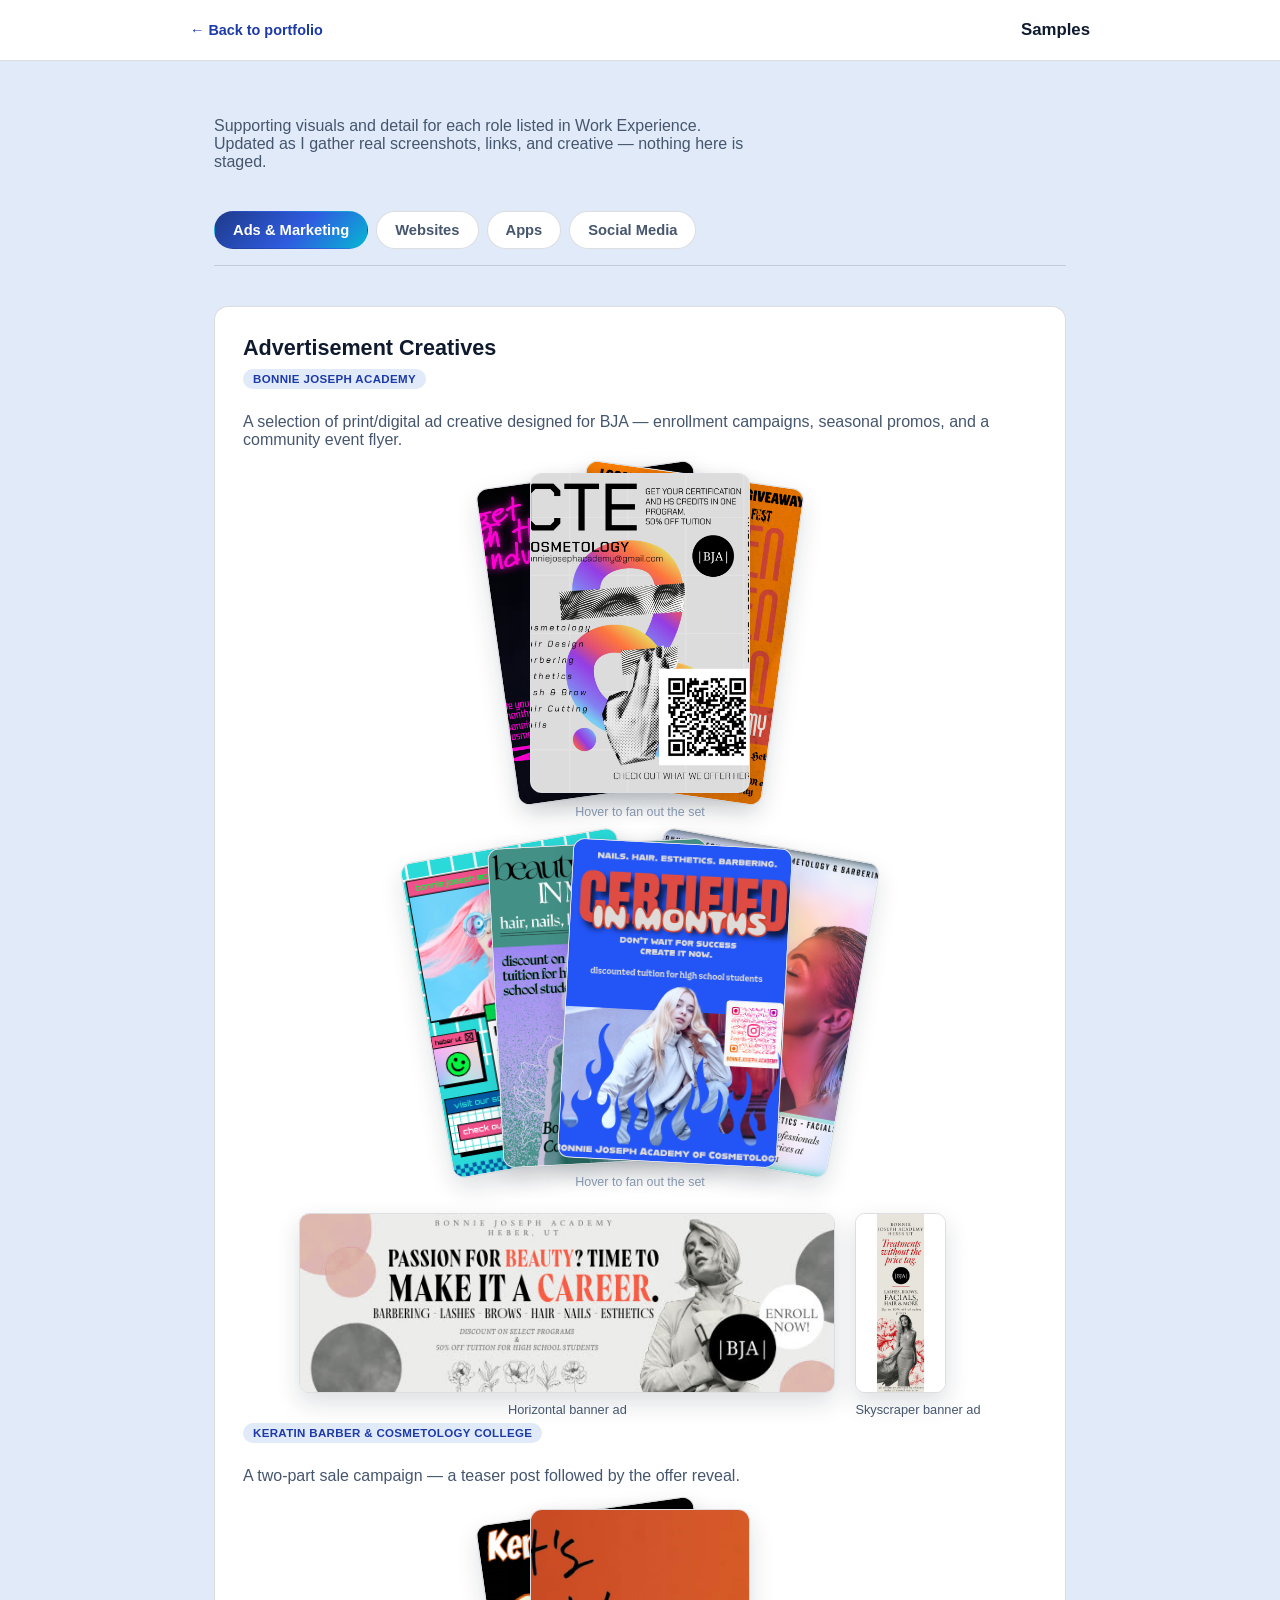
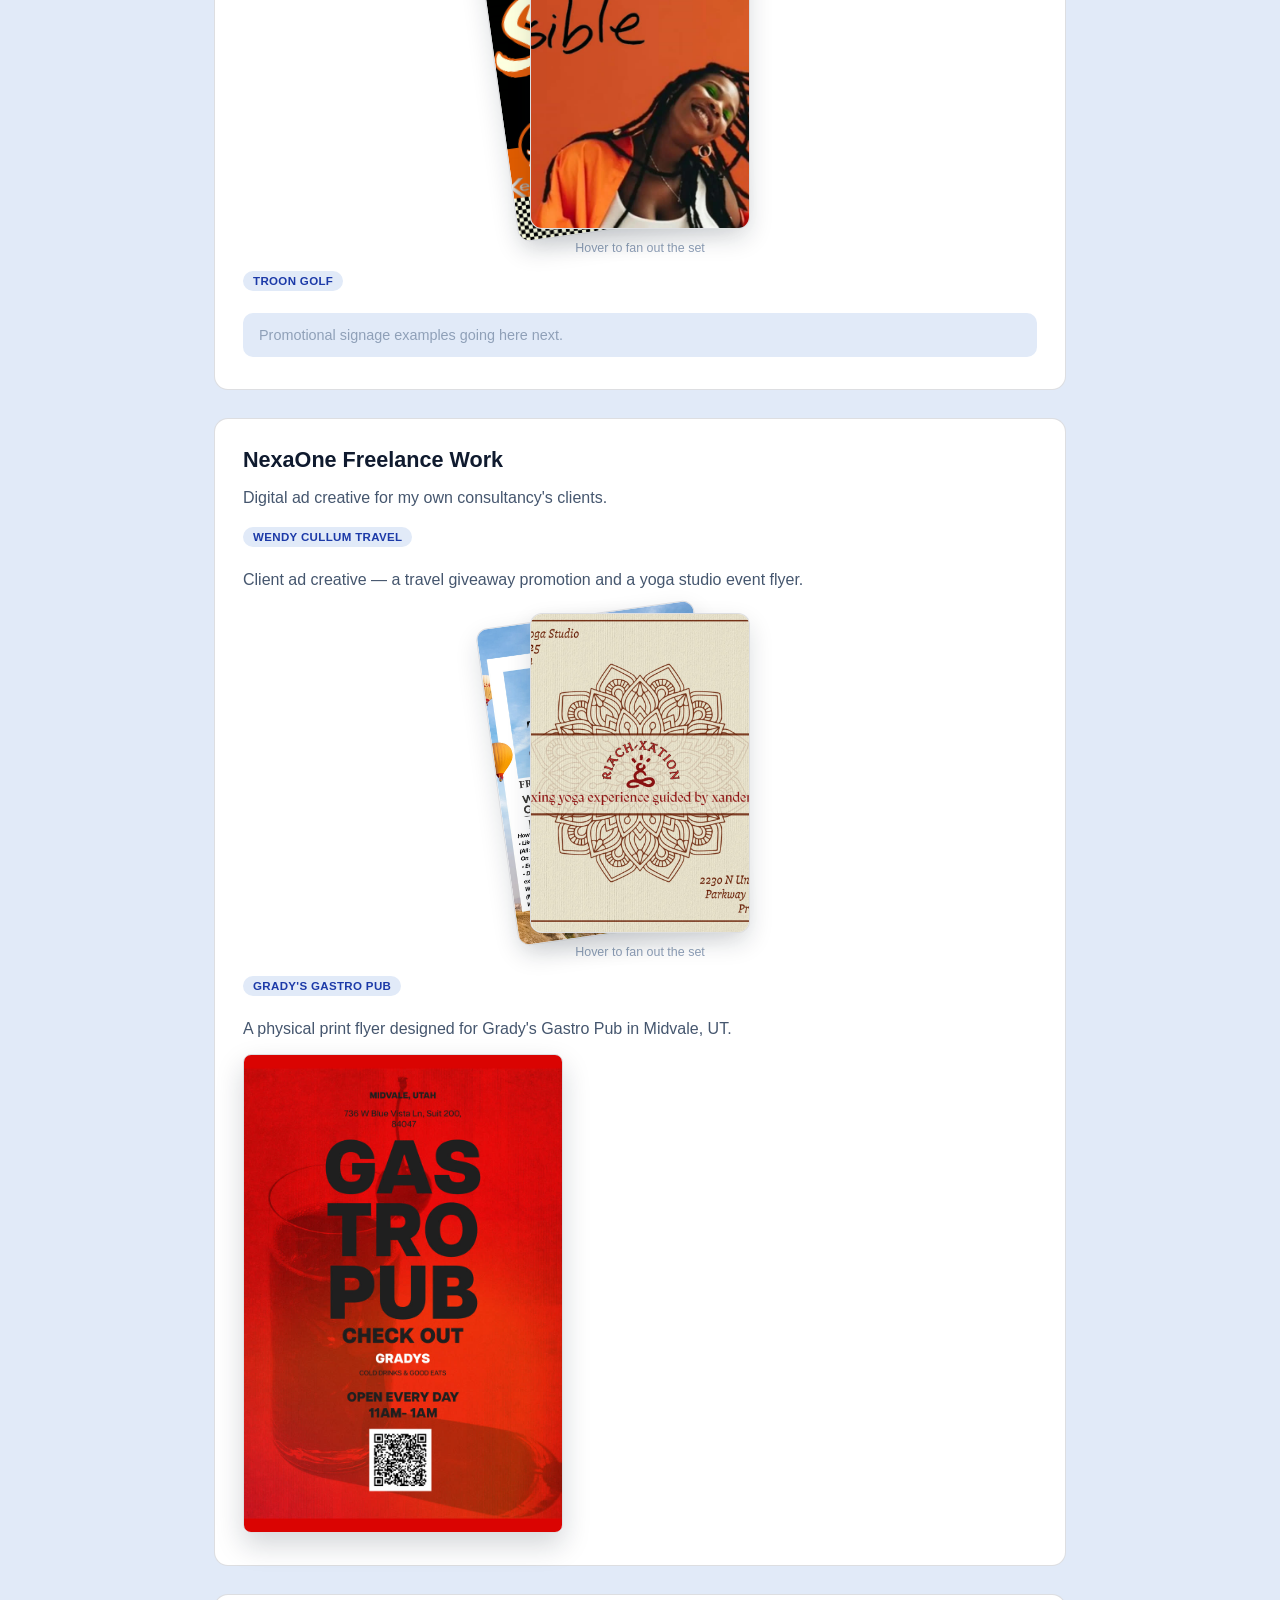
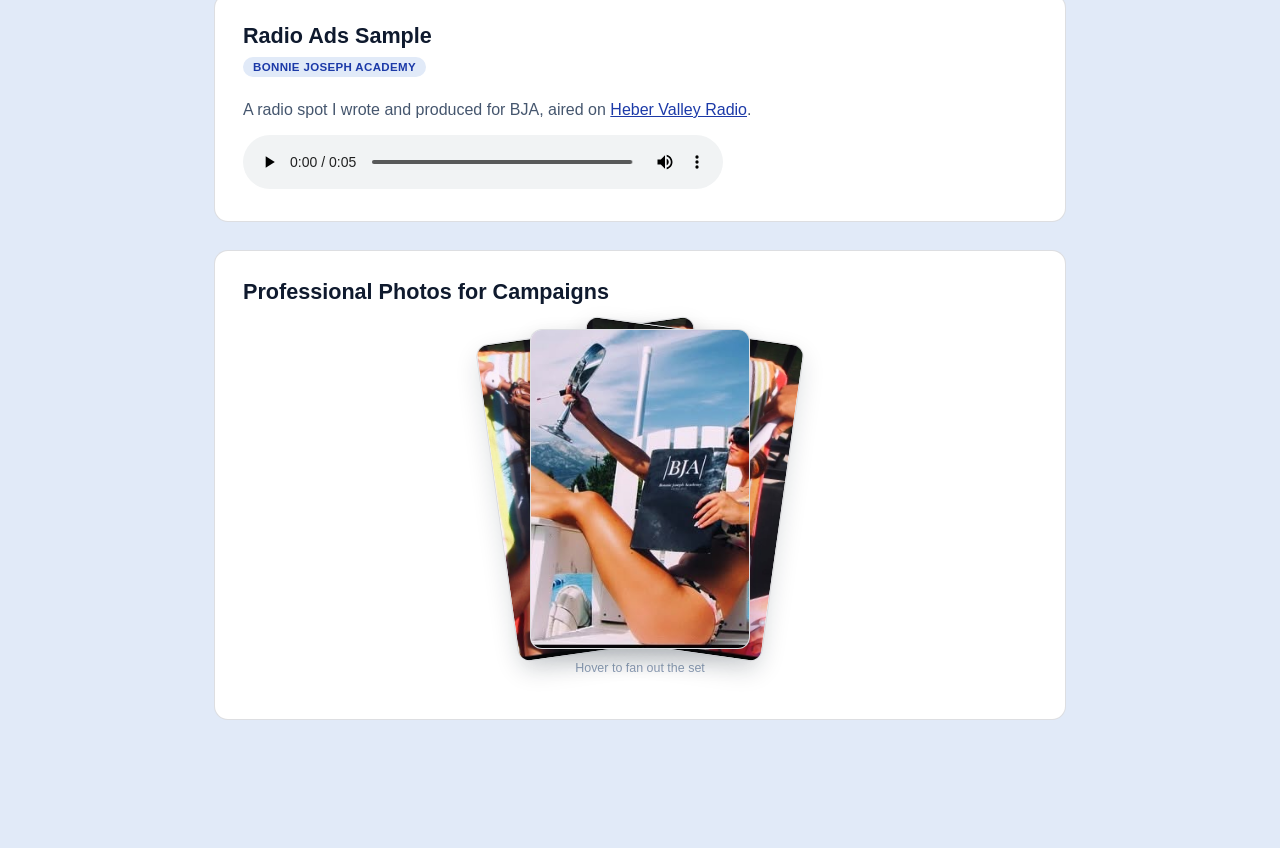
<file: examples.html>
<!doctype html>
<html lang="en">
<head>
<meta charset="UTF-8" />
<meta name="viewport" content="width=device-width, initial-scale=1.0" />
<title>Samples — Ava Magee</title>
<style>
  :root {
    --ink: #0f1a2e;
    --ink-soft: #45566e;
    --ink-faint: #8fa0b8;
    --surface: #ffffff;
    --surface-alt: #e1eaf8;
    --accent: #2f5ce0;
    --accent-strong: #1c3aa8;
    --accent-2: #06b6d4;
    --grad: linear-gradient(135deg, #1e3a8a 0%, #2f5ce0 55%, #06b6d4 100%);
    --line: rgba(15, 26, 46, 0.14);
    --line-soft: rgba(15, 26, 46, 0.08);
  }
  * { box-sizing: border-box; }
  body {
    margin: 0;
    font-family: -apple-system, "Segoe UI", Roboto, Helvetica, Arial, sans-serif;
    color: var(--ink);
    background: var(--surface-alt);
  }
  a { color: var(--accent-strong); }
  header.top {
    background: var(--surface);
    border-bottom: 1px solid var(--line);
    padding: 20px 24px;
    position: sticky;
    top: 0;
    z-index: 5;
  }
  .top-inner {
    max-width: 900px;
    margin: 0 auto;
    display: flex;
    align-items: center;
    justify-content: space-between;
    gap: 16px;
    flex-wrap: wrap;
  }
  .back-link {
    font-weight: 600;
    text-decoration: none;
    font-size: 0.9rem;
  }
  .top-title { font-weight: 800; font-size: 1.05rem; }
  main { max-width: 900px; margin: 0 auto; padding: 40px 24px 100px; }
  .intro { color: var(--ink-soft); margin-bottom: 40px; max-width: 60ch; }
  nav.jump {
    display: flex;
    flex-wrap: wrap;
    gap: 8px;
    margin-bottom: 48px;
  }
  nav.jump a {
    font-size: 0.82rem;
    font-weight: 600;
    text-decoration: none;
    background: var(--surface);
    border: 1px solid var(--line);
    padding: 8px 14px;
    border-radius: 999px;
    color: var(--ink-soft);
  }
  nav.jump a:hover { border-color: var(--accent); color: var(--accent-strong); }

  .tabs {
    display: flex;
    flex-wrap: wrap;
    gap: 8px;
    margin-bottom: 40px;
    border-bottom: 1px solid var(--line);
    padding-bottom: 16px;
  }
  .tab-btn {
    font: inherit;
    font-size: 0.92rem;
    font-weight: 700;
    cursor: pointer;
    background: var(--surface);
    border: 1px solid var(--line);
    padding: 10px 18px;
    border-radius: 999px;
    color: var(--ink-soft);
    transition: color 0.2s ease, background 0.2s ease, border-color 0.2s ease, transform 0.15s ease;
  }
  .tab-btn:hover { border-color: var(--accent); color: var(--accent-strong); transform: translateY(-1px); }
  .tab-btn.active { background: var(--grad); border-color: transparent; color: #fff; }
  .tab-group-label {
    font-size: 0.72rem;
    font-weight: 700;
    text-transform: uppercase;
    letter-spacing: 0.06em;
    color: var(--ink-faint);
    margin: 0 0 14px;
  }
  .tab-panel[hidden] { display: none; }
  section.job {
    scroll-margin-top: 90px;
    background: var(--surface);
    border: 1px solid var(--line);
    border-radius: 14px;
    padding: 28px 28px 32px;
    margin-bottom: 28px;
  }
  section.job h2 { margin: 0 0 4px; font-size: 1.35rem; }
  section.job .role { color: var(--accent-strong); font-weight: 600; font-size: 0.9rem; margin-bottom: 20px; }
  .shots {
    display: grid;
    grid-template-columns: repeat(auto-fit, minmax(260px, 1fr));
    gap: 20px;
    margin-top: 12px;
  }
  figure { margin: 0; }
  figure img {
    width: 100%;
    display: block;
    border-radius: 10px;
    border: 1px solid var(--line);
  }
  figcaption {
    font-size: 0.84rem;
    color: var(--ink-soft);
    margin-top: 8px;
    line-height: 1.4;
  }
  .banner-row {
    display: flex;
    flex-wrap: wrap;
    gap: 20px;
    justify-content: center;
    align-items: flex-end;
    margin-top: 24px;
  }
  .banner-row figure { margin: 0; text-align: center; }
  .banner-row img {
    height: 180px;
    width: auto;
    max-width: 100%;
    display: block;
    border-radius: 10px;
    border: 1px solid var(--line);
    box-shadow: 0 10px 24px rgba(15, 26, 46, 0.14);
  }
  .banner-row figcaption {
    font-size: 0.8rem;
    color: var(--ink-soft);
    margin-top: 8px;
  }
  .pending {
    font-size: 0.9rem;
    color: var(--ink-faint);
    background: var(--surface-alt);
    padding: 14px 16px;
    border-radius: 10px;
    margin-top: 14px;
  }
  .tiktok-card {
    border: 1px solid var(--line);
    border-radius: 10px;
    padding: 16px 18px;
    margin-bottom: 14px;
    background: var(--surface);
  }
  .tiktok-caption { margin: 0 0 10px; color: var(--ink-soft); font-size: 0.9rem; line-height: 1.5; }
  .tiktok-link { font-weight: 700; font-size: 0.88rem; text-decoration: none; }
  .tiktok-link:hover { text-decoration: underline; }
  .tiktok-row {
    display: flex;
    flex-wrap: wrap;
    gap: 16px;
    justify-content: center;
  }
  .tiktok-row .tiktok-embed { margin: 0 !important; flex: 1 1 325px; max-width: 340px !important; }
  a.fan-card { text-decoration: none; }
  .fan-play {
    position: absolute;
    bottom: 8px;
    left: 8px;
    width: 26px;
    height: 26px;
    border-radius: 50%;
    background: rgba(0, 0, 0, 0.55);
    color: #fff;
    display: flex;
    align-items: center;
    justify-content: center;
    font-size: 0.7rem;
  }
  .fan-stats {
    position: absolute;
    top: 8px;
    right: 8px;
    background: rgba(0, 0, 0, 0.65);
    color: #fff;
    font-size: 0.68rem;
    font-weight: 600;
    padding: 4px 8px;
    border-radius: 999px;
    opacity: 0;
    transition: opacity 0.2s ease;
    pointer-events: none;
    white-space: nowrap;
  }
  .fan-card:hover .fan-stats, .fan-card:focus .fan-stats { opacity: 1; }
  .link-card {
    border: 1px solid var(--line);
    border-radius: 10px;
    padding: 14px 18px;
    margin-bottom: 10px;
    background: var(--surface);
    display: flex;
    align-items: center;
    justify-content: space-between;
    gap: 12px;
    flex-wrap: wrap;
  }
  .link-card .link-label { font-size: 0.88rem; color: var(--ink-soft); }
  .link-card a { font-weight: 700; font-size: 0.88rem; text-decoration: none; white-space: nowrap; }
  .link-card a:hover { text-decoration: underline; }

  .job-tag {
    display: inline-block;
    font-size: 0.72rem;
    font-weight: 700;
    letter-spacing: 0.03em;
    text-transform: uppercase;
    color: var(--accent-strong);
    background: var(--surface-alt);
    padding: 4px 10px;
    border-radius: 999px;
    margin: 4px 0 8px;
  }

  /* Site card: a fan-card styled like a mini browser window, for
     linking out to a live site instead of showing a static image. */
  a.fan-card.site-card { display: flex; flex-direction: column; }
  .site-card .browser-bar {
    flex: 0 0 auto;
    display: flex;
    align-items: center;
    gap: 4px;
    padding: 7px 8px;
    background: #e9edf5;
    border-bottom: 1px solid var(--line);
  }
  .site-card .browser-dot { width: 6px; height: 6px; border-radius: 50%; background: #c7cede; flex-shrink: 0; }
  .site-card .browser-url {
    margin-left: 5px;
    font-size: 0.6rem;
    color: var(--ink-faint);
    overflow: hidden;
    text-overflow: ellipsis;
    white-space: nowrap;
    font-family: ui-monospace, "SF Mono", Consolas, monospace;
  }
  .site-card img { flex: 1 1 auto; min-height: 0; }

  /* Site grid: standalone cards (not a hover-fan) for every linked website,
     styled the same browser-mockup way as the single yoga site-card. */
  .site-grid {
    display: grid;
    grid-template-columns: repeat(auto-fit, minmax(230px, 1fr));
    gap: 20px;
    margin-top: 20px;
  }
  .site-grid-card {
    display: flex;
    flex-direction: column;
    border-radius: 12px;
    overflow: hidden;
    border: 1px solid var(--line);
    box-shadow: 0 10px 24px rgba(15, 26, 46, 0.14);
    background: var(--surface);
    text-decoration: none;
    color: inherit;
    transition: transform 0.25s cubic-bezier(.2,.8,.2,1), box-shadow 0.25s ease;
  }
  .site-grid-card:hover, .site-grid-card:focus-visible {
    transform: translateY(-6px);
    box-shadow: 0 16px 30px rgba(15, 26, 46, 0.22);
  }
  .site-grid-card .browser-bar { flex: 0 0 auto; }
  .site-grid-card .shot-wrap {
    aspect-ratio: 16 / 10;
    overflow: hidden;
    background: var(--surface-alt);
  }
  .site-grid-card .shot-wrap img { width: 100%; height: 100%; object-fit: cover; display: block; }
  .shot-placeholder {
    width: 100%;
    height: 100%;
    display: flex;
    align-items: center;
    justify-content: center;
    text-align: center;
    padding: 16px;
    color: #fff;
    font-weight: 800;
    font-size: 1.1rem;
    letter-spacing: -0.01em;
  }
  .site-grid-card .card-label {
    padding: 12px 14px;
    font-size: 0.84rem;
    font-weight: 600;
    color: var(--ink-soft);
    border-top: 1px solid var(--line-soft);
  }

  /* Card fan: a set of related images that overlap at rest and
     spread apart on hover/focus, like fanning out a hand of cards. */
  .card-fan {
    position: relative;
    height: 320px;
    margin: 24px auto 12px;
    max-width: 520px;
    display: flex;
    justify-content: center;
  }
  .card-fan .fan-card {
    position: absolute;
    top: 0;
    width: 220px;
    height: 320px;
    border-radius: 12px;
    overflow: hidden;
    border: 1px solid var(--line);
    box-shadow: 0 10px 24px rgba(15, 26, 46, 0.14);
    background: var(--surface);
    transition: transform 0.35s cubic-bezier(.2,.8,.2,1), box-shadow 0.35s ease, z-index 0s;
    cursor: pointer;
  }
  .card-fan .fan-card img { width: 100%; height: 100%; object-fit: cover; display: block; }
  .card-fan .fan-card:nth-child(1) { transform: translateX(-34px) rotate(-8deg); z-index: 1; }
  .card-fan .fan-card:nth-child(2) { transform: translateX(0) rotate(0deg); z-index: 2; }
  .card-fan .fan-card:nth-child(3) { transform: translateX(34px) rotate(8deg); z-index: 1; }
  .card-fan:hover .fan-card,
  .card-fan:focus-within .fan-card { box-shadow: 0 16px 30px rgba(15, 26, 46, 0.22); }
  .card-fan:hover .fan-card:nth-child(1),
  .card-fan:focus-within .fan-card:nth-child(1) { transform: translateX(-160px) rotate(-4deg) translateY(-6px); }
  .card-fan:hover .fan-card:nth-child(2),
  .card-fan:focus-within .fan-card:nth-child(2) { transform: translateX(0) rotate(0deg) translateY(-14px); z-index: 3; }
  .card-fan:hover .fan-card:nth-child(3),
  .card-fan:focus-within .fan-card:nth-child(3) { transform: translateX(160px) rotate(4deg) translateY(-6px); }
  .fan-hint {
    text-align: center;
    font-size: 0.78rem;
    color: var(--ink-faint);
    margin-top: 10px;
  }
  .video-embed {
    position: relative;
    width: 100%;
    max-width: 640px;
    aspect-ratio: 16 / 9;
    border-radius: 12px;
    overflow: hidden;
    border: 1px solid var(--line);
    box-shadow: 0 10px 24px rgba(15, 26, 46, 0.14);
    margin: 16px auto 24px;
  }
  .video-embed iframe {
    position: absolute;
    top: 0;
    left: 0;
    width: 100%;
    height: 100%;
    border: 0;
  }
  .fb-embed {
    display: flex;
    justify-content: center;
    margin: 16px 0 24px;
  }
  .fb-embed iframe {
    max-width: 100%;
    border: none;
    overflow: hidden;
    border-radius: 10px;
  }
  @media (max-width: 640px) {
    .card-fan { height: 260px; }
    .card-fan .fan-card { width: 160px; height: 232px; }
    .card-fan:hover .fan-card:nth-child(1), .card-fan:focus-within .fan-card:nth-child(1) { transform: translateX(-90px) rotate(-4deg) translateY(-6px); }
    .card-fan:hover .fan-card:nth-child(3), .card-fan:focus-within .fan-card:nth-child(3) { transform: translateX(90px) rotate(4deg) translateY(-6px); }
  }

  /* Quad variant: 4 portrait cards (e.g. TikTok thumbnails) in one row. */
  .card-fan.quad {
    height: 320px;
    max-width: 900px;
  }
  .card-fan.quad .fan-card:nth-child(1) { transform: translateX(-105px) rotate(-12deg); z-index: 1; }
  .card-fan.quad .fan-card:nth-child(2) { transform: translateX(-35px) rotate(-4deg); z-index: 2; }
  .card-fan.quad .fan-card:nth-child(3) { transform: translateX(35px) rotate(4deg); z-index: 2; }
  .card-fan.quad .fan-card:nth-child(4) { transform: translateX(105px) rotate(12deg); z-index: 1; }
  .card-fan.quad:hover .fan-card:nth-child(1), .card-fan.quad:focus-within .fan-card:nth-child(1) { transform: translateX(-330px) rotate(-6deg) translateY(-8px); z-index: 2; }
  .card-fan.quad:hover .fan-card:nth-child(2), .card-fan.quad:focus-within .fan-card:nth-child(2) { transform: translateX(-110px) rotate(-2deg) translateY(-14px); z-index: 3; }
  .card-fan.quad:hover .fan-card:nth-child(3), .card-fan.quad:focus-within .fan-card:nth-child(3) { transform: translateX(110px) rotate(2deg) translateY(-14px); z-index: 3; }
  .card-fan.quad:hover .fan-card:nth-child(4), .card-fan.quad:focus-within .fan-card:nth-child(4) { transform: translateX(330px) rotate(6deg) translateY(-8px); z-index: 2; }
  @media (max-width: 900px) {
    .card-fan.quad { height: 260px; }
    .card-fan.quad .fan-card { width: 160px; height: 232px; }
    .card-fan.quad .fan-card:nth-child(1) { transform: translateX(-78px) rotate(-12deg); }
    .card-fan.quad .fan-card:nth-child(2) { transform: translateX(-26px) rotate(-4deg); }
    .card-fan.quad .fan-card:nth-child(3) { transform: translateX(26px) rotate(4deg); }
    .card-fan.quad .fan-card:nth-child(4) { transform: translateX(78px) rotate(12deg); }
    .card-fan.quad:hover .fan-card:nth-child(1), .card-fan.quad:focus-within .fan-card:nth-child(1) { transform: translateX(-240px) rotate(-6deg) translateY(-6px); }
    .card-fan.quad:hover .fan-card:nth-child(2), .card-fan.quad:focus-within .fan-card:nth-child(2) { transform: translateX(-80px) rotate(-2deg) translateY(-10px); }
    .card-fan.quad:hover .fan-card:nth-child(3), .card-fan.quad:focus-within .fan-card:nth-child(3) { transform: translateX(80px) rotate(2deg) translateY(-10px); }
    .card-fan.quad:hover .fan-card:nth-child(4), .card-fan.quad:focus-within .fan-card:nth-child(4) { transform: translateX(240px) rotate(6deg) translateY(-6px); }
  }

  /* Wide 4-up variant, for landscape screenshots (e.g. product UI). */
  .card-fan.wide {
    height: 230px;
    max-width: 820px;
  }

  /* Quad variant: 4 portrait cards (e.g. all TikTok videos together). */
  .card-fan.quad {
    height: 320px;
    max-width: 900px;
  }
  .card-fan.quad .fan-card:nth-child(1) { transform: translateX(-105px) rotate(-10deg); z-index: 1; }
  .card-fan.quad .fan-card:nth-child(2) { transform: translateX(-35px) rotate(-3deg); z-index: 2; }
  .card-fan.quad .fan-card:nth-child(3) { transform: translateX(35px) rotate(3deg); z-index: 2; }
  .card-fan.quad .fan-card:nth-child(4) { transform: translateX(105px) rotate(10deg); z-index: 1; }
  .card-fan.quad:hover .fan-card:nth-child(1), .card-fan.quad:focus-within .fan-card:nth-child(1) { transform: translateX(-330px) rotate(-8deg) translateY(-8px); z-index: 2; }
  .card-fan.quad:hover .fan-card:nth-child(2), .card-fan.quad:focus-within .fan-card:nth-child(2) { transform: translateX(-110px) rotate(-3deg) translateY(-14px); z-index: 3; }
  .card-fan.quad:hover .fan-card:nth-child(3), .card-fan.quad:focus-within .fan-card:nth-child(3) { transform: translateX(110px) rotate(3deg) translateY(-14px); z-index: 3; }
  .card-fan.quad:hover .fan-card:nth-child(4), .card-fan.quad:focus-within .fan-card:nth-child(4) { transform: translateX(330px) rotate(8deg) translateY(-8px); z-index: 2; }
  @media (max-width: 900px) {
    .card-fan.quad { height: 260px; }
    .card-fan.quad .fan-card { width: 160px; height: 232px; }
    .card-fan.quad .fan-card:nth-child(1) { transform: translateX(-78px) rotate(-10deg); }
    .card-fan.quad .fan-card:nth-child(2) { transform: translateX(-26px) rotate(-3deg); }
    .card-fan.quad .fan-card:nth-child(3) { transform: translateX(26px) rotate(3deg); }
    .card-fan.quad .fan-card:nth-child(4) { transform: translateX(78px) rotate(10deg); }
    .card-fan.quad:hover .fan-card:nth-child(1), .card-fan.quad:focus-within .fan-card:nth-child(1) { transform: translateX(-240px) rotate(-8deg) translateY(-6px); }
    .card-fan.quad:hover .fan-card:nth-child(2), .card-fan.quad:focus-within .fan-card:nth-child(2) { transform: translateX(-80px) rotate(-3deg) translateY(-10px); }
    .card-fan.quad:hover .fan-card:nth-child(3), .card-fan.quad:focus-within .fan-card:nth-child(3) { transform: translateX(80px) rotate(3deg) translateY(-10px); }
    .card-fan.quad:hover .fan-card:nth-child(4), .card-fan.quad:focus-within .fan-card:nth-child(4) { transform: translateX(240px) rotate(8deg) translateY(-6px); }
  }
  .card-fan.wide .fan-card { width: 230px; height: 150px; }
  .card-fan.wide .fan-card:nth-child(1) { transform: translateX(-54px) rotate(-9deg); z-index: 1; }
  .card-fan.wide .fan-card:nth-child(2) { transform: translateX(-18px) rotate(-3deg); z-index: 2; }
  .card-fan.wide .fan-card:nth-child(3) { transform: translateX(18px) rotate(3deg); z-index: 2; }
  .card-fan.wide .fan-card:nth-child(4) { transform: translateX(54px) rotate(9deg); z-index: 1; }
  .card-fan.wide:hover .fan-card:nth-child(1), .card-fan.wide:focus-within .fan-card:nth-child(1) { transform: translateX(-270px) rotate(-6deg) translateY(-8px); z-index: 2; }
  .card-fan.wide:hover .fan-card:nth-child(2), .card-fan.wide:focus-within .fan-card:nth-child(2) { transform: translateX(-90px) rotate(-2deg) translateY(-14px); z-index: 3; }
  .card-fan.wide:hover .fan-card:nth-child(3), .card-fan.wide:focus-within .fan-card:nth-child(3) { transform: translateX(90px) rotate(2deg) translateY(-14px); z-index: 3; }
  .card-fan.wide:hover .fan-card:nth-child(4), .card-fan.wide:focus-within .fan-card:nth-child(4) { transform: translateX(270px) rotate(6deg) translateY(-8px); z-index: 2; }
  @media (max-width: 760px) {
    .card-fan.wide { height: 170px; }
    .card-fan.wide .fan-card { width: 170px; height: 110px; }
    .card-fan.wide:hover .fan-card:nth-child(1), .card-fan.wide:focus-within .fan-card:nth-child(1) { transform: translateX(-150px) rotate(-6deg) translateY(-6px); }
    .card-fan.wide:hover .fan-card:nth-child(2), .card-fan.wide:focus-within .fan-card:nth-child(2) { transform: translateX(-50px) rotate(-2deg) translateY(-10px); }
    .card-fan.wide:hover .fan-card:nth-child(3), .card-fan.wide:focus-within .fan-card:nth-child(3) { transform: translateX(50px) rotate(2deg) translateY(-10px); }
    .card-fan.wide:hover .fan-card:nth-child(4), .card-fan.wide:focus-within .fan-card:nth-child(4) { transform: translateX(150px) rotate(6deg) translateY(-6px); }
  }
</style>
</head>
<body>

<header class="top">
  <div class="top-inner">
    <a class="back-link" href="index.html">&larr; Back to portfolio</a>
    <span class="top-title">Samples</span>
  </div>
</header>

<main>
  <p class="intro">Supporting visuals and detail for each role listed in Work Experience. Updated as I gather real screenshots, links, and creative — nothing here is staged.</p>

  <div class="tabs" role="tablist" aria-label="Work example categories">
    <button class="tab-btn active" type="button" role="tab" aria-selected="true" aria-controls="panel-ads-marketing" id="tab-ads-marketing" data-panel="panel-ads-marketing">Ads &amp; Marketing</button>
    <button class="tab-btn" type="button" role="tab" aria-selected="false" aria-controls="panel-websites" id="tab-websites" data-panel="panel-websites">Websites</button>
    <button class="tab-btn" type="button" role="tab" aria-selected="false" aria-controls="panel-apps" id="tab-apps" data-panel="panel-apps">Apps</button>
    <button class="tab-btn" type="button" role="tab" aria-selected="false" aria-controls="panel-social-media" id="tab-social-media" data-panel="panel-social-media">Social Media</button>
  </div>

  <div class="tab-panel" id="panel-ads-marketing" role="tabpanel" aria-labelledby="tab-ads-marketing">

  <section class="job" id="cat-ad-creatives">
    <h2>Advertisement Creatives</h2>
    <p class="job-tag">Bonnie Joseph Academy</p>
    <p style="color:var(--ink-soft)">A selection of print/digital ad creative designed for BJA &mdash; enrollment campaigns, seasonal promos, and a community event flyer.</p>
    <div class="card-fan" tabindex="0" aria-label="Bonnie Joseph Academy ad creative set, hover or focus to spread out">
      <div class="fan-card"><img src="BJA Old Ads/1-get-certified.jpg" alt="Get certified in the beauty industry — neon-lit editorial ad" /></div>
      <div class="fan-card"><img src="BJA Old Ads/2-cte-cosmetology.jpg" alt="CTE Cosmetology certification program ad" /></div>
      <div class="fan-card"><img src="BJA Old Ads/3-halloween-fest.jpg" alt="Heber Halloween Fest local business giveaway flyer" /></div>
    </div>
    <p class="fan-hint">Hover to fan out the set</p>
    <div class="card-fan quad" tabindex="0" aria-label="More Bonnie Joseph Academy ad creative, hover or focus to spread out">
      <div class="fan-card"><img src="BJA More Ad Creatives/7-special-offer-discount.jpg" alt="Y2K-style BJA ad: discounted tuition special offer for high school students" /></div>
      <div class="fan-card"><img src="BJA More Ad Creatives/8-beauty-certified-editorial.jpg" alt="Editorial-style BJA ad: beauty certified in months" /></div>
      <div class="fan-card"><img src="BJA More Ad Creatives/9-certified-in-months-flame.jpg" alt="Bold graphic BJA ad: certified in months, don't wait for success" /></div>
      <div class="fan-card"><img src="BJA More Ad Creatives/10-no-catch-beauty-for-less.jpg" alt="BJA ad: no catch, beauty for less" /></div>
    </div>
    <p class="fan-hint">Hover to fan out the set</p>
    <div class="banner-row">
      <figure><img src="BJA More Ad Creatives/12-passion-for-beauty-career-banner.jpg" alt="BJA horizontal banner ad: passion for beauty, time to make it a career" /><figcaption>Horizontal banner ad</figcaption></figure>
      <figure><img src="BJA More Ad Creatives/11-treatments-no-price-tag-banner.jpg" alt="BJA skyscraper banner ad: treatments without the price tag" /><figcaption>Skyscraper banner ad</figcaption></figure>
    </div>
    <p class="job-tag">Keratin Barber &amp; Cosmetology College</p>
    <p style="color:var(--ink-soft)">A two-part sale campaign &mdash; a teaser post followed by the offer reveal.</p>
    <div class="card-fan" tabindex="0" aria-label="Keratin Barber College sale campaign set, hover or focus to spread out">
      <div class="fan-card"><img src="Keratin Ads/2-sale-reveal.jpg" alt="30% off tuition sale reveal ad for Keratin Barber College" /></div>
      <div class="fan-card"><img src="Keratin Ads/1-its-possible-teaser.jpg" alt="'It's possible' teaser post for Keratin Barber College" /></div>
    </div>
    <p class="fan-hint">Hover to fan out the set</p>
    <p class="job-tag">Troon Golf</p>
    <div class="pending">Promotional signage examples going here next.</div>
  </section>

  <section class="job" id="job-nexaone">
    <h2>NexaOne Freelance Work</h2>
    <p style="color:var(--ink-soft)">Digital ad creative for my own consultancy's clients.</p>
    <p class="job-tag">Wendy Cullum Travel</p>
    <p style="color:var(--ink-soft)">Client ad creative &mdash; a travel giveaway promotion and a yoga studio event flyer.</p>
    <div class="card-fan" tabindex="0" aria-label="NexaOne client ad creative, hover or focus to spread out">
      <div class="fan-card"><img src="NexaOne Client Work/1-cullum-travel-deals.jpg" alt="Cullum Travel Deals Friendsgiving trip giveaway ad" /></div>
      <div class="fan-card"><img src="NexaOne Client Work/2-riachxation-yoga-flyer.jpg" alt="Riach-xation yoga event flyer for Xander Riach" /></div>
    </div>
    <p class="fan-hint">Hover to fan out the set</p>
    <p class="job-tag">Grady's Gastro Pub</p>
    <p style="color:var(--ink-soft)">A physical print flyer designed for Grady's Gastro Pub in Midvale, UT.</p>
    <figure><img src="NexaOne Client Work/4-gradys-gastro-pub-flyer.jpg" alt="Grady's Gastro Pub print flyer" style="max-width:320px;border-radius:8px;box-shadow:0 12px 28px rgba(15,26,46,0.18);" /></figure>
  </section>

  <section class="job" id="cat-radio">
    <h2>Radio Ads Sample</h2>
    <p class="job-tag">Bonnie Joseph Academy</p>
    <p style="color:var(--ink-soft)">A radio spot I wrote and produced for BJA, aired on <a href="https://hebervalleyradio.com/" target="_blank" rel="noopener">Heber Valley Radio</a>.</p>
    <audio controls style="width:100%;max-width:480px;display:block;">
      <source src="Radio Ads/radio-spot-compressed.mp3" type="audio/mpeg">
      Your browser does not support the audio element.
    </audio>
  </section>

  <section class="job" id="cat-campaigns">
    <h2>Professional Photos for Campaigns</h2>
    <div class="card-fan" tabindex="0" aria-label="Professional campaign photoshoot set, hover or focus to spread out">
      <div class="fan-card"><img src="BJA Facebook Examples/5bja.jpg" alt="Behind-the-scenes hair and makeup styling poolside" /></div>
      <div class="fan-card"><img src="BJA Facebook Examples/4bja.jpg" alt="Model poolside holding a BJA branded notebook" /></div>
      <div class="fan-card"><img src="BJA Facebook Examples/6bja.jpg" alt="Model smiling during poolside hair and makeup styling" /></div>
    </div>
    <p class="fan-hint">Hover to fan out the set</p>
  </section>

  </div>

  <div class="tab-panel" id="panel-websites" role="tabpanel" aria-labelledby="tab-websites" hidden>

  <section class="job" id="cat-websites">
    <h2>Websites</h2>
    <p style="color:var(--ink-soft)">Live sites and pages I've built or designed, for my own consultancy's clients and for the product I co-develop.</p>
    <div class="site-grid">
      <a class="site-grid-card site-card" href="https://nexaone.org" target="_blank" rel="noopener">
        <span class="browser-bar">
          <span class="browser-dot"></span><span class="browser-dot"></span><span class="browser-dot"></span>
          <span class="browser-url">nexaone.org</span>
        </span>
        <span class="shot-wrap"><img src="Website Screenshots/my-portfolio-site.jpg" alt="This digital portfolio site" /></span>
        <span class="card-label">My Digital Portfolio</span>
      </a>
      <a class="site-grid-card site-card" href="https://new.express.adobe.com/webpage/design/urn:aaid:sc:US:8dcf3621-1a3e-5ddf-9f55-7122b9828376?category=photos" target="_blank" rel="noopener">
        <span class="browser-bar">
          <span class="browser-dot"></span><span class="browser-dot"></span><span class="browser-dot"></span>
          <span class="browser-url">yoga with xandra</span>
        </span>
        <span class="shot-wrap"><img src="NexaOne Client Work/3-riachxation-site-screenshot.jpg" alt="Yoga with Xandra website I built for Riach-xation" /></span>
        <span class="card-label">Riach-xation &mdash; NexaOne LLC</span>
      </a>
      <a class="site-grid-card site-card" href="https://new.express.adobe.com/webpage/design/urn:aaid:sc:US:c2b265c5-9f01-5b07-9f55-607cde0ba232?category=photos" target="_blank" rel="noopener">
        <span class="browser-bar">
          <span class="browser-dot"></span><span class="browser-dot"></span><span class="browser-dot"></span>
          <span class="browser-url">gradys gastro pub</span>
        </span>
        <span class="shot-wrap"><img src="Website Screenshots/gradys-gastro-pub-site.jpg" alt="Grady's Gastro Pub website I built" /></span>
        <span class="card-label">Grady's Gastro Pub &mdash; NexaOne LLC</span>
      </a>
      <a class="site-grid-card site-card" href="https://keratinbarberandcosmetology.com/" target="_blank" rel="noopener">
        <span class="browser-bar">
          <span class="browser-dot"></span><span class="browser-dot"></span><span class="browser-dot"></span>
          <span class="browser-url">keratinbarberandcosmetology.com</span>
        </span>
        <span class="shot-wrap"><img src="Keratin Ads/3-site-screenshot.jpg" alt="Keratin Barber & Cosmetology College website" /></span>
        <span class="card-label">Keratin Barber &amp; Cosmetology College &mdash; official site</span>
      </a>
      <a class="site-grid-card site-card" href="https://ai.venue.cloud/mms-preview/index.php?return=%2Fmms-preview%2Fsettings.php" target="_blank" rel="noopener">
        <span class="browser-bar">
          <span class="browser-dot"></span><span class="browser-dot"></span><span class="browser-dot"></span>
          <span class="browser-url">venue media manager</span>
        </span>
        <span class="shot-wrap"><img src="VMM Screenshots/01-dashboard-home.jpg" alt="Venue Media Manager dashboard" /></span>
        <span class="card-label">Venue Media Manager &mdash; the SaaS app I co-develop</span>
      </a>
      <a class="site-grid-card site-card" href="https://bonniejosephacademy.edu" target="_blank" rel="noopener">
        <span class="browser-bar">
          <span class="browser-dot"></span><span class="browser-dot"></span><span class="browser-dot"></span>
          <span class="browser-url">bonniejosephacademy.edu</span>
        </span>
        <span class="shot-wrap"><img src="Website Screenshots/bonnie-joseph-academy-site.jpg" alt="Bonnie Joseph Academy official website" /></span>
        <span class="card-label">Bonnie Joseph Academy &mdash; official school website</span>
      </a>
      <a class="site-grid-card site-card" href="https://new.express.adobe.com/webpage/KEuNVMoDh8dzZ" target="_blank" rel="noopener">
        <span class="browser-bar">
          <span class="browser-dot"></span><span class="browser-dot"></span><span class="browser-dot"></span>
          <span class="browser-url">bja monthly newsletter</span>
        </span>
        <span class="shot-wrap"><img src="Website Screenshots/bja-newsletter-site.jpg" alt="Bonnie Joseph Academy monthly newsletter page" /></span>
        <span class="card-label">Monthly newsletter written and designed for Bonnie Joseph Academy</span>
      </a>
      <a class="site-grid-card site-card" href="https://claude.ai/code/artifact/810d7613-faf5-4bbf-9f45-dd66eaf304f7" target="_blank" rel="noopener">
        <span class="browser-bar">
          <span class="browser-dot"></span><span class="browser-dot"></span><span class="browser-dot"></span>
          <span class="browser-url">intermountain cedar</span>
        </span>
        <span class="shot-wrap"><img src="Website Screenshots/intermountain-cedar-site.jpg" alt="Intermountain Cedar website preview" /></span>
        <span class="card-label">Website built for Intermountain Cedar</span>
      </a>
      <a class="site-grid-card site-card" href="https://wendycullum.myportfolio.com/" target="_blank" rel="noopener">
        <span class="browser-bar">
          <span class="browser-dot"></span><span class="browser-dot"></span><span class="browser-dot"></span>
          <span class="browser-url">wendycullum.myportfolio.com</span>
        </span>
        <span class="shot-wrap"><img src="Website Screenshots/wendy-cullum-travel-site.jpg" alt="Wendy Cullum Travel website" /></span>
        <span class="card-label">Landing page built for Wendy Cullum Travel</span>
      </a>
    </div>
  </section>

  </div>

  <div class="tab-panel" id="panel-apps" role="tabpanel" aria-labelledby="tab-apps" hidden>

  <section class="job" id="cat-apps">
    <h2>Apps</h2>
    <p class="job-tag">Venue Communications Inc.</p>
    <p style="color:var(--ink-soft)">Screenshots from Venue Media Manager, the SaaS product I co-develop &mdash; a tool that simplifies Meta ad campaigns and social posting for small business owners.</p>
    <div class="card-fan wide" tabindex="0" aria-label="Venue Media Manager screenshot set, hover or focus to spread out">
      <div class="fan-card"><img src="VMM Screenshots/01-dashboard-home.jpg" alt="Venue Media Manager dashboard home screen" /></div>
      <div class="fan-card"><img src="VMM Screenshots/02-advertising-connect-flow.jpg" alt="Advertising campaign setup flow" /></div>
      <div class="fan-card"><img src="VMM Screenshots/03-social-media-connect-flow.jpg" alt="Social media scheduling flow" /></div>
      <div class="fan-card"><img src="VMM Screenshots/04-settings-connected-accounts.jpg" alt="Settings page showing connected Meta accounts" /></div>
    </div>
    <p class="fan-hint">Hover to fan out the set</p>
    <ol style="color:var(--ink-soft); font-size:0.85rem; padding-left:20px; margin-top:8px;">
      <li>Home dashboard &mdash; the three core modules: Advertisements, Social Media, and Insights.</li>
      <li>Ad campaign builder: a guided Connect &rarr; Build &rarr; Review &amp; Publish flow so launching a Meta/Instagram campaign doesn't require ads-manager experience.</li>
      <li>Social posting follows the same guided pattern: Connect &rarr; Upload &rarr; Captions &rarr; Schedule.</li>
      <li>Settings page showing real connected Meta accounts and ad-account linkage &mdash; the API integration layer I configure and test against live data.</li>
    </ol>
  </section>

  <section class="job" id="cat-enrollment-portal">
    <h2>Enrollment Portal</h2>
    <p class="job-tag">Keratin Barber &amp; Cosmetology College &middot; Bonnie Joseph Academy</p>
    <p style="color:var(--ink-soft)">A shared enrollment portal I planned and built for both schools &mdash; a campus picker that routes applicants to school-branded apply, programs, info, and website pages.</p>
    <div class="card-fan wide" tabindex="0" aria-label="Enrollment portal screenshot set, hover or focus to spread out">
      <div class="fan-card"><img src="Enrollment Portal/1-select-campus.jpg" alt="Enrollment portal campus picker: choose Bonnie Joseph Academy or Keratin Barber College" /></div>
      <div class="fan-card"><img src="Enrollment Portal/2-bja-campus-page.jpg" alt="Bonnie Joseph Academy branded enrollment page with apply, programs, info, and website links" /></div>
      <div class="fan-card"><img src="Enrollment Portal/3-kbcc-campus-page.jpg" alt="Keratin Barber College branded enrollment page with apply, programs, info, and website links" /></div>
    </div>
    <p class="fan-hint">Hover to fan out the set</p>
  </section>

  </div>

  <div class="tab-panel" id="panel-social-media" role="tabpanel" aria-labelledby="tab-social-media" hidden>

  <section class="job" id="cat-instagram-facebook">
    <h2>Social Media</h2>
    <p class="job-tag">Bonnie Joseph Academy</p>
    <p style="color:var(--ink-soft)">A Facebook post reflecting BJA's summer campaign &mdash; campaign and all creatives directed, shot, and produced by me.</p>
    <div class="fb-embed">
      <iframe src="https://www.facebook.com/plugins/post.php?href=https%3A%2F%2Fwww.facebook.com%2Fbonniejoseph.academy%2Fposts%2Fpfbid02ihjNE4kZuDermKTchkWx9zKDewTsjcAzfVjMVuokhzMDGAeq5ZdQxoto7ZeNvSjil&show_text=true&width=500" width="500" height="684" style="border:none;overflow:hidden" scrolling="no" frameborder="0" allowfullscreen="true" allow="autoplay; clipboard-write; encrypted-media; picture-in-picture; web-share"></iframe>
    </div>
    <div class="pending">More client social content going here as I add it.</div>
  </section>

  <section class="job" id="cat-tiktok">
    <h2>TikTok</h2>
    <div class="card-fan quad" tabindex="0" aria-label="TikTok videos for BJA and Wendy Cullum Travel, hover or focus to spread out, tap a card to watch">
      <a class="fan-card" href="https://www.tiktok.com/@bonnie_joseph_academy/video/7565643463245450526" target="_blank" rel="noopener">
        <img src="TikTok Thumbnails/bja-1-full.jpg" alt="TikTok video: cosmetology student hair styling demo" style="object-position: 38% 42%;" />
        <span class="fan-play">&#9654;</span>
        <span class="fan-stats">&#9829; 69 &middot; &#128172; 0</span>
      </a>
      <a class="fan-card" href="https://www.tiktok.com/@bonnie_joseph_academy/video/7585330129581182221" target="_blank" rel="noopener">
        <img src="TikTok Thumbnails/bja-2-full.jpg" alt="TikTok video: nail styling desk" style="object-position: 42% 42%;" />
        <span class="fan-play">&#9654;</span>
        <span class="fan-stats">&#9829; 191 &middot; &#128172; 0</span>
      </a>
      <a class="fan-card" href="https://www.tiktok.com/@travel.with.wendy/video/7568606086094277901" target="_blank" rel="noopener">
        <img src="TikTok Thumbnails/nexaone-2.jpg" alt="TikTok video: Friendsgiving trip giveaway" />
        <span class="fan-play">&#9654;</span>
        <span class="fan-stats">&#9829; 133 &middot; &#128172; 8</span>
      </a>
      <a class="fan-card" href="https://www.tiktok.com/@travel.with.wendy/video/7583847272702561550" target="_blank" rel="noopener">
        <img src="TikTok Thumbnails/nexaone-1.jpg" alt="TikTok video: guess the destination giveaway" />
        <span class="fan-play">&#9654;</span>
        <span class="fan-stats">&#9829; 473 &middot; &#128172; 26</span>
      </a>
    </div>
    <p class="fan-hint">Hover to fan out &mdash; tap a card to watch on TikTok</p>
  </section>

  <section class="job" id="cat-instagram-stories">
    <h2>Instagram Stories</h2>
    <div class="card-fan" tabindex="0" aria-label="Instagram Stories set, hover or focus to spread out">
      <div class="fan-card"><img src="BJA Facebook Examples/1bja.jpg" alt="BJA branded post: Facials = Happy Skin" /></div>
      <div class="fan-card"><img src="BJA Facebook Examples/2bja.jpg" alt="Facial mask application close-up" /></div>
      <div class="fan-card"><img src="BJA Facebook Examples/3bja.jpg" alt="Exfoliating scrub close-up" /></div>
    </div>
    <p class="fan-hint">Hover to fan out the set</p>
  </section>

  <section class="job" id="cat-instagram-posts">
    <h2>Instagram Posts</h2>
    <div class="pending">Coming soon.</div>
  </section>

  </div>
</main>

<script>
(function () {
  var tabs = Array.prototype.slice.call(document.querySelectorAll('.tab-btn'));
  var panels = Array.prototype.slice.call(document.querySelectorAll('.tab-panel'));

  function activate(panelId, opts) {
    tabs.forEach(function (btn) {
      var on = btn.dataset.panel === panelId;
      btn.classList.toggle('active', on);
      btn.setAttribute('aria-selected', on ? 'true' : 'false');
    });
    panels.forEach(function (panel) {
      panel.hidden = panel.id !== panelId;
    });
    if (opts && opts.scrollToHash) {
      var target = document.getElementById(opts.scrollToHash);
      if (target) target.scrollIntoView({ behavior: 'auto', block: 'start' });
    }
  }

  tabs.forEach(function (btn) {
    btn.addEventListener('click', function () {
      activate(btn.dataset.panel);
      history.replaceState(null, '', '#' + btn.dataset.panel);
    });
  });

  // Deep-link support: the URL hash can target either a whole tab
  // (examples.html#panel-apps) or a specific section within one
  // (examples.html#cat-tiktok) — either way, open the right tab and,
  // for a section-level hash, scroll straight to it.
  function openFromHash() {
    var hash = window.location.hash.replace('#', '');
    if (!hash) return;
    var target = document.getElementById(hash);
    if (!target) return;
    var panel = target.classList.contains('tab-panel') ? target : target.closest('.tab-panel');
    if (panel) activate(panel.id, { scrollToHash: target === panel ? null : hash });
  }
  openFromHash();
  window.addEventListener('hashchange', openFromHash);
})();
</script>
<script async src="https://www.tiktok.com/embed.js"></script>
</body>
</html>
</file>
<file: style.css>
/* ==========================================================
   Nexa — shared stylesheet (homepage + service pages)
   Palette lives in tokens below. "earthy" is an alternate
   palette used only by the preview switcher (preview.js).
   ========================================================== */
:root {
  --bg: #fff8f1;
  --surface: #ffffff;
  --surface-2: #fdebda;
  --ink: #2f1b11;
  --ink-soft: #6b5060;
  --ink-faint: #9c8592;
  --line: rgba(47, 27, 17, 0.12);
  --line-soft: rgba(47, 27, 17, 0.07);

  --dark: #2a1810;
  --dark-2: #3d2417;
  --on-dark: #fdf1e6;
  --on-dark-soft: rgba(253, 241, 230, 0.72);
  --on-dark-line: rgba(253, 241, 230, 0.16);

  --accent: #cb3c18;        /* text-safe accent on light */
  --accent-2: #ff7403;
  --accent-3: #ffa402;
  --rose: #b4574e;
  --plum: #704968;
  --grad: linear-gradient(120deg, #cb3c18 0%, #ff7403 55%, #ffa402 100%);
  --sun: radial-gradient(circle at 50% 50%, #ffd27a 0%, #ffa402 30%, #ff7403 55%, #cb3c18 75%, rgba(203, 60, 24, 0) 100%);
  --glow: rgba(255, 116, 3, 0.22);
  --ridge-1: #9a4f30;
  --ridge-2: #4f2b1a;
  --check: url("data:image/svg+xml,%3Csvg xmlns='http://www.w3.org/2000/svg' viewBox='0 0 16 16'%3E%3Cpath d='M4.5 8.2l2.2 2.2 4.8-4.8' fill='none' stroke='%23cb3c18' stroke-width='1.8' stroke-linecap='round' stroke-linejoin='round'/%3E%3C/svg%3E");

  --shadow-sm: 0 1px 2px rgba(47, 27, 17, 0.06);
  --shadow: 0 1px 2px rgba(47, 27, 17, 0.05), 0 24px 48px -28px rgba(112, 73, 104, 0.45);
  --radius: 18px;

  --display: "Manrope", Georgia, serif;
  --sans: "Manrope", -apple-system, "Segoe UI", Roboto, Arial, sans-serif;
}

/* Alternate palette (from colorsforsite.jpg) — preview only */
:root[data-palette="earthy"] {
  --bg: #f8f0e8;
  --surface: #fffdfa;
  --surface-2: #efdccd;
  --ink: #1f2a22;
  --ink-soft: #56615a;
  --ink-faint: #8a928b;
  --line: rgba(31, 42, 34, 0.13);
  --line-soft: rgba(31, 42, 34, 0.07);
  --dark: #26332a;
  --dark-2: #334437;
  --on-dark: #f7ece1;
  --on-dark-soft: rgba(247, 236, 225, 0.74);
  --on-dark-line: rgba(247, 236, 225, 0.16);
  --accent: #9a5640;
  --accent-2: #bc7b6c;
  --accent-3: #d4ae7c;
  --rose: #bc7b6c;
  --plum: #4d5b4c;
  --grad: linear-gradient(120deg, #9a5640 0%, #bc7b6c 55%, #d4ae7c 100%);
  --sun: radial-gradient(circle at 50% 50%, #f1d3a4 0%, #d4ae7c 32%, #bc7b6c 58%, #9a5640 76%, rgba(154, 86, 64, 0) 100%);
  --glow: rgba(212, 174, 124, 0.18);
  --ridge-1: #4f6150;
  --ridge-2: #34453a;
  --check: url("data:image/svg+xml,%3Csvg xmlns='http://www.w3.org/2000/svg' viewBox='0 0 16 16'%3E%3Cpath d='M4.5 8.2l2.2 2.2 4.8-4.8' fill='none' stroke='%239a5640' stroke-width='1.8' stroke-linecap='round' stroke-linejoin='round'/%3E%3C/svg%3E");
  --shadow: 0 1px 2px rgba(31, 42, 34, 0.05), 0 24px 48px -28px rgba(38, 51, 42, 0.45);
}

* { box-sizing: border-box; }
html { scroll-behavior: smooth; }
body {
  margin: 0;
  font-family: var(--sans);
  font-size: 17px;
  line-height: 1.6;
  background: var(--bg);
  color: var(--ink);
  -webkit-font-smoothing: antialiased;
}
img, svg { display: block; max-width: 100%; }
a { color: inherit; }
.wrap { max-width: 1120px; margin: 0 auto; padding: 0 24px; }
h1, h2, h3 { font-family: var(--display); letter-spacing: -0.025em; line-height: 1.08; margin: 0; }

/* ---------- Brand mark ---------- */
.brand { display: inline-flex; align-items: center; gap: 10px; text-decoration: none; }
.brand-mark { width: 30px; height: 30px; flex: none; }
.brand-name { font-family: var(--display); font-weight: 800; font-size: 1.5rem; letter-spacing: -0.04em; line-height: 1; }

/* ---------- Nav ---------- */
.nav { position: fixed; inset: 0 0 auto 0; z-index: 50; color: var(--on-dark); transition: background .3s, box-shadow .3s, backdrop-filter .3s; }
.nav .wrap { display: flex; align-items: center; justify-content: space-between; gap: 20px; padding-top: 22px; padding-bottom: 22px; }
.nav-links { display: flex; align-items: center; gap: 30px; list-style: none; margin: 0; padding: 0; }
.nav-links a:not(.btn) { text-decoration: none; font-weight: 500; font-size: 0.95rem; color: var(--on-dark-soft); transition: color .15s; }
.nav-links a:not(.btn):hover { color: var(--on-dark); }

/* ---------- Buttons ---------- */
.btn {
  display: inline-flex; align-items: center; justify-content: center; gap: 8px;
  font: 600 0.98rem/1 var(--sans);
  padding: 15px 24px; border-radius: 999px; border: 1.5px solid transparent;
  text-decoration: none; cursor: pointer;
  transition: transform .15s ease, box-shadow .15s ease, background .15s, border-color .15s, color .15s;
}
.btn:hover { transform: translateY(-1px); }
.btn.sun { background: var(--grad); color: #fff; box-shadow: 0 10px 28px -12px var(--accent-2); }
.btn.sun:hover { box-shadow: 0 14px 32px -12px var(--accent-2); }
.btn.glass { color: var(--on-dark); background: rgba(255, 255, 255, 0.07); border-color: var(--on-dark-line); }
.btn.glass:hover { background: rgba(255, 255, 255, 0.13); }
.btn.line { background: transparent; color: var(--ink); border-color: var(--line); }
.btn.line:hover { border-color: var(--accent); color: var(--accent); }
.btn.small { padding: 11px 18px; font-size: 0.9rem; }

/* ---------- Hero ---------- */
.hero {
  position: relative; overflow: hidden;
  background: var(--dark); color: var(--on-dark);
  padding: 170px 0 0;
}
.hero::before {
  content: ""; position: absolute; inset: 0; pointer-events: none;
  background: radial-gradient(70% 60% at 78% 78%, var(--glow), transparent 70%);
}
.hero-sun {
  position: absolute; right: 5%; bottom: 70px;
  translate: 0 var(--sun-y, 0px); will-change: translate;
  width: 440px; height: 440px; border-radius: 50%;
  background: var(--sun); opacity: .95;
  animation: rise 1.6s cubic-bezier(.2, .7, .2, 1) both;
}
@keyframes rise { from { transform: translateY(90px); opacity: 0; } to { transform: none; opacity: .95; } }
.hero-inner { position: relative; z-index: 2; padding-bottom: 220px; }
.eyebrow {
  display: inline-flex; align-items: center; gap: 10px;
  font-size: 0.8rem; font-weight: 600; letter-spacing: 0.14em; text-transform: uppercase;
  color: var(--accent); margin: 0 0 20px;
}
.eyebrow::before { content: ""; width: 22px; height: 2px; background: var(--grad); border-radius: 2px; }
.hero .eyebrow { color: var(--accent-3); }
.hero h1 { font-size: clamp(2.8rem, 7.2vw, 5.6rem); font-weight: 800; max-width: 11ch; }
.hero h1 .glow { background: var(--grad); -webkit-background-clip: text; background-clip: text; color: transparent; }
.hero .lede { font-size: 1.18rem; color: var(--on-dark-soft); max-width: 46ch; margin: 26px 0 36px; }
.hero-actions { display: flex; flex-wrap: wrap; gap: 14px; }
.ridges { position: absolute; left: 0; right: 0; bottom: -1px; width: 100%; height: 230px; z-index: 1; }
.ridges .r1 { fill: var(--ridge-1); opacity: .6; }
.ridges .r2 { fill: var(--ridge-2); }
.ridges .r3 { fill: var(--bg); }
/* Scroll parallax (set by site.js): sun sinks fastest, back ridges sink slower */
.ridges .r1 { translate: 0 var(--r1-y, 0px); }
.ridges .r2 { translate: 0 var(--r2-y, 0px); }

.hero.sub { padding-top: 150px; }
.hero.sub .hero-inner { padding-bottom: 180px; }
.hero.sub h1 { font-size: clamp(2.4rem, 5.6vw, 4.2rem); max-width: 15ch; }
.hero.sub .hero-sun { width: 320px; height: 320px; bottom: 50px; right: 10%; }
.hero.sub .ridges { height: 180px; }

/* ---------- Sections ---------- */
.block { padding: 96px 0; }
.block.tight { padding-top: 24px; }
.block-head { max-width: 640px; margin-bottom: 48px; }
.block-head.center { margin-left: auto; margin-right: auto; text-align: center; }
.block-head h2 { font-size: clamp(2rem, 4.4vw, 3.1rem); font-weight: 800; }
.block-head p { color: var(--ink-soft); font-size: 1.08rem; margin: 18px 0 0; }
.block-head p.eyebrow { color: var(--accent); font-size: 0.8rem; margin: 0 0 18px; }
.contact-intro p.eyebrow { color: var(--accent-3); margin: 0 0 18px; }
#services { padding-top: 72px; }

/* ---------- Value strip ---------- */
.values { display: grid; grid-template-columns: repeat(3, 1fr); border-top: 1px solid var(--line); border-bottom: 1px solid var(--line); }
.value { padding: 34px 28px 34px 0; }
.value + .value { padding-left: 28px; border-left: 1px solid var(--line); }
.value .num { font-family: var(--display); font-weight: 800; font-size: 0.85rem; color: var(--accent); display: block; margin-bottom: 14px; letter-spacing: .04em; }
.value h3 { font-size: 1.25rem; font-weight: 700; margin-bottom: 8px; }
.value p { margin: 0; color: var(--ink-soft); font-size: 0.98rem; }

/* ---------- Services ---------- */
.services { display: grid; grid-template-columns: repeat(3, 1fr); gap: 20px; }
.service {
  position: relative; display: flex; flex-direction: column; overflow: hidden;
  padding: 34px; border-radius: var(--radius);
  background: var(--surface); border: 1px solid var(--line-soft); box-shadow: var(--shadow-sm);
  text-decoration: none; color: var(--ink);
  transition: transform .2s ease, box-shadow .2s ease, border-color .2s;
}
.service::after {
  content: ""; position: absolute; left: 0; right: 0; bottom: 0; height: 4px;
  background: var(--grad); transform: scaleX(0); transform-origin: left; transition: transform .3s ease;
}
.service:hover { transform: translateY(-3px); box-shadow: var(--shadow); border-color: var(--line); }
.service:hover::after { transform: scaleX(1); }
.icon {
  width: 52px; height: 52px; border-radius: 14px; display: grid; place-items: center;
  background: var(--surface-2); color: var(--accent); margin-bottom: 26px;
}
.icon svg { width: 26px; height: 26px; }
.service h3 { font-size: 1.55rem; font-weight: 700; margin-bottom: 10px; }
.service p { color: var(--ink-soft); margin: 0 0 26px; flex-grow: 1; }
.go { font-weight: 600; font-size: 0.95rem; color: var(--accent); display: inline-flex; gap: 6px; align-items: center; }
.go span { transition: transform .2s; }
.service:hover .go span { transform: translateX(4px); }

/* ---------- Steps ---------- */
.steps-wrap { background: var(--surface-2); }
.steps { display: grid; grid-template-columns: repeat(4, 1fr); gap: 28px; counter-reset: step; list-style: none; padding: 0; margin: 0; }
.step { position: relative; padding-top: 72px; }
.step::before {
  counter-increment: step; content: counter(step);
  position: absolute; top: 0; left: 0; width: 50px; height: 50px; border-radius: 50%;
  display: grid; place-items: center;
  font: 800 1.15rem var(--display); color: #fff; background: var(--grad);
}
.step:not(:last-child)::after {
  content: ""; position: absolute; top: 24px; left: 66px; right: -20px; height: 2px; opacity: .55;
  background: repeating-linear-gradient(90deg, var(--rose) 0 6px, transparent 6px 12px);
}
.step h3 { font-size: 1.3rem; font-weight: 700; margin-bottom: 8px; }
.step p { margin: 0; color: var(--ink-soft); }

/* ---------- Plans ---------- */
.plans { display: grid; grid-template-columns: repeat(3, 1fr); gap: 20px; align-items: stretch; max-width: 1000px; margin: 0 auto; }
.plan {
  position: relative; display: flex; flex-direction: column;
  padding: 30px 26px; border-radius: var(--radius);
  background: var(--surface); border: 1px solid var(--line-soft); box-shadow: var(--shadow-sm);
}
.plan-name { font-family: var(--display); font-weight: 700; font-size: 1.3rem; margin-bottom: 14px; }
.plan-price { display: flex; align-items: baseline; gap: 4px; margin-bottom: 12px; }
.plan-price .amount { font-family: var(--display); font-size: 2.6rem; font-weight: 800; letter-spacing: -0.03em; line-height: 1.05; }
.plan-price .period { color: var(--ink-faint); font-weight: 500; }
.plan-price.talk .amount { font-size: 2rem; }
.plan-for { color: var(--ink-soft); font-size: 0.95rem; margin: 0 0 22px; min-height: 3.1em; }
.plan ul { list-style: none; margin: 0 0 26px; padding: 0; flex-grow: 1; }
.plan li { position: relative; padding: 9px 0 9px 28px; font-size: 0.95rem; border-top: 1px solid var(--line-soft); }
.plan li:first-child { border-top: 0; }
.plan li::before {
  content: ""; position: absolute; left: 0; top: 13px; width: 18px; height: 18px; border-radius: 50%;
  background: var(--surface-2) var(--check) center / 16px no-repeat;
}
.plan li a { text-decoration: none; border-bottom: 1px dashed var(--line); }
.plan li a:hover { color: var(--accent); border-color: var(--accent); }
.plan .btn { width: 100%; }
.plan.featured { background: var(--dark); color: var(--on-dark); border-color: transparent; box-shadow: var(--shadow); transform: translateY(-10px); }
.plan.featured .plan-for, .plan.featured .period { color: var(--on-dark-soft); }
.plan.featured li { border-color: var(--on-dark-line); }
.plan.featured li a { border-color: var(--on-dark-line); }
.plan.featured li a:hover { color: var(--accent-3); }
.plan.featured .amount { background: var(--grad); -webkit-background-clip: text; background-clip: text; color: transparent; }
.plan-badge {
  position: absolute; top: -13px; left: 26px;
  font-size: 0.72rem; font-weight: 700; letter-spacing: .1em; text-transform: uppercase;
  padding: 6px 12px; border-radius: 999px; background: var(--grad); color: #fff;
}
.plan.custom { background: transparent; border: 1.5px dashed var(--line); box-shadow: none; }
.plan-note { text-align: center; color: var(--ink-faint); font-size: 0.9rem; margin: 34px 0 0; }

/* ---------- Contact ---------- */
.contact {
  position: relative; overflow: hidden;
  display: grid; grid-template-columns: 1fr 1.15fr; gap: 56px;
  padding: 64px; border-radius: 28px;
  background: var(--dark); color: var(--on-dark);
}
.contact::before {
  content: ""; position: absolute; width: 520px; height: 520px; left: -220px; bottom: -280px; border-radius: 50%;
  background: var(--sun); opacity: .5; filter: blur(30px);
}
.contact > * { position: relative; }
.contact h2 { font-size: clamp(2rem, 4vw, 2.9rem); font-weight: 800; margin-bottom: 18px; }
.contact-intro p { color: var(--on-dark-soft); margin: 0 0 30px; }
.contact-direct { display: flex; flex-direction: column; gap: 6px; }
.contact-direct span { color: var(--on-dark-soft); font-size: 0.78rem; text-transform: uppercase; letter-spacing: .14em; font-weight: 600; }
.contact-direct button {
  all: unset; cursor: pointer; font-weight: 600; color: var(--on-dark); width: fit-content;
  border-bottom: 1px solid var(--on-dark-line); overflow-wrap: anywhere;
}
.contact-direct button:hover, .contact-direct button:focus-visible { border-color: var(--accent-3); }
.form { display: grid; grid-template-columns: 1fr 1fr; gap: 16px; }
.form .full { grid-column: 1 / -1; }
.form label { display: block; font-size: 0.85rem; font-weight: 600; margin-bottom: 7px; color: var(--on-dark-soft); }
.form input, .form textarea {
  width: 100%; font: inherit; font-size: 1rem; color: var(--on-dark);
  background: rgba(255, 255, 255, 0.06); border: 1px solid var(--on-dark-line); border-radius: 12px;
  padding: 13px 15px; transition: border-color .15s, background .15s;
}
.form input:focus, .form textarea:focus { outline: none; border-color: var(--accent-3); background: rgba(255, 255, 255, 0.1); }
.form textarea { min-height: 130px; resize: vertical; }
.form .btn { justify-self: start; }

/* ---------- Service detail pages ---------- */
.detail { display: grid; grid-template-columns: 1.1fr 1fr; gap: 64px; align-items: start; }
.detail .intro { font-size: 1.22rem; line-height: 1.6; margin: 0; }
.included { background: var(--surface); border: 1px solid var(--line-soft); border-radius: var(--radius); padding: 32px; box-shadow: var(--shadow-sm); }
.included h2 { font-size: 1.35rem; font-weight: 700; margin-bottom: 14px; }
.included ul { list-style: none; margin: 0; padding: 0; }
.included li { position: relative; padding: 12px 0 12px 32px; border-top: 1px solid var(--line-soft); }
.included li:first-child { border-top: 0; }
.included li::before {
  content: ""; position: absolute; left: 0; top: 15px; width: 20px; height: 20px; border-radius: 50%;
  background: var(--surface-2) var(--check) center / 18px no-repeat;
}
.in-plans { margin-top: 30px; }
.in-plans p { font-size: 0.8rem; font-weight: 600; letter-spacing: .12em; text-transform: uppercase; color: var(--ink-faint); margin: 0 0 12px; }
.chips { display: flex; flex-wrap: wrap; gap: 10px; }
.chip { text-decoration: none; padding: 8px 15px; border-radius: 999px; background: var(--surface-2); font-weight: 600; font-size: 0.92rem; }
.chip:hover { color: var(--accent); }
.cta-row { display: flex; flex-wrap: wrap; gap: 12px; margin-top: 36px; }
.others { display: grid; grid-template-columns: repeat(2, 1fr); gap: 16px; }
.other {
  display: flex; justify-content: space-between; align-items: center; gap: 12px;
  padding: 22px 24px; border-radius: 14px; background: var(--surface); border: 1px solid var(--line-soft);
  text-decoration: none; font-weight: 600; transition: border-color .15s, color .15s;
}
.other:hover { border-color: var(--accent); color: var(--accent); }

/* ---------- Footer ---------- */
footer { padding: 56px 0 44px; }
.footer-top { display: flex; justify-content: space-between; align-items: flex-start; gap: 32px; flex-wrap: wrap; padding-bottom: 32px; border-bottom: 1px solid var(--line); }
.footer-top p { color: var(--ink-soft); margin: 14px 0 0; max-width: 34ch; font-size: 0.95rem; }
.footer-links { display: flex; gap: 56px; flex-wrap: wrap; }
.footer-links h4 { font-size: 0.76rem; letter-spacing: .14em; text-transform: uppercase; color: var(--ink-faint); margin: 0 0 14px; }
.footer-links ul { list-style: none; margin: 0; padding: 0; display: grid; gap: 8px; }
.footer-links a { text-decoration: none; font-size: 0.95rem; }
.footer-links a:hover { color: var(--accent); }
.footer-bottom { padding-top: 24px; font-size: 0.85rem; color: var(--ink-faint); display: flex; justify-content: space-between; gap: 16px; flex-wrap: wrap; }
.footer-bottom a { color: var(--ink-soft); }

/* ---------- Reveal on scroll ---------- */
.js .reveal { opacity: 0; transform: translateY(18px); transition: opacity .7s ease, transform .7s ease; }
.js .reveal.in { opacity: 1; transform: none; }

@media (prefers-reduced-motion: reduce) {
  .hero-sun { animation: none; }
  .js .reveal { opacity: 1; transform: none; transition: none; }
  html { scroll-behavior: auto; }
}

/* ---------- Responsive ---------- */
@media (max-width: 1000px) {
  .services { grid-template-columns: 1fr; }
  .plans { grid-template-columns: 1fr; max-width: 460px; gap: 28px; }
  .plan.featured { transform: none; }
  .contact { grid-template-columns: 1fr; gap: 36px; padding: 48px 36px; }
  .detail { grid-template-columns: 1fr; gap: 36px; }
}
@media (max-width: 760px) {
  body { font-size: 16px; }
  .wrap { padding: 0 16px; }
  .nav-links li:not(:last-child) { display: none; }
  .hero { padding-top: 120px; }
  .hero-inner { padding-bottom: 170px; }
  .hero-sun { width: 220px; height: 220px; right: -60px; bottom: 30px; }
  .hero.sub .hero-sun { width: 200px; height: 200px; right: -50px; }
  .ridges, .hero.sub .ridges { height: 140px; }
  .hero.sub .hero-inner { padding-bottom: 140px; }
  .block { padding: 68px 0; }
  .values, .services, .steps, .plans, .others { grid-template-columns: 1fr; }
  .value, .value + .value { padding: 26px 0; border-left: 0; }
  .value + .value { border-top: 1px solid var(--line); }
  .step:not(:last-child)::after { display: none; }
  .service { padding: 28px 22px; }
  .plan-for { min-height: 0; }
  .contact { padding: 36px 20px; border-radius: 22px; }
  .form { grid-template-columns: 1fr; }
  .footer-links { gap: 36px; }
}


/* ==========================================================
   UX layer: sticky nav, mobile menu, progress, estimators,
   FAQ, richer form, back-to-top
   ========================================================== */
.skip {
  position: fixed; left: 16px; top: -60px; z-index: 100;
  background: var(--ink); color: var(--bg); padding: 10px 16px; border-radius: 10px; text-decoration: none; font-weight: 600;
  transition: top .2s;
}
.skip:focus { top: 16px; }
.progress {
  position: fixed; left: 0; top: 0; height: 3px; width: 100%; z-index: 60;
  background: var(--grad); transform-origin: left; transform: scaleX(0);
}
:focus-visible { outline: 2.5px solid var(--accent-2); outline-offset: 3px; border-radius: 6px; }

/* Sticky nav: transparent over the hero, solid once you scroll */
.nav.scrolled {
  background: color-mix(in srgb, var(--dark) 88%, transparent);
  -webkit-backdrop-filter: blur(14px); backdrop-filter: blur(14px);
  box-shadow: 0 10px 30px -18px rgba(0, 0, 0, .6);
}
.nav.scrolled .wrap { padding-top: 14px; padding-bottom: 14px; }
.nav .wrap { transition: padding .3s; }
.nav-links a:not(.btn) { position: relative; }
.nav-links a:not(.btn)::after {
  content: ""; position: absolute; left: 0; right: 0; bottom: -6px; height: 2px; border-radius: 2px;
  background: var(--grad); transform: scaleX(0); transition: transform .25s;
}
.nav-links a.active { color: var(--on-dark); }
.nav-links a.active::after { transform: scaleX(1); }

.menu-toggle {
  display: none; position: relative; width: 44px; height: 44px; border-radius: 12px; cursor: pointer;
  background: rgba(255, 255, 255, .08); border: 1px solid var(--on-dark-line);
}
.menu-toggle span {
  position: absolute; left: 12px; right: 12px; height: 2px; border-radius: 2px; background: var(--on-dark);
  transition: transform .25s, opacity .2s, top .25s;
}
.menu-toggle span:nth-child(1) { top: 15px; }
.menu-toggle span:nth-child(2) { top: 21px; }
.menu-toggle span:nth-child(3) { top: 27px; }
.nav.open .menu-toggle span:nth-child(1) { top: 21px; transform: rotate(45deg); }
.nav.open .menu-toggle span:nth-child(2) { opacity: 0; }
.nav.open .menu-toggle span:nth-child(3) { top: 21px; transform: rotate(-45deg); }

.plan { transition: transform .3s ease, box-shadow .3s ease, opacity .3s; }
.plans.has-match .plan:not(.match) { opacity: .55; }
.plan.match { box-shadow: 0 0 0 3px var(--accent-2), var(--shadow); }
.plan.featured.match { transform: translateY(-10px); }

/* Form extras */
.honey { position: absolute !important; left: -9999px !important; width: 1px; height: 1px; opacity: 0; }
.opt { font-weight: 400; opacity: .7; }
.needs { border: 0; margin: 0; padding: 0; min-width: 0; }
.needs legend { font-size: 0.85rem; font-weight: 600; margin-bottom: 10px; color: var(--on-dark-soft); padding: 0; }
.check span {
  display: inline-flex; align-items: center; gap: 8px;
  font: 600 0.92rem/1 var(--sans); padding: 11px 16px; border-radius: 999px; cursor: pointer;
  background: var(--surface-2); color: var(--ink); border: 1.5px solid transparent;
  transition: background .15s, border-color .15s, color .15s;
}
.check span:hover { border-color: var(--accent); }
.check span::before {
  content: ''; width: 16px; height: 16px; border-radius: 50%; flex: none;
  border: 1.5px solid currentColor; opacity: .45; transition: all .15s;
}
.check input:checked + span::before {
  opacity: 1; border-color: transparent;
  background: var(--accent-2) url("data:image/svg+xml,%3Csvg xmlns='http://www.w3.org/2000/svg' viewBox='0 0 16 16'%3E%3Cpath d='M4.5 8.2l2.2 2.2 4.8-4.8' fill='none' stroke='%23fff' stroke-width='2' stroke-linecap='round' stroke-linejoin='round'/%3E%3C/svg%3E") center / 14px no-repeat;
}
.check { position: relative; }
.check input { position: absolute; opacity: 0; pointer-events: none; }
.contact .check span { background: rgba(255, 255, 255, .07); color: var(--on-dark); border-color: var(--on-dark-line); }
.contact .check span:hover { border-color: var(--accent-3); }
.contact .check input:checked + span { background: rgba(255, 255, 255, .16); border-color: var(--accent-3); }
.check input:focus-visible + span { outline: 2.5px solid var(--accent-2); outline-offset: 2px; }
.plan-pill {
  display: inline-flex; align-items: center; gap: 8px; padding: 8px 8px 8px 16px; border-radius: 999px;
  background: var(--grad); color: #fff; font-size: 0.92rem;
  animation: pop .35s ease;
}
.plan-clear {
  all: unset; cursor: pointer; width: 24px; height: 24px; border-radius: 50%; display: grid; place-items: center;
  background: rgba(0, 0, 0, .2); font-size: 1rem; line-height: 1;
}
.plan-clear:hover { background: rgba(0, 0, 0, .35); }
.form .touched:invalid { border-color: #ff8a6b; }
.form .err { display: block; font-size: 0.8rem; color: #ffb39e; margin-top: 6px; }
.form button[type="submit"][disabled] { opacity: .75; cursor: progress; transform: none; }
.spinner {
  width: 16px; height: 16px; border-radius: 50%; border: 2px solid rgba(255, 255, 255, .4); border-top-color: #fff;
  animation: spin .7s linear infinite;
}
@keyframes spin { to { transform: rotate(360deg); } }

/* Back to top */
.to-top {
  position: fixed; right: 20px; bottom: 20px; z-index: 40;
  width: 48px; height: 48px; border-radius: 50%; border: 0; cursor: pointer;
  background: var(--grad); color: #fff; font-size: 1.2rem; font-weight: 700;
  box-shadow: 0 10px 24px -10px var(--accent-2);
  opacity: 0; transform: translateY(12px); pointer-events: none; transition: opacity .25s, transform .25s;
}
.to-top.show { opacity: 1; transform: none; pointer-events: auto; }

@media (max-width: 1000px) {
}
@media (max-width: 760px) {
  .nav-links li:not(:last-child) { display: list-item; }
  .menu-toggle { display: block; }
  .nav-links {
    position: absolute; top: 100%; left: 12px; right: 12px;
    flex-direction: column; align-items: stretch; gap: 0; padding: 10px;
    background: var(--dark); border: 1px solid var(--on-dark-line); border-radius: 18px;
    box-shadow: 0 24px 48px -20px rgba(0, 0, 0, .7);
    opacity: 0; transform: translateY(-8px); pointer-events: none; transition: opacity .2s, transform .2s;
  }
  .nav.open .nav-links { opacity: 1; transform: none; pointer-events: auto; }
  .nav-links a:not(.btn) { display: block; padding: 14px 12px; font-size: 1.05rem; }
  .nav-links a:not(.btn)::after { display: none; }
  .nav-cta { padding: 8px 4px 4px; }
  .nav-cta .btn { width: 100%; padding: 14px; }
  .others { grid-template-columns: 1fr; }
  .to-top { right: 14px; bottom: 14px; }
}
@media (prefers-reduced-motion: reduce) {
  .progress { display: none; }
  .plan-pill { animation: none; }
}

/* ---------- Per-service pricing ---------- */
.price-group {
  display: flex; align-items: center; gap: 12px;
  max-width: 1000px; margin: 64px auto 22px; font-size: 1.5rem; font-weight: 700;
}
.block-head + .price-group { margin-top: 0; }
.icon.sm { width: 40px; height: 40px; border-radius: 12px; margin: 0; flex: none; }
.icon.sm svg { width: 21px; height: 21px; }
.plan .period { font-size: 0.9rem; margin-left: 4px; }
.plan-extras { display: flex; flex-wrap: wrap; gap: 8px; margin: -6px 0 22px; }
.plan-extras span { font-size: 0.85rem; padding: 7px 12px; border-radius: 999px; background: var(--surface-2); }
.plan.featured .plan-extras span { background: rgba(255, 255, 255, .09); }
.price-list li { display: flex; justify-content: space-between; gap: 12px; padding-left: 0 !important; }
.price-list li::before { display: none; }
.price-list strong { white-space: nowrap; color: var(--accent); }
.fine { font-size: 0.85rem; color: var(--ink-faint); margin: -12px 0 22px; }

.estimator {
  display: flex; flex-direction: column;
  padding: 28px 26px; border-radius: var(--radius);
  background: var(--surface-2); border: 1px solid var(--line-soft);
}
.estimator h3 { font-size: 1.2rem; font-weight: 700; margin-bottom: 16px; }
.est-hint { margin: -6px 0 12px; font-size: 0.9rem; color: var(--ink-soft); }
.est-platforms { margin-bottom: 18px; }
.est-platforms .check span { background: var(--surface); }
.est-platforms .check input:checked + span { border-color: var(--accent); }
.seg { display: grid; grid-template-columns: 1fr 1fr; padding: 4px; border-radius: 999px; background: var(--surface); margin-bottom: 20px; }
.seg button {
  font: 600 0.92rem/1 var(--sans); padding: 11px 8px; border: 0; border-radius: 999px; cursor: pointer;
  background: transparent; color: var(--ink-soft); transition: background .2s, color .2s;
}
.seg button[aria-checked="true"] { background: var(--ink); color: var(--bg); }
.est-label { display: flex; justify-content: space-between; font-weight: 600; font-size: 0.92rem; margin-bottom: 10px; }
.est-label output { font-family: var(--display); color: var(--accent); }
input[type="range"] {
  -webkit-appearance: none; appearance: none; width: 100%; height: 6px; border-radius: 6px; margin: 0 0 20px;
  background: linear-gradient(90deg, var(--accent-2) var(--fill, 15%), var(--line) var(--fill, 15%));
}
input[type="range"]::-webkit-slider-thumb {
  -webkit-appearance: none; width: 22px; height: 22px; border-radius: 50%; cursor: grab;
  background: #fff; border: 3px solid var(--accent-2); box-shadow: 0 2px 8px rgba(0, 0, 0, .2);
}
input[type="range"]::-moz-range-thumb {
  width: 18px; height: 18px; border-radius: 50%; cursor: grab;
  background: #fff; border: 3px solid var(--accent-2);
}
.est-lines { display: grid; gap: 8px; font-size: 0.92rem; color: var(--ink-soft); padding-bottom: 14px; border-bottom: 1px dashed var(--line); }
.est-lines div { display: flex; justify-content: space-between; gap: 10px; }
.est-total { display: flex; justify-content: space-between; align-items: baseline; margin-top: 14px; font-weight: 600; }
.est-total strong { font-family: var(--display); font-size: 2.2rem; font-weight: 700; letter-spacing: -0.03em; background: var(--grad); -webkit-background-clip: text; background-clip: text; color: transparent; }
.est-monthly { margin: 0 0 20px; text-align: right; font-size: 0.9rem; color: var(--ink-soft); flex-grow: 1; }
.est-note { margin: 12px 0 0; font-size: 0.8rem; color: var(--ink-faint); text-align: center; }
.bump { animation: bump .35s ease; }
@keyframes bump { 40% { transform: scale(1.08); } }

.quote-card {
  display: flex; align-items: center; justify-content: space-between; gap: 24px;
  max-width: 1000px; margin: 0 auto; padding: 28px 30px; border-radius: var(--radius);
  background: var(--dark); color: var(--on-dark); text-decoration: none;
  position: relative; overflow: hidden; transition: transform .2s, box-shadow .2s;
}
.quote-card::before {
  content: ""; position: absolute; right: -120px; top: -160px; width: 340px; height: 340px; border-radius: 50%;
  background: var(--sun); opacity: .35; filter: blur(20px); transition: opacity .3s;
}
.quote-card > * { position: relative; }
.quote-card:hover { transform: translateY(-3px); box-shadow: var(--shadow); }
.quote-card:hover::before { opacity: .55; }
.quote-card h3 { font-size: 1.35rem; font-weight: 700; margin-bottom: 6px; }
.quote-card p { margin: 0; color: var(--on-dark-soft); max-width: 60ch; }
.quote-cta { white-space: nowrap; font-weight: 600; color: var(--accent-3); display: inline-flex; gap: 6px; }
.quote-cta span { transition: transform .2s; }
.quote-card:hover .quote-cta span { transform: translateX(4px); }

.price-line { font-size: 1.02rem; color: var(--ink-soft); }
.price-line strong { color: var(--ink); }
.price-line a { color: var(--accent); font-weight: 600; }

@media (max-width: 1000px) {
  .price-group { max-width: 460px; }
  .quote-card { max-width: 460px; flex-direction: column; align-items: flex-start; }
}

/* ---------- Custom Systems: business-type picker ---------- */
.sr-only { position: absolute; width: 1px; height: 1px; overflow: hidden; clip: rect(0 0 0 0); white-space: nowrap; }
.group-sub { max-width: 1000px; margin: -10px auto 22px; color: var(--ink-soft); }
.industry {
  max-width: 1000px; margin: 0 auto; padding: 32px; border-radius: var(--radius);
  background: var(--dark); color: var(--on-dark); position: relative; overflow: hidden;
}
.industry::before {
  content: ""; position: absolute; right: -140px; top: -180px; width: 380px; height: 380px; border-radius: 50%;
  background: var(--sun); opacity: .3; filter: blur(24px); pointer-events: none;
}
.industry > * { position: relative; }
.industry-head { display: flex; justify-content: space-between; align-items: center; gap: 20px; flex-wrap: wrap; margin-bottom: 24px; }
.industry-head h3 { font-size: 1.4rem; font-weight: 700; }
.industry-head p { margin: 4px 0 0; color: var(--on-dark-soft); }
.select-wrap { position: relative; min-width: 280px; }
.select-wrap::after {
  content: ""; position: absolute; right: 18px; top: 50%; width: 8px; height: 8px; margin-top: -6px;
  border-right: 2px solid var(--accent-3); border-bottom: 2px solid var(--accent-3); transform: rotate(45deg); pointer-events: none;
}
.select-wrap select {
  -webkit-appearance: none; appearance: none; width: 100%; cursor: pointer;
  font: 600 1rem var(--sans); color: var(--on-dark);
  padding: 14px 46px 14px 18px; border-radius: 14px;
  background: rgba(255, 255, 255, .08); border: 1.5px solid var(--on-dark-line);
  transition: border-color .15s;
}
.select-wrap select:hover, .select-wrap select:focus { border-color: var(--accent-3); outline: none; }
.select-wrap option { color: #2a1810; }
.industry-panel { animation: pop .35s ease; }
.industry-panel ul { list-style: none; margin: 0 0 24px; padding: 0; display: grid; grid-template-columns: 1fr 1fr; gap: 12px; }
.industry-panel li {
  position: relative; padding: 14px 16px 14px 46px; border-radius: 12px;
  background: rgba(255, 255, 255, .06); border: 1px solid var(--on-dark-line); font-size: 0.97rem;
}
.industry-panel li::before {
  content: ""; position: absolute; left: 16px; top: 16px; width: 18px; height: 18px; border-radius: 50%;
  background: var(--grad);
}
.industry-panel li::after {
  content: ""; position: absolute; left: 22px; top: 21px; width: 6px; height: 3px;
  border-left: 2px solid #fff; border-bottom: 2px solid #fff; transform: rotate(-45deg);
}
.industry-other { margin: 0 0 24px; color: var(--on-dark-soft); max-width: 60ch; font-size: 1.05rem; }
@keyframes pop { from { opacity: 0; transform: translateY(6px); } to { opacity: 1; transform: none; } }

@media (max-width: 1000px) {
  .group-sub, .industry { max-width: 460px; }
  .industry-panel ul { grid-template-columns: 1fr; }
}
@media (max-width: 760px) {
  .industry { padding: 24px 18px; }
  .select-wrap { min-width: 0; width: 100%; }
}

.plans.two { grid-template-columns: repeat(2, 1fr); }
.plans.one { grid-template-columns: 1fr; max-width: 460px; margin-top: 8px; }
@media (max-width: 1000px) { .plans.two { grid-template-columns: 1fr; max-width: 460px; } }
@media (min-width: 761px) and (max-width: 1000px) { .steps { grid-template-columns: repeat(2, 1fr); row-gap: 40px; } .step:nth-child(2)::after { display: none; } }

/* Custom Systems example chips */
.examples { list-style: none; max-width: 1000px; margin: 0 auto 22px; padding: 0; display: flex; flex-wrap: wrap; gap: 8px; }
.examples li { padding: 9px 14px; border-radius: 999px; background: var(--surface); border: 1px solid var(--line); font-size: 0.9rem; font-weight: 500; }
@media (max-width: 1000px) { .examples { max-width: 460px; } }

/* ---------- Hero discount badge (circular) ---------- */
.promo-badge {
  position: relative; display: grid; place-items: center;
  width: 144px; height: 144px; margin: 0 0 26px; border-radius: 50%;
  background: rgba(255, 255, 255, 0.06); border: 1px solid var(--on-dark-line);
  text-decoration: none; color: var(--on-dark);
  transition: transform .25s, background .25s, border-color .25s;
  animation: promo-in .8s .2s cubic-bezier(.2, .7, .2, 1) both;
}
.promo-badge:hover { transform: scale(1.06) rotate(-4deg); background: rgba(255, 255, 255, 0.1); border-color: var(--accent-3); }
.promo-ring { position: absolute; inset: 0; width: 100%; height: 100%; animation: spin-slow 32s linear infinite; }
.promo-ring text { font: 700 8.4px var(--sans); letter-spacing: .06em; fill: var(--on-dark); }
.promo-core {
  width: 64px; height: 64px; border-radius: 50%; display: grid; place-items: center;
  background: var(--grad); color: #fff; font: 700 1.8rem/1 var(--display);
  box-shadow: 0 8px 22px -8px var(--accent-2);
}
.promo-badge:hover .promo-ring { animation-duration: 16s; }
@keyframes spin-slow { to { transform: rotate(360deg); } }
@keyframes promo-in { from { opacity: 0; transform: scale(.7); } to { opacity: 1; transform: none; } }
@media (max-width: 760px) { .promo-badge { width: 120px; height: 120px; } .promo-core { width: 54px; height: 54px; font-size: 1.5rem; } }
@media (prefers-reduced-motion: reduce) { .promo-badge, .promo-ring { animation: none; } }
.plan-pill { white-space: nowrap; max-width: 100%; }
.plan-pill strong { white-space: normal; }
.guarantee { margin-left: auto; font: 600 0.82rem/1 var(--sans); letter-spacing: 0; padding: 8px 12px 8px 30px; border-radius: 999px; background: var(--surface-2); color: var(--accent); position: relative; }
.guarantee::before { content: ""; position: absolute; left: 10px; top: 50%; width: 14px; height: 14px; margin-top: -7px; background: var(--check) center / 14px no-repeat; }
@media (max-width: 760px) { .price-group { flex-wrap: wrap; } .guarantee { margin-left: 0; } }
.plan-guarantee { display: inline-flex; align-self: flex-start; align-items: center; gap: 6px; margin: -8px 0 20px; padding: 7px 12px 7px 28px; border-radius: 999px; background: var(--surface-2); color: var(--accent); font-size: 0.85rem; font-weight: 600; position: relative; }
.plan-guarantee::before { content: ""; position: absolute; left: 9px; top: 50%; width: 14px; height: 14px; margin-top: -7px; background: var(--check) center / 14px no-repeat; }

/* ==========================================================
   Homepage scroll walkthrough, statement, and chooser
   ========================================================== */
:root { --dots: radial-gradient(rgba(253, 241, 230, 0.08) 1px, transparent 1.3px); }
.hero { background-image: var(--dots); background-size: 22px 22px; }
.glow-ink { background: var(--grad); -webkit-background-clip: text; background-clip: text; color: transparent; }

.tour { padding: 120px 0 40px; }
.tour-head { max-width: 820px; margin-bottom: 40px; }
.tour-kicker { font-size: 0.95rem; color: var(--ink-soft); margin: 0 0 16px; }
.tour-head h2 { font-size: clamp(2.2rem, 5vw, 3.8rem); font-weight: 700; }
.tour-grid { display: grid; grid-template-columns: 300px 1fr; gap: 64px; }
.tour-nav { list-style: none; margin: 0; padding: 0; position: sticky; top: calc(50vh - 110px); align-self: start; display: grid; gap: 14px; }
.tour-nav a { text-decoration: none; display: flex; align-items: baseline; gap: 12px; font: 600 clamp(1.4rem, 2.2vw, 1.9rem)/1.15 var(--display); letter-spacing: -0.02em; color: var(--ink-faint); opacity: .55; transition: color .35s, opacity .35s; }
.tour-nav a span { font: 600 0.75rem/1 var(--sans); letter-spacing: .08em; color: var(--accent); opacity: 0; transform: translateX(-6px); transition: opacity .35s, transform .35s; }
.tour-nav a.on { color: var(--ink); opacity: 1; }
.tour-nav a.on span { opacity: 1; transform: none; }
.tour-step { padding: 8vh 0 14vh; }
.tour-step h3 { font-size: clamp(1.5rem, 2.6vw, 2rem); font-weight: 700; margin: 6px 0 12px; }
.tour-step > p:not(.step-num) { color: var(--ink-soft); font-size: 1.06rem; max-width: 52ch; margin: 0 0 18px; }
.step-num { font-size: 0.78rem; font-weight: 600; letter-spacing: .12em; text-transform: uppercase; color: var(--accent); margin: 26px 0 4px; }
.step-link { text-decoration: none; font-weight: 600; color: var(--accent); display: inline-flex; gap: 8px; }
.step-link span { transition: transform .25s; }
.step-link:hover span { transform: translateX(4px); }

.tour-visual {
  position: relative; overflow: hidden; aspect-ratio: 16 / 10; border-radius: 22px;
  background: radial-gradient(60% 70% at 80% 100%, rgba(255, 116, 3, .28), transparent 70%), var(--dots), linear-gradient(160deg, var(--dark-2), var(--dark));
  background-size: auto, 22px 22px, auto;
  display: grid; place-items: center; box-shadow: var(--shadow);
}
/* everything inside a visual eases in once its step scrolls into view */
.tour-visual * { transition: opacity .7s ease, transform .7s cubic-bezier(.2, .7, .2, 1); }

/* 01 websites: a mini site assembling itself */
.browser { width: 76%; border-radius: 12px; background: var(--bg); box-shadow: 0 30px 60px -20px rgba(0,0,0,.55); overflow: hidden; }
.browser-bar { display: flex; align-items: center; gap: 6px; padding: 9px 12px; background: #f3e4d6; }
.browser-bar i { width: 8px; height: 8px; border-radius: 50%; background: var(--rose); opacity: .55; }
.browser-bar span { margin-left: 10px; padding: 3px 12px; border-radius: 99px; background: #fff; font-size: .66rem; color: var(--ink-soft); }
.mini-site { padding: 4% 5% 5%; display: grid; gap: 14px; }
.ms-nav { display: flex; align-items: center; gap: 8px; }
.ms-nav b { width: 46px; height: 9px; border-radius: 3px; background: var(--ink); }
.ms-nav span { width: 26px; height: 6px; border-radius: 3px; background: var(--line); }
.ms-nav span:first-of-type { margin-left: auto; }
.ms-nav em { width: 42px; height: 14px; border-radius: 99px; background: var(--grad); }
.ms-hero { display: grid; grid-template-columns: 1.3fr 1fr; align-items: center; gap: 10px; padding: 10px 0; }
.ms-copy { display: grid; gap: 7px; }
.ms-copy b { height: 14px; border-radius: 4px; background: var(--ink); width: 90%; }
.ms-copy b + b { width: 62%; }
.ms-copy span { height: 6px; width: 80%; border-radius: 3px; background: var(--line); margin-top: 4px; }
.ms-copy em { width: 64px; height: 16px; border-radius: 99px; background: var(--grad); margin-top: 6px; }
.ms-sun { justify-self: center; width: 72%; aspect-ratio: 1; border-radius: 50%; background: var(--sun); }
.ms-cards { display: grid; grid-template-columns: repeat(3, 1fr); gap: 8px; }
.ms-cards div { height: 44px; border-radius: 8px; background: var(--surface-2); }
.chip { position: absolute; padding: 8px 14px; border-radius: 99px; font-size: .78rem; font-weight: 600; color: var(--on-dark); background: rgba(42,24,16,.9); border: 1px solid var(--on-dark-line); box-shadow: 0 10px 24px -10px rgba(0,0,0,.6); }
.chip-a { top: 9%; left: 5%; }
.chip-b { bottom: 8%; right: 5%; }
.tour-step:not(.seen) .browser { transform: translateY(30px) scale(.96); opacity: 0; }
.tour-step:not(.seen) .ms-nav, .tour-step:not(.seen) .ms-copy > *, .tour-step:not(.seen) .ms-cards div { opacity: 0; transform: translateY(10px); }
.tour-step:not(.seen) .ms-sun { opacity: 0; transform: translateY(30px) scale(.8); }
.tour-step:not(.seen) .chip { opacity: 0; transform: translateY(12px); }
.ms-nav { transition-delay: .25s; }
.ms-copy > :nth-child(1) { transition-delay: .4s; } .ms-copy > :nth-child(2) { transition-delay: .48s; }
.ms-copy > :nth-child(3) { transition-delay: .56s; } .ms-copy > :nth-child(4) { transition-delay: .64s; }
.tour-visual .ms-sun { transition-delay: .5s; transition-duration: 1.1s; }
.ms-cards div:nth-child(1) { transition-delay: .75s; } .ms-cards div:nth-child(2) { transition-delay: .85s; } .ms-cards div:nth-child(3) { transition-delay: .95s; }
.chip-a { transition-delay: 1.05s; } .chip-b { transition-delay: 1.2s; }

/* 02 marketing: ad + growth graph */
.v-mkt { grid-template-columns: 1fr 1.15fr; gap: 6%; padding: 0 7%; }
.ad-card { background: #fff; border-radius: 14px; padding: 10px; box-shadow: 0 30px 60px -20px rgba(0,0,0,.55); }
.ad-top { display: flex; align-items: center; gap: 8px; margin-bottom: 8px; }
.ad-top i { width: 22px; height: 22px; border-radius: 50%; background: var(--grad); }
.ad-top div { display: grid; gap: 3px; }
.ad-top b { width: 60px; height: 7px; border-radius: 3px; background: var(--ink); }
.ad-top span { font-size: .6rem; color: var(--ink-faint); }
.ad-img { aspect-ratio: 1; border-radius: 9px; background: linear-gradient(180deg, #ffd9a8 0%, #ff9a52 45%, #b4574e 75%, #704968 100%); position: relative; overflow: hidden; }
.ad-sun { position: absolute; left: 50%; bottom: 18%; width: 46%; aspect-ratio: 1; margin-left: -23%; border-radius: 50%; background: radial-gradient(circle, #fff3d6 0%, #ffd27a 45%, rgba(255,164,2,0) 72%); }
.ad-img::after { content: ""; position: absolute; left: -5%; right: -5%; bottom: -2%; height: 34%; background: #4a2a42; clip-path: polygon(0 60%, 18% 20%, 34% 55%, 52% 5%, 70% 50%, 86% 25%, 100% 45%, 100% 100%, 0 100%); }
.ad-cta { display: flex; align-items: center; justify-content: space-between; margin-top: 9px; }
.ad-cta span { width: 52%; height: 7px; border-radius: 3px; background: var(--line); }
.ad-cta em { font-style: normal; font-size: .64rem; font-weight: 700; color: #fff; padding: 5px 10px; border-radius: 99px; background: var(--grad); }
.graph { border-radius: 14px; padding: 14px 14px 12px; background: rgba(255,255,255,.07); border: 1px solid var(--on-dark-line); color: var(--on-dark); }
.graph p { margin: 0 0 8px; font-size: .78rem; color: var(--on-dark-soft); }
.graph svg { width: 100%; height: 110px; display: block; overflow: visible; }
.graph-line { fill: none; stroke: var(--accent-2); stroke-width: 3; stroke-linecap: round; stroke-linejoin: round; stroke-dasharray: 1; stroke-dashoffset: 0; }
.tour-visual .graph-line { transition: stroke-dashoffset 1.6s ease .4s; }
.graph-fill { fill: rgba(255, 116, 3, .18); }
.tour-visual .graph-fill { transition: opacity 1s ease 1.2s; }
.graph-tag { display: inline-block; margin-top: 10px; font-size: .7rem; font-weight: 600; padding: 5px 10px; border-radius: 99px; background: rgba(255,164,2,.16); color: var(--accent-3); }
.tour-step:not(.seen) .ad-card { opacity: 0; transform: translateY(30px) rotate(-3deg); }
.tour-step:not(.seen) .graph { opacity: 0; transform: translateY(30px); }
.tour-step:not(.seen) .graph-line { stroke-dashoffset: 1; }
.tour-step:not(.seen) .graph-fill { opacity: 0; }
.graph { transition-delay: .2s; }

/* 03 custom systems: chatbot conversation */
.v-sys { grid-template-columns: 1.5fr 1fr; gap: 5%; padding: 0 7%; }
.chat { background: var(--bg); border-radius: 14px; padding: 12px; display: grid; gap: 7px; box-shadow: 0 30px 60px -20px rgba(0,0,0,.55); }
.chat-head { display: flex; align-items: center; gap: 8px; font-size: .74rem; font-weight: 700; color: var(--ink); padding-bottom: 8px; border-bottom: 1px solid var(--line); margin-bottom: 2px; }
.chat-head i { width: 18px; height: 18px; border-radius: 50%; background: var(--sun); }
.chat-head span { margin-left: auto; font-weight: 600; font-size: .64rem; color: #3d8b5a; }
.msg { margin: 0; max-width: 85%; padding: 7px 11px; border-radius: 12px; font-size: .74rem; line-height: 1.35; }
.msg.them { justify-self: end; background: var(--surface-2); color: var(--ink); border-bottom-right-radius: 4px; }
.msg.us { justify-self: start; background: var(--grad); color: #fff; border-bottom-left-radius: 4px; }
.tiles { display: grid; gap: 10px; }
.tiles div { border-radius: 14px; padding: 14px; background: rgba(255,255,255,.07); border: 1px solid var(--on-dark-line); }
.tiles span { display: block; font-size: .72rem; color: var(--on-dark-soft); }
.tiles b { font: 700 2rem/1.1 var(--display); color: var(--on-dark); }
.tiles div:last-child b { color: var(--accent-3); }
.tour-step:not(.seen) .chat { opacity: 0; transform: translateY(30px); }
.tour-step:not(.seen) .msg { opacity: 0; transform: translateY(8px) scale(.96); }
.tour-step:not(.seen) .tiles div { opacity: 0; transform: translateX(16px); }
.msg:nth-of-type(1) { transition-delay: .5s; } .msg:nth-of-type(2) { transition-delay: 1.1s; }
.msg:nth-of-type(3) { transition-delay: 1.7s; } .msg:nth-of-type(4) { transition-delay: 2.3s; }
.tiles div:nth-child(1) { transition-delay: .4s; } .tiles div:nth-child(2) { transition-delay: .6s; }

/* 04 coded from scratch: editor */
.v-code { padding: 5%; }
.editor { width: 100%; height: 100%; display: grid; grid-template-columns: 1.25fr 1fr; grid-template-rows: auto 1fr; gap: 8px; font: 500 clamp(.6rem, 1vw, .8rem)/1.6 ui-monospace, Consolas, monospace; }
.ed-pane { border-radius: 10px; background: rgba(22, 12, 6, .72); border: 1px solid var(--on-dark-line); color: var(--on-dark); overflow: hidden; }
.ed-term { grid-column: 1; grid-row: 1; }
.ed-code { grid-column: 1; grid-row: 2; }
.ed-files { grid-column: 2; grid-row: 1 / 3; }
.ed-title { padding: 7px 12px; font-size: .9em; color: var(--on-dark-soft); border-bottom: 1px solid var(--on-dark-line); }
.ed-body { padding: 8px 12px; }
.ln { margin: 0; white-space: nowrap; }
.ln.in1 { padding-left: 1.6em; }
.c-o, .c-t { color: var(--accent-2); }
.c-a { color: #f2a28c; }
.c-s, .c-ok { color: var(--accent-3); }
.c-dim { color: rgba(253, 241, 230, .42); }
.ed-files .ln { display: flex; justify-content: space-between; align-items: center; padding: 6px 8px; margin-bottom: 6px; border-radius: 6px; background: rgba(255,255,255,.04); }
.added { font-size: .85em; font-weight: 700; padding: 2px 8px; border-radius: 99px; background: var(--grad); color: #fff; }
.tour-step:not(.seen) .ed-pane { opacity: 0; transform: translateY(16px); }
.tour-step:not(.seen) .ln { opacity: 0; transform: translateX(-8px); }
.ed-code { transition-delay: .15s; } .ed-files { transition-delay: .3s; }
.ed-term .ln:nth-child(1) { transition-delay: .5s; } .ed-term .ln:nth-child(2) { transition-delay: .8s; }
.ed-term .ln:nth-child(3) { transition-delay: 1s; } .ed-term .ln:nth-child(4) { transition-delay: 1.2s; } .ed-term .ln:nth-child(5) { transition-delay: 1.5s; }
.ed-code .ln:nth-child(1) { transition-delay: 1.3s; } .ed-code .ln:nth-child(2) { transition-delay: 1.5s; }
.ed-code .ln:nth-child(3) { transition-delay: 1.7s; } .ed-code .ln:nth-child(4) { transition-delay: 1.9s; } .ed-code .ln:nth-child(5) { transition-delay: 2.1s; }
.ed-files .ln:nth-child(1) { transition-delay: .9s; } .ed-files .ln:nth-child(2) { transition-delay: 1.1s; } .ed-files .ln:nth-child(3) { transition-delay: 1.3s; }

/* statement: words light up as you scroll */
.statement { background-color: var(--dark); background-image: var(--dots); background-size: 22px 22px; color: var(--on-dark); padding: 22vh 0; }
.statement-text { max-width: 940px; margin: 0 auto; text-align: center; font: 600 clamp(1.6rem, 3.4vw, 2.75rem)/1.28 var(--display); letter-spacing: -0.02em; }
.statement-text .w { color: rgba(253, 241, 230, .16); transition: color .35s ease; }
.statement-text .w.lit { color: var(--on-dark); }
.statement-text .hl .w.lit { color: var(--accent-3); }

/* chooser */
.choices { display: grid; grid-template-columns: repeat(4, 1fr); gap: 16px; }
.choice { text-decoration: none; color: inherit; position: relative; display: flex; flex-direction: column; padding: 28px 24px 70px; border-radius: var(--radius); background: var(--surface); border: 1px solid var(--line-soft); box-shadow: var(--shadow-sm); overflow: hidden; transition: transform .3s, box-shadow .3s, border-color .3s; }
.choice::before { content: ""; position: absolute; left: 0; right: 0; top: 0; height: 3px; background: var(--grad); transform: scaleX(0); transform-origin: left; transition: transform .4s; }
.choice:hover { transform: translateY(-4px); box-shadow: var(--shadow); border-color: var(--line); }
.choice:hover::before { transform: scaleX(1); }
.choice h3 { font-size: 1.3rem; font-weight: 700; margin: 18px 0 8px; }
.choice p { margin: 0; color: var(--ink-soft); font-size: .95rem; }
.choice-go { position: absolute; left: 24px; bottom: 22px; width: 36px; height: 36px; border-radius: 50%; display: grid; place-items: center; border: 1px solid var(--line); color: var(--accent); transition: background .3s, color .3s, transform .3s, border-color .3s; }
.choice:hover .choice-go { background: var(--grad); color: #fff; border-color: transparent; transform: translateX(4px); }
.choice-alt { background-color: var(--dark); background-image: var(--dots); background-size: 22px 22px; border-color: transparent; color: var(--on-dark); }
.choice-alt p { color: var(--on-dark-soft); }
.choice-alt .choice-go { border-color: var(--on-dark-line); color: var(--accent-3); }
.price-group[id], #contact { scroll-margin-top: 110px; }

@media (max-width: 1000px) {
  .tour-grid { grid-template-columns: 1fr; gap: 0; }
  .tour-nav { display: none; }
  .tour-step { padding: 0 0 72px; }
  .choices { grid-template-columns: repeat(2, 1fr); }
}
@media (max-width: 760px) {
  .tour { padding: 80px 0 10px; }
  .tour-visual { aspect-ratio: 4 / 3.4; }
  .v-mkt, .v-sys { padding: 0 5%; gap: 4%; }
  .msg { font-size: .66rem; }
  .tiles b { font-size: 1.5rem; }
  .editor { grid-template-columns: 1fr; grid-template-rows: auto auto; }
  .ed-files { display: none; }
  .statement { padding: 16vh 0; }
  .choices { grid-template-columns: 1fr; }
}
@media (prefers-reduced-motion: reduce) {
  .tour-visual *, .tour-visual .graph-line, .tour-visual .graph-fill { transition: none !important; }
  .statement-text .w { color: var(--on-dark); transition: none; }
  .statement-text .hl .w { color: var(--accent-3); }
}
.v-mkt > *, .v-sys > * { width: 100%; }
.v-mkt .ad-card { max-width: 230px; justify-self: end; }
.ad-cta em { white-space: nowrap; }

/* ==========================================================
   Homepage header: glowing sunset rings (homepage only)
   ========================================================== */
.hero.home { min-height: 100vh; min-height: 100svh; padding: 0; display: flex; flex-direction: column; justify-content: flex-end; }
.hero.home::before { background: radial-gradient(55% 60% at 92% 0%, rgba(255, 116, 3, .2), transparent 70%); }
.hero.home .hero-sun { top: -300px; right: -240px; bottom: auto; width: 640px; height: 640px; opacity: .85; }
.arcs { position: absolute; inset: 0; width: 100%; height: 100%; pointer-events: none; }
.arcs circle { fill: none; stroke: url(#arc-grad); stroke-linecap: butt; transform-box: view-box; transform-origin: 1500px -120px; rotate: calc(var(--arc-rot, 0deg) * var(--k, 1)); }
.arc-glow circle { stroke-width: 40; stroke-dasharray: 46 54; opacity: .35; }
.arc-rings circle { animation: arc-in 1.8s cubic-bezier(.2, .7, .2, 1) var(--d, 0s) both; }
@keyframes arc-in { from { stroke-dashoffset: 40; opacity: 0; } to { stroke-dashoffset: 0; opacity: 1; } }

.hh { position: relative; z-index: 2; width: 100%; padding-top: 140px; padding-bottom: 56px; }
.hh-row { display: grid; grid-template-columns: 1.5fr 1fr; gap: 48px; align-items: end; }
.hero.home h1 { font-size: clamp(3rem, 7.6vw, 6.6rem); font-weight: 600; line-height: 1.02; letter-spacing: -0.035em; max-width: 10ch; }
.hero.home .promo-badge { margin: 0 0 28px; }
.hh-side { padding-bottom: 10px; }
.hh-side p { color: var(--on-dark-soft); font-size: 1.05rem; line-height: 1.6; margin: 0 0 26px; max-width: 40ch; }

.hh-strip { position: relative; z-index: 2; border-top: 1px solid var(--on-dark-line); padding: 26px 0 34px; }
.hh-strip p { text-align: center; color: var(--on-dark-soft); font-size: .9rem; margin: 0 0 18px; }
.marquee { overflow: hidden; -webkit-mask-image: linear-gradient(90deg, transparent, #000 12%, #000 88%, transparent); mask-image: linear-gradient(90deg, transparent, #000 12%, #000 88%, transparent); }
.marquee-track { display: flex; width: max-content; animation: marquee 48s linear infinite; }
.marquee-track span { display: inline-flex; align-items: center; gap: 22px; padding-right: 22px; white-space: nowrap; font: 500 clamp(1.05rem, 1.6vw, 1.35rem)/1 var(--display); color: rgba(253, 241, 230, .55); }
.marquee-track span::after { content: ""; width: 8px; height: 8px; border-radius: 50%; background: var(--grad); }
@keyframes marquee { to { transform: translateX(-50%); } }

@media (max-width: 1000px) {
  .hh-row { grid-template-columns: 1fr; gap: 28px; }
}
@media (max-width: 760px) {
  .hh { padding-top: 120px; padding-bottom: 40px; }
  .hero.home .hero-sun { top: -200px; right: -180px; width: 420px; height: 420px; }
}
@media (prefers-reduced-motion: reduce) {
  .arc-rings circle, .marquee-track { animation: none; }
}
.arc-rings { opacity: .82; }
.hh-side p { text-shadow: 0 1px 14px rgba(42, 24, 16, .9); }

/* Interactive header: cursor glow lights up the dot grid, rings + sun drift with the mouse */
.hero-spot {
  position: absolute; inset: 0; pointer-events: none; opacity: 0; transition: opacity .5s ease;
  background:
    radial-gradient(260px circle at var(--mx, 50%) var(--my, 50%), rgba(255, 116, 3, .16), transparent 70%),
    radial-gradient(rgba(255, 164, 2, .95) 1.2px, transparent 1.7px) 0 0 / 22px 22px;
  -webkit-mask-image: radial-gradient(240px circle at var(--mx, 50%) var(--my, 50%), #000 0%, rgba(0,0,0,.35) 45%, transparent 75%);
  mask-image: radial-gradient(240px circle at var(--mx, 50%) var(--my, 50%), #000 0%, rgba(0,0,0,.35) 45%, transparent 75%);
}
.hero.home.pointer-on .hero-spot { opacity: 1; }
.hero.home .arcs { translate: calc(var(--px, 0) * -26px) calc(var(--py, 0) * -26px); }
.hero.home .hero-sun { translate: calc(var(--px, 0) * -44px) calc(var(--sun-y, 0px) + var(--py, 0) * -44px); }

/* Homepage: soft orange gradient behind the light sections, moves with scroll + cursor */
.page-glow { position: fixed; inset: 0; z-index: 0; pointer-events: none; overflow: hidden; }
.page-glow i { position: absolute; border-radius: 50%; filter: blur(70px); will-change: transform; }
.page-glow .g1 { width: 62vmax; height: 62vmax; left: -12vmax; top: -10vmax; background: radial-gradient(circle, rgba(255, 116, 3, .46), rgba(255, 116, 3, 0) 68%); }
.page-glow .g2 { width: 54vmax; height: 54vmax; right: -14vmax; top: 18vh; background: radial-gradient(circle, rgba(255, 164, 2, .42), rgba(255, 164, 2, 0) 68%); }
.page-glow .g3 { width: 48vmax; height: 48vmax; left: 22vw; bottom: -18vmax; background: radial-gradient(circle, rgba(203, 60, 24, .3), rgba(203, 60, 24, 0) 68%); }
.has-glow main > * { position: relative; z-index: 1; }
.has-glow .tour-visual { box-shadow: 0 30px 70px -30px rgba(112, 40, 20, .45); }
.has-glow .choice { background: rgba(255, 255, 255, .78); backdrop-filter: blur(10px); }
.has-glow .choice-alt { background-color: var(--dark); }
.has-glow footer { position: relative; z-index: 1; }
.brand-sub { font-weight: 400; letter-spacing: -0.02em; opacity: .75; }

/* Walkthrough visuals: pieces float, panel tilts + layers shift with the mouse */
@property --fy { syntax: "<length>"; inherits: false; initial-value: 0px; }
@keyframes bob { 0%, 100% { --fy: 0px; } 50% { --fy: calc(var(--amp, 8px) * -1); } }
.tour-visual { transform: perspective(1100px) rotateX(calc(var(--vy, 0) * -5deg)) rotateY(calc(var(--vx, 0) * 6deg)); }
.float {
  translate: calc(var(--vx, 0) * var(--depth, 16) * 1px) calc(var(--vy, 0) * var(--depth, 16) * 1px + var(--fy));
  animation: bob var(--dur, 6s) ease-in-out var(--delay, 0s) infinite;
}
.browser.float { --depth: 14; --dur: 7s; --amp: 6px; }
.chip-a.float { --depth: 34; --dur: 5.2s; --delay: -1s; --amp: 9px; }
.chip-b.float { --depth: 40; --dur: 6s; --delay: -3s; --amp: 10px; }
.ad-card.float { --depth: 28; --dur: 6.4s; --amp: 9px; }
.graph.float { --depth: 14; --dur: 7.4s; --delay: -2.5s; --amp: 7px; }
.chat.float { --depth: 18; --dur: 6.8s; --amp: 7px; }
.tiles div.float { --depth: 34; --dur: 5.4s; --amp: 9px; }
.tiles div.float + div.float { --depth: 42; --delay: -2s; }
.ed-term.float { --depth: 12; --dur: 7s; --amp: 5px; }
.ed-code.float { --depth: 22; --dur: 6.2s; --delay: -2s; --amp: 6px; }
.ed-files.float { --depth: 30; --dur: 5.6s; --delay: -4s; --amp: 7px; }
.ad-card, .chip, .tiles div, .ed-pane { cursor: default; }
.tour-visual .ad-card:hover, .tour-visual .tiles div:hover, .tour-visual .chip:hover { scale: 1.04; transition: scale .3s ease; }
@media (prefers-reduced-motion: reduce) {
  .float { animation: none; translate: none; }
  .tour-visual { transform: none; }
}
.ms-sun.float { --depth: 46; --dur: 5s; --delay: -1.5s; --amp: 8px; }
.v-web:hover .ms-sun { scale: 1.08; filter: drop-shadow(0 0 18px rgba(255, 116, 3, .55)); transition: scale .5s ease, filter .5s ease; }
.tour-visual .ms-sun { transition: opacity 1.1s ease .5s, transform 1.1s cubic-bezier(.2,.7,.2,1) .5s, scale .5s ease, filter .5s ease; }

/* ---------- Homepage type + spacing rhythm (one scale for every section) ---------- */
:root { --sec-y: 120px; --head-gap: 56px; --eyebrow-gap: 18px; --body-size: 1.06rem; }
.has-glow .eyebrow { margin: 0 0 var(--eyebrow-gap); color: var(--accent); }
.has-glow .tour-head h2,
.has-glow .block-head h2 { font-size: clamp(2.2rem, 4.6vw, 3.6rem); font-weight: 600; letter-spacing: -0.035em; line-height: 1.06; }
.has-glow .block-head { max-width: 760px; margin-bottom: var(--head-gap); }
.has-glow .block-head p:not(.eyebrow) { font-size: var(--body-size); margin-top: 16px; }
.tour { padding: var(--sec-y) 0; }
.tour-head { margin-bottom: var(--head-gap); }
.choose { padding: var(--sec-y) 0; }
.tour-step { padding: 0 0 18vh; }
.tour-step:last-child { padding-bottom: 0; }
.tour-nav { top: calc(50vh - 86px); padding-top: 8px; }
.step-num { margin: 28px 0 10px; }
.tour-step h3 { margin: 0 0 12px; line-height: 1.15; }
.tour-step > p:not(.step-num) { font-size: var(--body-size); line-height: 1.6; margin: 0 0 20px; }
.tour-step > p:last-child { margin-bottom: 0; }
.hh-side p { font-size: var(--body-size); }
.hh-side { padding-bottom: 14px; }
@media (max-width: 1000px) { .tour-step { padding-bottom: 88px; } }
@media (max-width: 760px) { :root { --sec-y: 88px; --head-gap: 40px; } }

/* ---------- Every card fades up as it scrolls in ---------- */
.tour-visual { transition: opacity .8s ease, translate .9s cubic-bezier(.2, .7, .2, 1), scale .9s cubic-bezier(.2, .7, .2, 1); }
.tour-step > :not(.tour-visual) { transition: opacity .7s ease, translate .7s cubic-bezier(.2, .7, .2, 1); }
.tour-step:not(.seen) .tour-visual { opacity: 0; translate: 0 48px; scale: .97; }
.tour-step:not(.seen) > :not(.tour-visual) { opacity: 0; translate: 0 18px; }
.tour-step > .step-num { transition-delay: .25s; }
.tour-step > h3 { transition-delay: .33s; }
.tour-step > p:not(.step-num) { transition-delay: .41s; }
.tour-step > .step-link { transition-delay: .49s; }
.js .choices .choice.reveal { transition: opacity .7s ease, transform .7s cubic-bezier(.2, .7, .2, 1), box-shadow .3s, border-color .3s; transform: translateY(28px); }
.js .choices .choice.reveal.in { transform: none; }
.js .choices .choice.reveal.in:hover { transform: translateY(-4px); }
.choices .choice:nth-child(2) { transition-delay: .1s; }
.choices .choice:nth-child(3) { transition-delay: .2s; }
.choices .choice:nth-child(4) { transition-delay: .3s; }
.choices .choice.in:hover { transition-delay: 0s; }
@media (prefers-reduced-motion: reduce) {
  .tour-step:not(.seen) .tour-visual, .tour-step:not(.seen) > :not(.tour-visual) { opacity: 1; translate: none; scale: none; }
}

/* ---------- Heading + subtext entrance animations (added by site.js) ---------- */
.fx-word { display: inline-block; opacity: 0; translate: 0 .45em; filter: blur(8px); transition: opacity .7s ease, translate .9s cubic-bezier(.2, .7, .2, 1), filter .8s ease; transition-delay: calc(var(--i, 0) * 60ms); }
.fx-in .fx-word { opacity: 1; translate: none; filter: none; }
h3.fx-head { opacity: 0; translate: 0 16px; transition: opacity .7s ease, translate .8s cubic-bezier(.2, .7, .2, 1); }
h3.fx-head.fx-in { opacity: 1; translate: none; }
.fx-sub { opacity: 0; translate: 0 14px; transition: opacity .8s ease .18s, translate .9s cubic-bezier(.2, .7, .2, 1) .18s; }
.fx-sub.fx-in { opacity: 1; translate: none; }
.eyebrow.fx-sub { transition-delay: 0s; }
.eyebrow.fx-sub::before { transform: scaleX(0); transform-origin: left; transition: transform .7s cubic-bezier(.2, .7, .2, 1) .15s; }
.eyebrow.fx-sub.fx-in::before { transform: none; }
li.fx-sub:nth-child(2) { transition-delay: .24s; } li.fx-sub:nth-child(3) { transition-delay: .3s; }
li.fx-sub:nth-child(4) { transition-delay: .36s; } li.fx-sub:nth-child(5) { transition-delay: .42s; }
li.fx-sub:nth-child(n+6) { transition-delay: .48s; }

/* Manrope is wide: tune title sizes + tracking */
h1, h2, h3 { letter-spacing: -0.02em; }
.hero.home h1 { font-size: clamp(2.5rem, 6.2vw, 5.4rem); letter-spacing: -0.03em; }
.has-glow .tour-head h2, .has-glow .block-head h2 { font-size: clamp(1.9rem, 3.9vw, 3rem); letter-spacing: -0.025em; line-height: 1.1; }
.tour-nav a { font-size: clamp(1.05rem, 1.5vw, 1.35rem); white-space: nowrap; }
.tour-step h3 { font-size: clamp(1.3rem, 2.1vw, 1.65rem); }
.statement-text { font-size: clamp(1.4rem, 2.8vw, 2.3rem); line-height: 1.32; }
.choice h3 { font-size: 1.1rem; }
.marquee-track span { font-size: clamp(.95rem, 1.35vw, 1.15rem); }
.tour-grid { grid-template-columns: 280px 1fr; }
.has-glow .block-head.center { max-width: 920px; }
h1, h2 { text-wrap: balance; }

/* ==========================================================
   Pinned walkthrough (desktop) + performance pass
   ========================================================== */
.tour-stage { display: grid; grid-template-columns: 280px 1fr; gap: 64px; }
@media (min-width: 1001px) {
  .tour { padding-bottom: 40px; }
  .tour-head { margin-bottom: 0; }
  .tour-grid { display: block; height: calc(100vh + 3 * 70vh); position: relative; }
  .tour-stage { position: sticky; top: 0; height: 100vh; align-items: center; padding-top: 72px; }
  .tour-nav { position: static; top: auto; align-self: center; }
  .tour-steps { position: relative; height: min(640px, calc(100vh - 150px)); }
  .tour-step, .tour-step:last-child { position: absolute; inset: 0; padding: 0; display: flex; flex-direction: column; justify-content: center; opacity: 0; visibility: hidden; transition: opacity .5s ease, visibility 0s linear .5s; }
  .tour-step.active { opacity: 1; visibility: visible; transition: opacity .5s ease .1s, visibility 0s; }
  .tour-visual { width: min(100%, calc((100vh - 330px) * 1.6)); aspect-ratio: 16 / 10; flex: none; }
  .step-num { margin-top: 24px; }
}
/* floats only run while their panel is showing */
.tour-step:not(.seen) .float { animation-play-state: paused; }

/* lighter effects: no live blur over moving layers */
.page-glow i { filter: none; }
.page-glow .g1 { background: radial-gradient(circle, rgba(255, 116, 3, .36), rgba(255, 116, 3, .12) 40%, rgba(255, 116, 3, 0) 70%); }
.page-glow .g2 { background: radial-gradient(circle, rgba(255, 164, 2, .34), rgba(255, 164, 2, .1) 40%, rgba(255, 164, 2, 0) 70%); }
.page-glow .g3 { background: radial-gradient(circle, rgba(203, 60, 24, .24), rgba(203, 60, 24, .08) 40%, rgba(203, 60, 24, 0) 70%); }
.has-glow .choice { backdrop-filter: none; background: rgba(255, 255, 255, .86); }
.arcs { will-change: transform; transform-origin: 104% -13%; rotate: var(--arc-rot, 0deg); }
.arcs circle { rotate: none; }
.arc-rings circle { filter: none; }
.arcs .arc-rings { filter: drop-shadow(0 0 0 transparent); }

/* headline breaks cleanly */
.hero.home h1 { max-width: 12ch; }
.hero.home h1 { max-width: 14.5ch; text-wrap: wrap; }

/* ---------- Perf: GPU-friendly floats (no per-frame custom property) ---------- */
@keyframes bob2 { 0%, 100% { translate: 0 0; } 50% { translate: 0 calc(var(--amp, 8px) * -1); } }
.float { animation-name: bob2; translate: none; }
.tour-step.seen .float { transform: translate3d(calc(var(--vx, 0) * var(--depth, 16) * 1px), calc(var(--vy, 0) * var(--depth, 16) * 1px), 0); }
.tour-step.built .float { transition: transform .25s ease-out, scale .4s ease, filter .5s ease; }
.arcs, .hero.home .hero-sun, .page-glow i, .marquee-track { will-change: transform, translate, rotate; }
.fx-word { filter: blur(4px); }
.fx-in .fx-word { filter: none; }
@media (prefers-reduced-motion: reduce) { .float { animation: none; } .tour-step.seen .float { transform: none; } }

/* sun logo above the walkthrough list */
.tour-side { align-self: center; }
.tour-logo { display: block; width: 56px; height: 56px; margin: 0 0 26px 2px; filter: drop-shadow(0 6px 16px rgba(255, 116, 3, .35)); }
@media (max-width: 1000px) { .tour-side { display: none; } }
.has-glow .choice.choice-alt { background-color: var(--dark); background-image: var(--dots); background-size: 22px 22px; color: var(--on-dark); }
.hh-row { grid-template-columns: 1fr; }
.hero.home .hh { padding-bottom: 96px; }
.tour-step h3 { margin-top: 26px; }

/* ---------- Service icon tiles: sunset gradient, glossy, tilt on hover ---------- */
.icon.tile {
  position: relative; display: inline-grid; place-items: center; width: 54px; height: 54px; border-radius: 16px;
  background: linear-gradient(145deg, #ffb347 0%, #ff7403 45%, #cb3c18 100%);
  box-shadow: 0 12px 26px -10px rgba(255, 116, 3, .65), inset 0 1px 0 rgba(255, 255, 255, .45), inset 0 -6px 12px rgba(120, 30, 8, .25);
  transition: transform .4s cubic-bezier(.2, .7, .2, 1), box-shadow .4s ease;
  overflow: hidden;
}
.icon.tile::before { content: ""; position: absolute; inset: 0 0 50% 0; background: linear-gradient(180deg, rgba(255, 255, 255, .28), rgba(255, 255, 255, 0)); pointer-events: none; }
.icon.tile svg { width: 28px; height: 28px; position: relative; filter: drop-shadow(0 2px 3px rgba(120, 30, 8, .3)); }
.choice:hover .icon.tile { transform: rotate(-8deg) scale(1.08); box-shadow: 0 18px 32px -10px rgba(255, 116, 3, .8), inset 0 1px 0 rgba(255, 255, 255, .5), inset 0 -6px 12px rgba(120, 30, 8, .25); }
.choice-alt .icon.tile { background: linear-gradient(145deg, #ffd27a 0%, #ffa402 50%, #ff7403 100%); }
.price-group .icon.tile { width: 42px; height: 42px; border-radius: 13px; }
.price-group .icon.tile svg { width: 22px; height: 22px; }

/* card behind the walkthrough list */
.tour-side { padding: 30px 26px 26px; border-radius: 24px; background: linear-gradient(160deg, rgba(255, 255, 255, .92) 0%, rgba(253, 235, 218, .9) 60%, rgba(255, 196, 140, .55) 100%); border: 1px solid rgba(255, 255, 255, .9); box-shadow: 0 30px 60px -30px rgba(154, 79, 48, .45), inset 0 1px 0 #fff; position: relative; overflow: hidden; }
.tour-side::after { content: ""; position: absolute; right: -60px; bottom: -60px; width: 180px; height: 180px; border-radius: 50%; background: radial-gradient(circle, rgba(255, 116, 3, .28), transparent 70%); pointer-events: none; }
.tour-side .tour-nav { gap: 6px; position: relative; z-index: 1; }
.tour-side .tour-nav a { padding: 10px 12px; margin-left: -12px; border-radius: 12px; transition: color .35s, opacity .35s, background .35s; }
.tour-side .tour-nav a.on { background: linear-gradient(90deg, rgba(255, 116, 3, .16), rgba(255, 164, 2, .04)); box-shadow: inset 3px 0 0 var(--accent-2); }
.tour-stage { grid-template-columns: 300px 1fr; }
.tour-side .tour-nav a:not(.on) { color: var(--ink-soft); opacity: .7; }
.tour-side .tour-nav a:not(.on):hover { opacity: 1; }
.hero.home h1 { max-width: 15ch; }
.hero.home h1 { letter-spacing: -0.06em; word-spacing: 0.04em; }

/* ---------- Header badge: retro sun mascot with the slogan ---------- */
.sr-only { position: absolute; width: 1px; height: 1px; margin: -1px; padding: 0; overflow: hidden; clip: rect(0 0 0 0); white-space: nowrap; border: 0; }
.badge { display: block; width: min(500px, 86vw); height: auto; color: #ff8a24; overflow: visible; }
.badge .b-arc, .badge .b-big { font-family: "Manrope", sans-serif; font-weight: 800; fill: currentColor; }
.badge .b-arc { font-size: 72px; }
.badge .b-big { font-size: 64px; fill: url(#badge-grad); }
.badge .b-small { font: 500 19px/1 "Manrope", sans-serif; letter-spacing: .08em; fill: #fdf1e6; opacity: .8; }
.badge .b-line, .badge .b-rays path { fill: none; stroke: currentColor; stroke-width: 7; stroke-linecap: round; stroke-linejoin: round; }
.badge .b-thin { stroke-width: 4; }
.badge .b-face { fill: rgba(255, 138, 36, .12); stroke: currentColor; stroke-width: 7; }
.badge .b-cheek { fill: currentColor; opacity: .35; }
.badge .b-case { fill: currentColor; stroke: currentColor; stroke-width: 6; stroke-linejoin: round; }
.badge .b-shoe { fill: currentColor; }
.badge .b-sparkles path { fill: #ffc56b; }
.badge .b-pill rect { fill: none; stroke: currentColor; stroke-width: 5; }
.badge .b-pill text { font: 800 22px/1 "Manrope", sans-serif; fill: currentColor; letter-spacing: .02em; }
/* gentle life: walking bob, slow ray spin, twinkle */
.badge .b-guy { transform-box: fill-box; transform-origin: 50% 100%; animation: b-walk 1.8s ease-in-out infinite; }
.badge .b-rays { animation: none; }
.badge .b-sparkles path { transform-box: fill-box; transform-origin: center; animation: b-twinkle 2.4s ease-in-out infinite; }
.badge .b-sparkles path:nth-child(2) { animation-delay: -.6s; } .badge .b-sparkles path:nth-child(3) { animation-delay: -1.2s; } .badge .b-sparkles path:nth-child(4) { animation-delay: -1.8s; }
@keyframes b-walk { 0%, 100% { transform: translateY(0) rotate(-1.5deg); } 50% { transform: translateY(-8px) rotate(1.5deg); } }
@keyframes b-spin { to { transform: rotate(360deg); } }
@keyframes b-twinkle { 0%, 100% { transform: scale(1); opacity: 1; } 50% { transform: scale(.55); opacity: .5; } }
.hero.home .hh { padding-top: 140px; padding-bottom: 96px; }
@media (prefers-reduced-motion: reduce) { .badge .b-guy, .badge .b-rays, .badge .b-sparkles path { animation: none; } }

/* ---------- Slogan badge section (under the header): walking sun mascot ---------- */
.badge-sec { padding: 110px 0 10px; }
.badge-sec .badge { margin: 0 auto; width: min(480px, 88vw); color: #e8611c; }
.badge-sec .badge .b-small { fill: var(--ink); opacity: .75; }
.badge-sec .badge .b-face { fill: rgba(255, 164, 2, .22); }
.badge-sec .badge .b-sparkles path { fill: #ff9a1f; }
.badge .b-sole { fill: #fff3e2; stroke: currentColor; stroke-width: 6; stroke-linejoin: round; }
.badge .b-lace { fill: none; stroke: #fff3e2; stroke-width: 4; stroke-linecap: round; }
.badge .b-case-band { stroke: #fff3e2; stroke-width: 4; opacity: .8; }
.badge .b-shoe { stroke: currentColor; stroke-width: 6; stroke-linejoin: round; }
/* walk cycle: legs swing from the hip, body bounces each step, briefcase sways */
.badge .b-leg, .badge .b-body, .badge .b-case-arm { transform-box: view-box; }
.badge .b-leg-front { transform-origin: 286px 360px; animation: b-step 1s ease-in-out infinite; }
.badge .b-leg-back { transform-origin: 314px 360px; animation: b-step 1s ease-in-out -.5s infinite; }
.badge .b-body { transform-origin: 300px 360px; animation: b-bounce .5s ease-in-out infinite alternate; }
.badge .b-case-arm { transform-origin: 376px 312px; animation: b-sway 1s ease-in-out infinite; }
.badge .b-guy { animation: none; }
@keyframes b-step { 0%, 100% { transform: rotate(24deg); } 50% { transform: rotate(-24deg); } }
@keyframes b-bounce { from { transform: translateY(0); } to { transform: translateY(-9px) rotate(1deg); } }
@keyframes b-sway { 0%, 100% { transform: rotate(-7deg); } 50% { transform: rotate(7deg); } }
@media (prefers-reduced-motion: reduce) { .badge .b-leg, .badge .b-body, .badge .b-case-arm { animation: none; } }
.badge .b-leg-front { transform-origin: 286px 368px; }
.badge .b-leg-back { transform-origin: 314px 368px; }
.badge-sec .badge .b-face { fill: #ffe2b8; }
.badge .b-wave { transform-box: view-box; transform-origin: 226px 280px; animation: b-wave 1.1s ease-in-out infinite; }
@keyframes b-wave { 0%, 100% { transform: rotate(-14deg); } 50% { transform: rotate(16deg); } }
@media (prefers-reduced-motion: reduce) { .badge .b-wave { animation: none; } }
.tour { padding-top: 40px; }
.badge .b-wave { animation: none; transform: none; }

/* homepage starts on the light badge: keep the nav solid from the top */
.has-glow .nav { background: color-mix(in srgb, var(--dark) 94%, transparent); box-shadow: 0 10px 30px -18px rgba(0, 0, 0, .6); }
.badge-sec { padding-top: 130px; padding-bottom: 70px; }
.hero.home + .statement { padding-top: 12vh; border-top: 1px solid var(--on-dark-line); }

/* ==========================================================
   Ring header: bright interactive sunset gradient
   ========================================================== */
.hero.home { background: linear-gradient(140deg, #ffb347 0%, #ff8a2b 38%, #ff6a3a 68%, #e2471f 100%); color: var(--ink); }
.hero.home::before { background: radial-gradient(60% 55% at 85% 10%, rgba(255, 245, 220, .55), transparent 70%); z-index: 0; }
.hero-blobs { position: absolute; inset: 0; pointer-events: none; overflow: hidden; }
.hero-blobs i { position: absolute; border-radius: 50%; will-change: transform, translate; }
.hero-blobs .hb1 { width: 70vmax; height: 70vmax; left: -18vmax; top: -22vmax; background: radial-gradient(circle, rgba(255, 224, 140, .95), rgba(255, 224, 140, 0) 62%); translate: calc(var(--px, 0) * 22vw) calc(var(--py, 0) * 22vh); animation: hb-drift 14s ease-in-out infinite alternate; }
.hero-blobs .hb2 { width: 60vmax; height: 60vmax; right: -16vmax; bottom: -26vmax; background: radial-gradient(circle, rgba(255, 92, 120, .7), rgba(255, 92, 120, 0) 62%); translate: calc(var(--px, 0) * -26vw) calc(var(--py, 0) * -26vh); animation: hb-drift 17s ease-in-out -5s infinite alternate-reverse; }
.hero-blobs .hb3 { width: 46vmax; height: 46vmax; left: 30vw; top: 18vh; background: radial-gradient(circle, rgba(255, 250, 235, .55), rgba(255, 250, 235, 0) 60%); translate: calc(var(--px, 0) * 34vw) calc(var(--py, 0) * 30vh); animation: hb-drift 11s ease-in-out -3s infinite alternate; }
@keyframes hb-drift { 0% { transform: translate(0, 0) scale(1); } 50% { transform: translate(6vw, -4vh) scale(1.12); } 100% { transform: translate(-5vw, 5vh) scale(.94); } }

/* rings + sun read as light on the bright gradient */
.hero.home #arc-grad stop:nth-child(1) { stop-color: #fff; stop-opacity: 0; }
.hero.home #arc-grad stop:nth-child(2) { stop-color: #fff; stop-opacity: .22; }
.hero.home #arc-grad stop:nth-child(3) { stop-color: #fff6ea; stop-opacity: .5; }
.hero.home #arc-grad stop:nth-child(4) { stop-color: #fffaf2; stop-opacity: .75; }
.hero.home #arc-grad stop:nth-child(5) { stop-color: #fff; stop-opacity: .95; }
.hero.home .arc-rings { opacity: 1; }
.hero.home .hero-sun { background: radial-gradient(circle, #fffdf6 0%, #fff0c6 32%, rgba(255, 226, 150, .55) 52%, rgba(255, 210, 122, 0) 72%); opacity: 1; }
.hero.home .hero-spot { background: radial-gradient(260px circle at var(--mx, 50%) var(--my, 50%), rgba(255, 255, 255, .28), transparent 70%), radial-gradient(rgba(255, 255, 255, .9) 1.2px, transparent 1.7px) 0 0 / 22px 22px; }
.hero.home { background-image: linear-gradient(140deg, #ffb347 0%, #ff8a2b 38%, #ff6a3a 68%, #e2471f 100%); }

/* headline: dark ink + glowing white "best light." + slower, softer fade-in */
.hero.home h1 { color: #2a1810; }
.hero.home h1 .glow { background: none; -webkit-background-clip: border-box; background-clip: border-box; color: #fff; text-shadow: 0 0 28px rgba(255, 255, 255, .65), 0 2px 18px rgba(170, 50, 10, .35); }
.hero.home h1 .fx-word { transition-duration: 1.2s, 1.4s, 1.2s; transition-delay: calc(var(--i, 0) * 110ms); filter: blur(10px); }
.hero.home h1.fx-in .fx-word { filter: none; }
.hero.home + .statement { border-top: 0; }
@media (prefers-reduced-motion: reduce) { .hero-blobs i { animation: none; translate: none; } }
.badge-sec { padding-top: 40px; padding-bottom: 120px; }
.tour { padding-top: 110px; }

/* ==========================================================
   Walkthrough sky: sunrise -> midday -> sunset as you scroll
   ========================================================== */
.tour-sky { display: none; }
.step-copy > p { margin: 0; }
@media (min-width: 1001px) {
  .tour-stage { isolation: isolate; }
  .tour-sky {
    display: block; position: absolute; top: 0; bottom: 0; left: 50%; width: 100vw; margin-left: -50vw; z-index: -1; overflow: hidden;
    background: linear-gradient(180deg, var(--s1, #4a2c4a) 0%, var(--s2, #c0605a) 58%, var(--s3, #ffb48a) 100%);
    -webkit-mask-image: linear-gradient(180deg, transparent 0, #000 10%, #000 90%, transparent 100%);
    mask-image: linear-gradient(180deg, transparent 0, #000 10%, #000 90%, transparent 100%);
  }
  .sky-sun {
    position: absolute; left: 0; top: 0; width: 240px; height: 240px; margin: -120px 0 0 -120px; border-radius: 50%;
    background: radial-gradient(circle, #fffaf0 0%, #ffe6a8 26%, rgba(255, 196, 100, .65) 46%, rgba(255, 160, 60, 0) 70%);
    will-change: transform;
  }
  .sky-hills { position: absolute; left: 0; bottom: 0; width: 100%; height: 24%; }
  .sky-hills .h1 { fill: var(--h1, #5a3044); }
  .sky-hills .h2 { fill: var(--h2, #3a1e2c); }
  .step-copy {
    margin-top: 22px; padding: 18px 22px; border-radius: 18px; max-width: 640px;
    background: rgba(255, 249, 241, .86); border: 1px solid rgba(255, 255, 255, .8);
    box-shadow: 0 20px 40px -26px rgba(42, 24, 16, .45);
  }
  .step-copy h3 { margin: 0 0 8px; }
  .tour-step h3 { margin-top: 0; }
  .tour-side { box-shadow: 0 30px 60px -30px rgba(42, 24, 16, .5), inset 0 1px 0 #fff; }
}
@media (prefers-reduced-motion: reduce) { .sky-sun { will-change: auto; } }
.tour { overflow-x: clip; }
@media (min-width: 1001px) {
  .sky-sun { width: 420px; height: 420px; margin: -210px 0 0 -210px; background: radial-gradient(circle, #fffdf6 0%, #fff0c4 14%, #ffd27a 24%, rgba(255, 170, 70, .55) 38%, rgba(255, 140, 50, .18) 55%, rgba(255, 120, 40, 0) 70%); }
}

/* no side list: center the walkthrough panels */
.tour-stage { grid-template-columns: 1fr; }
.tour-steps { width: 100%; max-width: 900px; margin: 0 auto; }
@media (min-width: 1001px) { .tour-visual { margin: 0 auto; } .step-copy { margin-left: auto; margin-right: auto; text-align: center; } }

/* homepage has no top bar */
.has-glow .tour { padding-top: 0; }
@media (min-width: 1001px) { .has-glow .tour-stage { padding-top: 0; } }
@media (max-width: 1000px) { .has-glow .tour { padding-top: 48px; } }
@media (min-width: 1001px) { .has-glow .tour-sky { -webkit-mask-image: linear-gradient(180deg, #000 0, #000 90%, transparent 100%); mask-image: linear-gradient(180deg, #000 0, #000 90%, transparent 100%); } }
@media (min-width: 1001px) { .has-glow section.tour { padding-top: 0; } }
.has-glow #services { padding-top: 0; }
@media (max-width: 1000px) { .has-glow #services { padding-top: 48px; } }

/* Fraunces (soft, fat display serif) for titles; Manrope (light) for body */
h1, h2, h3, .brand-name { font-family: var(--display); font-weight: 900; font-variation-settings: "SOFT" 100, "WONK" 0, "opsz" 144; letter-spacing: -0.015em; }
.brand-sub { font-weight: 400; font-variation-settings: "SOFT" 100, "WONK" 0, "opsz" 144; }
body { font-weight: 300; font-size: 0.95rem; }
strong, b, .btn, .eyebrow, .plan-name, .price-group, .tour-step h3 + p strong { font-weight: 500; }
.eyebrow { font-weight: 500; letter-spacing: .12em; }
.has-glow .block-head h2 { font-size: clamp(2.2rem, 4.6vw, 3.6rem); line-height: 1.04; }
.step-copy h3, .choice h3 { line-height: 1.1; }
.statement-text { font-family: var(--display); font-weight: 800; font-variation-settings: "SOFT" 100, "WONK" 0, "opsz" 144; letter-spacing: -0.01em; }
.choice h3 { font-size: 1.45rem; }
.step-copy h3 { font-size: clamp(1.5rem, 2.4vw, 1.9rem); }

/* Abril Fatface has one weight: keep it at 400 so the browser does not fake-bold it */
h1, h2, h3, .brand-name, .statement-text { font-family: var(--display); font-weight: 400; font-variation-settings: normal; letter-spacing: 0; }
.statement-text { line-height: 1.22; }

/* ---------- Bigger, airier titles + sunset-gradient key words ---------- */
:root { --sunset: linear-gradient(100deg, #cb3c18 0%, #ff5e3a 30%, #ff7403 60%, #ffa402 100%); --sunset-bright: linear-gradient(100deg, #ff6a3a 0%, #ff8a2b 40%, #ffb347 75%, #ffd27a 100%); }
h1, h2, h3, .statement-text { letter-spacing: 0.02em; }
.has-glow .block-head h2 { font-size: clamp(2.6rem, 5.6vw, 4.6rem); line-height: 1.04; }
.step-copy h3 { font-size: clamp(1.9rem, 3.1vw, 2.6rem); line-height: 1.08; }
.statement-text { font-size: clamp(1.9rem, 3.7vw, 3.1rem); line-height: 1.22; max-width: 1040px; }
.choice h3 { font-size: 1.65rem; }
.kw { background: var(--sunset); -webkit-background-clip: text; background-clip: text; color: transparent; padding-right: .04em; }
/* statement: highlighted words lift into the bright sunset gradient as they light up */
.statement-text .hl .w { transition: color .35s ease; }
.statement-text .hl .w.lit { background: var(--sunset-bright); -webkit-background-clip: text; background-clip: text; color: transparent; }
@media (prefers-reduced-motion: reduce) { .statement-text .hl .w { background: var(--sunset-bright); -webkit-background-clip: text; background-clip: text; color: transparent; } }
.choice h3 { font-size: 1.38rem; letter-spacing: .01em; }
.choice { padding-bottom: 76px; }
@media (min-width: 1001px) { .step-copy { max-width: 820px; } }

/* ---------- Pairing 7: Playfair Display Italic titles + Manrope text ---------- */
h1, h2, h3, .brand-name, .statement-text { font-family: var(--display); font-style: italic; font-weight: 900; letter-spacing: 0; }
.brand-name { font-weight: 800; }
.statement-text { font-weight: 800; line-height: 1.2; }
.kw { padding-right: .08em; } /* keep the italic tail inside the gradient */

/* ---------- Walkthrough: text card floats at the bottom-left, overlapping the panel ---------- */
@media (min-width: 1001px) {
  .tour-steps { --vis-w: min(100%, calc((100vh - 170px) * 1.6)); height: min(720px, calc(100vh - 60px)); }
  .tour-step .tour-visual { width: var(--vis-w); }
  .tour-step .step-copy {
    position: relative; z-index: 3; align-self: flex-start;
    width: min(420px, 48%); max-width: none; text-align: left;
    margin: -96px 0 0 calc((100% - var(--vis-w)) / 2 - 28px);
    padding: 20px 22px; border-radius: 20px;
    background: rgba(255, 249, 241, .94);
    box-shadow: 0 30px 60px -24px rgba(42, 24, 16, .55), 0 2px 0 rgba(255, 255, 255, .8) inset;
    animation: copy-float 6s ease-in-out infinite;
  }
  .tour-step .step-copy h3 { font-size: clamp(1.5rem, 2.2vw, 1.95rem); }
  .tour-step .step-copy p { font-size: .88rem; }
}
@keyframes copy-float { 0%, 100% { transform: translateY(0) rotate(-.4deg); } 50% { transform: translateY(-10px) rotate(.4deg); } }
@media (prefers-reduced-motion: reduce) { .tour-step .step-copy { animation: none; } }

/* floating card: title (Playfair italic) / subtitle (Manrope medium) / description (Manrope light) */
.step-copy .card-title { font-size: clamp(2rem, 3vw, 2.7rem); line-height: 1; margin: 0 0 10px; }
.step-copy .card-sub { font-family: var(--sans); font-style: normal; font-weight: 500; font-size: 1rem; line-height: 1.35; color: var(--ink); margin: 0 0 8px; }
.step-copy .card-sub + p { font-weight: 300; font-size: .86rem; line-height: 1.55; color: var(--ink-soft); margin: 0; }
@media (min-width: 1001px) { .tour-step .step-copy p.card-sub { font-size: 1rem; } }
.step-copy .card-title { font-size: clamp(3.6rem, 6vw, 4.8rem); line-height: .95; margin-bottom: 14px; }
@media (min-width: 1001px) { .tour-step .step-copy { width: min(460px, 50%); margin-top: -150px; } }
@media (max-width: 760px) { .step-copy .card-title { font-size: 3rem; } }
.tour-step .step-copy .card-title { font-size: clamp(3.6rem, 6vw, 4.8rem); line-height: .95; margin-bottom: 14px; }
@media (max-width: 760px) { .tour-step .step-copy .card-title { font-size: 3rem; } }

/* ---------- Logo: NEXA wordmark over a sunset circle, STUDIO beneath ---------- */
.lg { position: relative; display: inline-grid; grid-template-columns: auto; line-height: 1; font-size: 26px; padding: .18em 0 .2em .5em; isolation: isolate; }
.lg-sun { position: absolute; left: 0; top: 50%; width: 1.5em; height: 1.5em; margin-top: -.86em; border-radius: 50%; background: radial-gradient(circle at 35% 35%, #ffa45c 0%, #ff6a2b 55%, #e2471f 100%); z-index: -1; }
.lg-word { font-family: "Manrope", sans-serif; font-weight: 800; font-style: normal; letter-spacing: -0.05em; color: currentColor; }
.lg-sub { justify-self: end; margin-top: .32em; font-family: "Manrope", sans-serif; font-weight: 600; font-style: normal; font-size: .3em; letter-spacing: .32em; margin-right: -.32em; color: currentColor; opacity: .85; }
.nav .lg { font-size: 24px; }
footer .lg { font-size: 30px; color: var(--ink); }
.brand:hover .lg-sun { transform: scale(1.06); }
.lg-sun { transition: transform .4s cubic-bezier(.2, .7, .2, 1); }
.lg-sun { background: var(--sun); width: 1.7em; height: 1.7em; margin-top: -.96em; left: -.1em; }

/* ---------- Logo (founts 6 style): bold lowercase "nexa." with a soft sun orb behind, "studio" small ---------- */
.lg.lg6 { display: inline-flex; align-items: baseline; gap: .28em; padding: .2em .1em; font-size: 28px; grid-template-columns: none; }
.lg6 .lg-word { position: relative; font-family: "Helvetica Neue", Helvetica, Arial, sans-serif; font-weight: 800; letter-spacing: -0.045em; font-size: 1em; }
.lg6 .lg-sub { margin: 0; justify-self: auto; font-family: "Helvetica Neue", Helvetica, Arial, sans-serif; font-weight: 400; font-size: .5em; letter-spacing: .02em; opacity: .75; }
.lg6 .lg-sun {
  left: 1.05em; top: 50%; width: 1.45em; height: 1.32em; margin-top: -.62em; border-radius: 50%;
  background: var(--sun); filter: blur(1.5px);
}
.lg6 .lg-sun::after {
  content: ""; position: absolute; left: 55%; top: 12%; width: 150%; height: 76%; border-radius: 50%;
  background: linear-gradient(90deg, rgba(255, 116, 3, .4), rgba(255, 164, 2, 0)); filter: blur(6px);
}
.nav .lg.lg6 { font-size: 26px; }
footer .lg.lg6 { font-size: 34px; }
.lg6 .lg-sun { left: 1.55em; margin-top: -.7em; }

/* ==========================================================
   Opening logo (mockup 2) -> sun flies into the first slide
   ========================================================== */
.tour-intro { display: flex; flex-direction: column; align-items: center; justify-content: center; text-align: center; min-height: 92vh; margin: 0 -24px; padding: 0 24px; background: linear-gradient(180deg, #4a2c4a 0%, #c0605a 58%, #ffb48a 100%); }
.intro-logo { position: relative; display: inline-flex; align-items: baseline; gap: .28em; isolation: isolate; font: italic 900 clamp(4.5rem, 13vw, 10.5rem)/1 "Manrope", Georgia, serif; color: #fdf1e6; letter-spacing: 0; }
.intro-orb { position: absolute; left: -.3em; top: -.04em; width: 1.15em; height: 1.15em; border-radius: 50%; background: var(--sun); z-index: -1; }
.intro-sub { font: 500 .17em/1 "Manrope", sans-serif; font-style: normal; letter-spacing: .38em; text-transform: uppercase; color: #ffb347; }
.intro-hint { margin: 34px 0 0; font: 400 .72rem/1 var(--sans); letter-spacing: .34em; text-transform: uppercase; color: rgba(253, 241, 230, .72); }
.intro-hint::after { content: ""; display: block; width: 1px; height: 34px; margin: 12px auto 0; background: linear-gradient(rgba(253, 241, 230, .7), transparent); animation: hint 1.8s ease-in-out infinite; }
@keyframes hint { 0%, 100% { transform: translateY(0); opacity: .4; } 50% { transform: translateY(8px); opacity: 1; } }
.fly-sun { display: none; }
@media (min-width: 1001px) {
  .tour-grid { height: calc(100vh + 4 * 70vh); }
  .tour-intro { position: absolute; inset: 0; margin: 0; padding: 0; min-height: 0; background: none; z-index: 4; pointer-events: none;
    opacity: var(--intro-o, 1); transform: translateY(calc(var(--intro-t, 0) * -50px)) scale(calc(1 - var(--intro-t, 0) * .08)); }
  .tour-stage.has-fly .intro-orb { opacity: 0; }
  .fly-sun { display: block; position: absolute; left: 0; top: 0; border-radius: 50%; background: var(--sun); z-index: 5; pointer-events: none; transform-origin: 0 0; will-change: transform; transition: opacity .45s ease; }
  .fly-sun.gone { opacity: 0; }
  .tour-stage.intro #tour-web .ms-sun { opacity: 0 !important; }
  #tour-web .ms-sun { transition: opacity .45s ease, transform 1.1s cubic-bezier(.2, .7, .2, 1), scale .5s ease, filter .5s ease; transition-delay: 0s; }
}
@media (prefers-reduced-motion: reduce) { .intro-hint::after { animation: none; } }

/* site logo -> mockup 2 style: italic "nexa", sun behind the n, gold STUDIO */
.lg.lg6 { gap: .32em; padding: .15em 0 .15em .2em; }
.lg6 .lg-word { font-family: "Manrope", Georgia, serif; font-style: italic; font-weight: 900; letter-spacing: 0; }
.lg6 .lg-sub { font: 500 .3em/1 "Manrope", sans-serif; letter-spacing: .32em; text-transform: uppercase; color: #ffb347; opacity: 1; }
footer .lg6 .lg-sub { color: #c25a26; }
.lg6 .lg-sun { left: -.12em; top: 50%; width: 1.05em; height: 1.05em; margin-top: -.62em; filter: none; }
.lg6 .lg-sun::after { display: none; }
@media (min-width: 1001px) { .tour-intro { z-index: 6; } }

/* logo: mockup 1 sun (soft orb behind the right half of the word), mockup 2 type; STUDIO tucked close */
.intro-logo { gap: .1em; }
.intro-word { position: relative; }
.intro-orb { left: auto; right: -.16em; top: 50%; width: 1.25em; height: 1.14em; margin-top: -.62em; filter: blur(3px); opacity: 1 !important; }
.lg.lg6 { gap: .12em; }
.lg6 .lg-word { position: relative; }
.lg6 .lg-sun { left: auto; right: -.14em; top: 50%; width: 1.05em; height: .96em; margin-top: -.55em; filter: blur(1.5px); }
.intro-orb { right: .42em; }
.lg6 .lg-sun { right: .38em; }
.sky-sun { transition: opacity .6s ease; }
.tour-stage.logo-on .sky-sun { opacity: 0; }
.intro-orb { right: .95em; }
.lg6 .lg-sun { right: .85em; }
.intro-tag { margin: 22px 0 0; font: italic 700 clamp(1.4rem, 2.6vw, 2.2rem)/1.2 "Manrope", Georgia, serif; color: #fdf1e6; letter-spacing: .01em; }
.intro-tag .kw { background: var(--sunset-bright); -webkit-background-clip: text; background-clip: text; color: transparent; }
.intro-tag + .intro-hint { margin-top: 30px; }
.intro-tag { font: 400 clamp(1rem, 1.6vw, 1.3rem)/1.4 "Manrope", sans-serif; font-style: normal; letter-spacing: .04em; }
.intro-tag .kw { font-weight: 600; }
.intro-tag { font-size: clamp(.85rem, 1.2vw, 1rem); letter-spacing: .34em; text-transform: uppercase; margin-right: -.34em; }

/* logo depth: retro extruded edge + soft lift */
.intro-word { text-shadow: 0 1px 0 #f6d2b4, 0 2px 0 #eeb48c, 0 3px 0 #e2946a, 0 4px 0 #d27750, 0 5px 0 #b85c3c, 0 6px 0 #9a4a32, 0 14px 22px rgba(42, 24, 16, .45), 0 30px 50px rgba(42, 24, 16, .3); }
.intro-sub { text-shadow: 0 2px 10px rgba(42, 24, 16, .35); }
.nav .lg6 .lg-word { text-shadow: 0 1px 0 #e2946a, 0 2px 0 #b85c3c, 0 4px 10px rgba(0, 0, 0, .45); }
footer .lg6 .lg-word { text-shadow: 0 1px 0 #e2946a, 0 2px 0 #c76a42, 0 6px 14px rgba(42, 24, 16, .25); }

/* walkthrough cards: dark frosted glass (mockup 2) */
.tour-step .step-copy { background: rgba(42, 24, 16, .72); -webkit-backdrop-filter: blur(14px); backdrop-filter: blur(14px); border: 1px solid rgba(253, 241, 230, .18); box-shadow: 0 30px 60px -24px rgba(0, 0, 0, .6); color: #fdf1e6; }
.tour-step .step-copy .card-title { color: #fdf1e6; }
.tour-step .step-copy .card-title .kw { background: var(--sunset-bright); -webkit-background-clip: text; background-clip: text; color: transparent; }
.tour-step .step-copy .card-sub { color: #fdf1e6; }
.tour-step .step-copy .card-sub + p { color: rgba(253, 241, 230, .78); }

/* Titles: Michroma (free Microgramma-style wide square). Logo keeps Playfair. */
:root { --display: "Michroma", "Manrope", sans-serif; }
h1, h2, h3, .statement-text { font-family: var(--display); font-style: normal; font-weight: 400; letter-spacing: .01em; }
.tour-step .step-copy .card-title { font-size: clamp(2rem, 3.2vw, 2.8rem); line-height: 1.02; letter-spacing: -.01em; }
.statement-text { font-size: clamp(1.4rem, 2.6vw, 2.2rem); line-height: 1.35; }
.has-glow .block-head h2 { font-size: clamp(1.9rem, 3.8vw, 3.1rem); line-height: 1.1; }
.choice h3 { font-size: 1.05rem; line-height: 1.25; }
.kw { padding-right: 0; }

/* logo word in the title font (Michroma), plain cream, neutral shadow; STUDIO unchanged */
.intro-word { font-family: "Michroma", sans-serif; font-style: normal; font-weight: 400; font-size: .6em; letter-spacing: .01em; color: #fdf1e6; text-shadow: 0 8px 28px rgba(42, 24, 16, .5); }
.intro-logo { align-items: center; gap: .14em; }
.lg6 .lg-word { font-family: "Michroma", sans-serif; font-style: normal; font-weight: 400; font-size: .74em; letter-spacing: .01em; }
.nav .lg6 .lg-word { color: #fdf1e6; text-shadow: 0 2px 8px rgba(0, 0, 0, .4); }
footer .lg6 .lg-word { text-shadow: none; }
.lg.lg6 { align-items: center; }

/* Titles + logo word: Poppins */
:root { --display: "Manrope", "Manrope", sans-serif; }
h1, h2, h3, .statement-text { font-family: var(--display); font-weight: 700; letter-spacing: -.02em; }
.tour-step .step-copy .card-title { font-size: clamp(2.6rem, 4.2vw, 3.6rem); line-height: 1; letter-spacing: -.035em; }
.statement-text { font-weight: 600; font-size: clamp(1.6rem, 3vw, 2.5rem); line-height: 1.28; }
.has-glow .block-head h2 { font-size: clamp(2.2rem, 4.4vw, 3.6rem); letter-spacing: -.035em; }
.choice h3 { font-size: 1.3rem; letter-spacing: -.02em; }
.intro-word { font-family: "Manrope", sans-serif; font-weight: 700; font-size: .78em; letter-spacing: -.04em; }
.lg6 .lg-word { font-family: "Manrope", sans-serif; font-weight: 700; font-size: .9em; letter-spacing: -.04em; }

/* Poppins a touch lighter + a touch more spacing */
h1, h2, h3, .statement-text { font-weight: 600; letter-spacing: 0; }
.tour-step .step-copy .card-title { letter-spacing: -.012em; }
.has-glow .block-head h2 { letter-spacing: -.012em; }
.statement-text { font-weight: 500; letter-spacing: .005em; }
.choice h3 { letter-spacing: 0; }
.intro-word { font-weight: 600; letter-spacing: -.015em; }
.lg6 .lg-word { font-weight: 600; letter-spacing: -.015em; }

/* all titles lowercase */
h1, h2, h3 { text-transform: lowercase; }

/* titles: more letter spacing */
h1, h2, h3 { letter-spacing: .04em; }
.tour-step .step-copy .card-title { letter-spacing: .035em; }
.has-glow .block-head h2 { letter-spacing: .035em; }
.choice h3 { letter-spacing: .04em; }

/* ==========================================================
   Foggy (light frosted) glass for the walkthrough card + panel
   ========================================================== */
.tour-step .step-copy {
  background: rgba(255, 248, 240, .34);
  -webkit-backdrop-filter: blur(22px) saturate(1.3); backdrop-filter: blur(22px) saturate(1.3);
  border: 1px solid rgba(255, 255, 255, .55);
  box-shadow: 0 30px 60px -28px rgba(42, 24, 16, .45), inset 0 1px 0 rgba(255, 255, 255, .6);
  color: var(--ink);
}
.tour-step .step-copy .card-sub { color: #2a1810; }
.tour-step .step-copy .card-sub + p { color: rgba(42, 24, 16, .78); }
.tour-step .step-copy .card-title .kw { background: var(--sunset); -webkit-background-clip: text; background-clip: text; }

.tour-visual {
  background: rgba(255, 248, 240, .22);
  -webkit-backdrop-filter: blur(24px) saturate(1.25); backdrop-filter: blur(24px) saturate(1.25);
  border: 1px solid rgba(255, 255, 255, .5);
  box-shadow: 0 34px 70px -34px rgba(42, 24, 16, .5), inset 0 1px 0 rgba(255, 255, 255, .55);
}
/* pieces that had light text on the dark panel get their own dark glass so they stay readable */
.graph, .tiles div { background: rgba(42, 24, 16, .62); border-color: rgba(253, 241, 230, .18); }

/* ---------- Logo lockup: NEXA | STUDIO, same font + size, divided by a straight line ---------- */
.intro-logo { font-size: clamp(1.5rem, 2.8vw, 2.5rem); gap: 0; align-items: center; }
.intro-word, .intro-sub {
  font: 500 1em/1 "Manrope", sans-serif; font-style: normal;
  letter-spacing: .38em; text-transform: uppercase; text-shadow: 0 4px 18px rgba(42, 24, 16, .4);
}
.intro-word { color: #fdf1e6; padding-right: .5em; }
.intro-sub { color: #ffb347; padding-left: .9em; margin-right: -.38em; border-left: 2px solid rgba(253, 241, 230, .75); }
.intro-orb { left: -.6em; right: auto; top: 50%; width: 2.6em; height: 2.4em; margin-top: -1.2em; filter: blur(4px); }
.intro-tag { margin-top: 30px; }

.lg.lg6 { gap: 0; align-items: center; }
.lg6 .lg-word, .lg6 .lg-sub {
  font: 500 13px/1 "Manrope", sans-serif; font-style: normal;
  letter-spacing: .32em; text-transform: uppercase; opacity: 1; margin: 0;
}
.lg6 .lg-word { padding-right: .55em; text-shadow: none; }
.nav .lg6 .lg-word { color: #fdf1e6; text-shadow: none; }
.lg6 .lg-sub { padding-left: .85em; margin-right: -.32em; border-left: 1.5px solid currentColor; }
.nav .lg6 .lg-sub { color: #ffb347; border-left-color: rgba(253, 241, 230, .7); }
footer .lg6 .lg-word { color: var(--ink); }
footer .lg6 .lg-sub { color: #c25a26; border-left-color: rgba(47, 27, 17, .45); }
footer .lg.lg6 .lg-word, footer .lg.lg6 .lg-sub { font-size: 15px; }
.lg6 .lg-sun { left: -.5em; right: auto; top: 50%; width: 2.3em; height: 2.1em; margin-top: -1.05em; filter: blur(2px); }
.intro-orb { left: -1.4em; top: 50%; width: 4.8em; height: 4.5em; margin-top: -2.3em; filter: blur(3px); }
.intro-orb { margin-top: -2.55em; }
.intro-tag, .intro-hint { position: relative; z-index: 2; }
.intro-tag { margin-top: 48px; }

/* card titles back to normal capitalization; cards sit lower so they only kiss the panel edge */
.tour-step .step-copy .card-title { text-transform: none; }
@media (min-width: 1001px) {
  .tour-steps { --vis-w: min(100%, calc((100vh - 320px) * 1.6)); height: min(800px, calc(100vh - 40px)); }
  .tour-step .step-copy { margin-top: -34px; }
}

/* titles: letter spacing a touch tighter */
h1, h2, h3 { letter-spacing: .025em; }
.tour-step .step-copy .card-title { letter-spacing: .02em; }
.has-glow .block-head h2 { letter-spacing: .02em; }
.choice h3 { letter-spacing: .025em; }

/* "Coded for You" card: title on one line, card nudged up */
@media (min-width: 1001px) {
  #tour-code .step-copy { width: min(580px, 64%); margin-top: -62px; }
  #tour-code .step-copy .card-title { white-space: nowrap; }
}

/* softer, more rounded cards */
.tour-step .step-copy { border-radius: 34px; padding-left: 26px; padding-right: 26px; }
.tour-visual { border-radius: 34px; }
.statement-text { font-size: clamp(2rem, 4.2vw, 3.4rem); max-width: 900px; }
.statement { padding: 16vh 0; }

/* opening wordmark much smaller; sun stays big */
.intro-logo { font-size: clamp(.95rem, 1.35vw, 1.2rem); }
.intro-sub { border-left-width: 1.5px; }
.intro-orb { width: 150px; height: 140px; left: -50px; margin-top: -76px; }
.intro-tag { margin-top: 40px; }

/* sun centered behind the whole NEXA | STUDIO lockup */
.intro-word { position: static; }
.intro-orb { left: 50%; right: auto; top: 50%; width: 150px; height: 140px; margin: -70px 0 0 -75px; }
.intro-word, .intro-sub { text-shadow: 0 1px 2px rgba(42, 24, 16, .55), 0 0 14px rgba(42, 24, 16, .55); }
.intro-sub { color: #ffd27a; }

/* opening wordmark: bold white */
.intro-word, .intro-sub { font-weight: 800; color: #fff; }
.intro-sub { border-left-color: rgba(255, 255, 255, .85); }

/* divider line sits exactly at the screen center (lined up with the scroll arrow) */
.intro-logo { display: grid; grid-template-columns: 1fr 1fr; width: 100%; align-items: center; }
.intro-word { justify-self: end; text-align: right; padding-right: .62em; }
.intro-sub { justify-self: start; margin-right: 0; padding-left: .9em; }
.intro-orb { left: 50%; }
.intro-orb { left: calc(50% - 90px); }
.intro-orb { left: calc(50% - 150px); margin-top: -105px; }
.intro-orb { left: calc(50% - 210px); }
.intro-tag { margin-top: 72px; }
.intro-tag + .intro-hint { margin-top: 56px; }
.intro-tag + .intro-hint { margin-top: 26px; }
@media (min-width: 1001px) { #tour-sys .step-copy { width: min(540px, 60%); } #tour-sys .step-copy .card-title { white-space: nowrap; } }

/* ---------- Minimal floating "next" arrow in its own foggy-glass circle ---------- */
.next-arrow { display: none; }
@media (min-width: 1001px) {
  .tour-step .step-copy { position: relative; }
  .next-arrow {
    display: grid; place-items: center; position: absolute; right: -78px; top: 50%;
    width: 54px; height: 54px; margin-top: -27px; padding: 0; border-radius: 50%; cursor: pointer;
    background: rgba(255, 248, 240, .3);
    -webkit-backdrop-filter: blur(18px) saturate(1.3); backdrop-filter: blur(18px) saturate(1.3);
    border: 1px solid rgba(255, 255, 255, .6);
    box-shadow: 0 16px 34px -18px rgba(42, 24, 16, .5), inset 0 1px 0 rgba(255, 255, 255, .6);
    animation: arrow-bob 2.4s ease-in-out infinite;
    transition: background .3s ease, scale .3s ease;
  }
  .next-arrow svg { width: 20px; height: 20px; fill: none; stroke: #2a1810; stroke-width: 1.4; stroke-linecap: round; stroke-linejoin: round; }
  .next-arrow:hover { background: rgba(255, 248, 240, .55); scale: 1.08; }
  .next-arrow:focus-visible { outline: 2px solid #ff7403; outline-offset: 3px; }
}
@keyframes arrow-bob { 0%, 100% { translate: 0 -4px; } 50% { translate: 0 5px; } }
@media (prefers-reduced-motion: reduce) { .next-arrow { animation: none; } }

/* ---------- Bottom choice cards: foggy glass + minimal line icons ---------- */
.has-glow .choice, .has-glow .choice.choice-alt {
  background: rgba(255, 248, 240, .38); background-image: none;
  -webkit-backdrop-filter: blur(20px) saturate(1.3); backdrop-filter: blur(20px) saturate(1.3);
  border: 1px solid rgba(255, 255, 255, .7);
  box-shadow: 0 26px 50px -30px rgba(42, 24, 16, .45), inset 0 1px 0 rgba(255, 255, 255, .7);
  color: var(--ink); border-radius: 30px;
}
.has-glow .choice.choice-alt p { color: var(--ink-soft); }
.choice::before { display: none; }

/* minimal icon: thin line art in a small foggy-glass circle (used on the choice cards + pricing headers) */
.icon.tile {
  width: 50px; height: 50px; border-radius: 50%;
  background: rgba(255, 248, 240, .45);
  -webkit-backdrop-filter: blur(14px); backdrop-filter: blur(14px);
  border: 1px solid rgba(255, 255, 255, .75);
  box-shadow: 0 10px 22px -14px rgba(42, 24, 16, .45), inset 0 1px 0 rgba(255, 255, 255, .7);
}
.icon.tile::before { display: none; }
.icon.tile svg { width: 22px; height: 22px; filter: none; }
.icon.tile svg * { fill: none !important; fill-opacity: 1 !important; stroke: #2a1810 !important; stroke-width: 1.3 !important; stroke-linecap: round; stroke-linejoin: round; }
.choice-alt .icon.tile { background: rgba(255, 248, 240, .45); }
.choice:hover .icon.tile { transform: translateY(-2px); box-shadow: 0 14px 26px -14px rgba(42, 24, 16, .5), inset 0 1px 0 rgba(255, 255, 255, .7); }
.price-group .icon.tile { width: 40px; height: 40px; }
.price-group .icon.tile svg { width: 19px; height: 19px; }

/* card arrow: same minimal foggy circle as the slide arrows */
.choice-go, .choice-alt .choice-go {
  width: 40px; height: 40px; color: #2a1810; font-size: .95rem;
  background: rgba(255, 248, 240, .4); border: 1px solid rgba(255, 255, 255, .75);
  -webkit-backdrop-filter: blur(12px); backdrop-filter: blur(12px);
}
.choice:hover .choice-go { background: rgba(255, 248, 240, .7); color: #2a1810; border-color: rgba(255, 255, 255, .9); }
.icon.tile svg { width: 25px; height: 25px; }

/* walking sun badge: smaller and lower, sits just above the footer */
.badge-sec { padding-top: 110px; padding-bottom: 36px; }
.badge-sec .badge { width: min(300px, 70vw); }
.badge-sec { padding-top: 10px; }
.has-glow .choose { padding-bottom: 40px; }
.choice-go, .choice-alt .choice-go { font-family: system-ui, -apple-system, "Segoe UI", sans-serif; font-weight: 300; font-size: 1.05rem; line-height: 1; border-color: rgba(42, 24, 16, .14); background: rgba(255, 255, 255, .55); }

/* ---------- Opening logo: round foggy-glass badge (mockup 3) with wide Manrope NEXA (mockup 7) ---------- */
.intro-badge {
  position: relative; isolation: isolate; width: 240px; height: 240px; border-radius: 50%;
  display: grid; place-content: center; justify-items: center; text-align: center; color: #2a1810;
  background: rgba(255, 250, 244, .42);
  -webkit-backdrop-filter: blur(20px) saturate(1.3); backdrop-filter: blur(20px) saturate(1.3);
  border: 1px solid rgba(255, 255, 255, .75);
  box-shadow: 0 30px 60px -28px rgba(42, 24, 16, .55), inset 0 1px 0 rgba(255, 255, 255, .85);
}
.ib-glow { position: absolute; z-index: -1; left: -70px; top: -60px; width: 260px; height: 260px; border-radius: 50%; pointer-events: none;
  background: radial-gradient(circle, rgba(255, 210, 122, .95) 0%, rgba(255, 170, 70, .55) 38%, rgba(255, 140, 50, 0) 70%); }
.ib-a { font: 800 36px/1 "Manrope", sans-serif; letter-spacing: .18em; margin-right: -.18em; }
.ib-rule { display: block; width: 50px; height: 1.5px; margin: 14px auto; background: currentColor; opacity: .7; }
.ib-b { font: 500 11px/1 "Manrope", sans-serif; letter-spacing: .6em; margin-right: -.6em; }
.intro-badge + .intro-tag { margin-top: 44px; }
@media (max-width: 760px) { .intro-badge { width: 200px; height: 200px; } .ib-a { font-size: 30px; } }

/* ==========================================================
   Opening screen v2: full-bleed professional photo with a thin
   white website outline on top (Estudio Niksen-style)
   ========================================================== */
.photo-intro { overflow: hidden; isolation: isolate; background: #2a1810; justify-content: center; }
.pi-photo { position: absolute; inset: 0; z-index: -1;
  background: url("https://images.unsplash.com/photo-1478100006428-308e7720aa2f?auto=format&fit=crop&w=2400&q=80") center 40% / cover no-repeat;
  transform: scale(calc(1.04 + var(--intro-t, 0) * .06)); }
.pi-photo::after { content: ""; position: absolute; inset: 0; background: linear-gradient(180deg, rgba(42, 24, 16, 0) 45%, rgba(42, 24, 16, .45) 100%); }
.pi-frame { position: relative; width: min(1240px, 86vw); height: min(680px, 74vh); display: flex; flex-direction: column;
  border: 1.5px solid rgba(255, 255, 255, .92); text-align: left; }
.pi-bar { display: grid; grid-template-columns: 1fr auto 1fr; align-items: center; padding: 18px 22px; background: #fff; color: #2a1810; }
.pi-links { display: flex; gap: 22px; }
.pi-links a, .pi-cta { font: 500 .7rem/1 var(--sans); letter-spacing: .08em; text-transform: uppercase; text-decoration: none; color: #2a1810; }
.pi-links a:hover, .pi-cta:hover { color: #cb3c18; }
.pi-cta { justify-self: end; }
.pi-logo.lg6 .lg-word { color: #2a1810; }
.pi-logo.lg6 .lg-sub { color: #c25a26; border-left-color: rgba(42, 24, 16, .45); }
.pi-logo .lg-word, .pi-logo .lg-sub { font-size: 13px !important; }
.pi-copy { margin-top: auto; padding: 0 28px 26px; }
.pi-h { margin: 0 0 18px; max-width: 13ch; font: 600 clamp(2.4rem, 5.4vw, 4.6rem)/1 "Manrope", sans-serif; letter-spacing: -.03em; color: #fff; text-shadow: 0 2px 30px rgba(42, 24, 16, .25); }
.pi-btn { display: inline-block; font: 500 .7rem/1 var(--sans); letter-spacing: .08em; text-transform: uppercase; text-decoration: none; color: #2a1810; background: #fff; padding: 11px 14px; }
.pi-btn:hover { background: #ffd27a; }
.photo-intro .intro-hint { position: absolute; left: 50%; bottom: 2.2vh; margin: 0; transform: translateX(-50%); color: rgba(255, 255, 255, .85); }
.tour-stage.logo-on .tour-intro.photo-intro { pointer-events: auto; }
@media (min-width: 1001px) {
  .tour-intro.photo-intro { left: 50%; right: auto; width: 100vw; margin-left: -50vw; transform: none; }
  .photo-intro .pi-frame { transform: scale(calc(1 - var(--intro-t, 0) * .05)); }
}
@media (max-width: 1000px) {
  .tour-intro.photo-intro { position: relative; min-height: 100svh; margin: 0 calc(50% - 50vw); padding: 0; }
  .pi-frame { width: calc(100vw - 32px); height: calc(100svh - 110px); }
  .pi-links { display: none; }
  .pi-bar { grid-template-columns: auto 1fr; padding: 14px 16px; }
  .pi-copy { padding: 0 18px 20px; }
}

/* ==========================================================
   Walkthrough v2: matches the title screen. A full-bleed photo
   per slide, the same thin white website outline, white type.
   ========================================================== */
.tour-photos, .tour-frame { display: none; }
.tp0 { --img: url("https://images.unsplash.com/photo-1544474560-5b2a788d024a?auto=format&fit=crop&w=2400&q=80"); }
.tp1 { --img: url("https://images.unsplash.com/photo-1768180316485-2c7306ab38ff?auto=format&fit=crop&w=2400&q=80"); }
.tp2 { --img: url("https://images.unsplash.com/photo-1533630757306-cbadb934bcb1?auto=format&fit=crop&w=2400&q=80"); }
.tp3 { --img: url("https://images.unsplash.com/photo-1515879218367-8466d910aaa4?auto=format&fit=crop&w=2400&q=80"); }

/* shared slide type */
.photo-tour .step-copy { color: #fff; }
.photo-tour .step-copy .card-title { font: 600 clamp(2.6rem, 4.6vw, 4rem)/1 "Manrope", sans-serif; font-style: normal; letter-spacing: -.03em; text-transform: none; color: #fff; margin: 0 0 14px; }
.photo-tour .step-copy .card-title .kw { background: none; -webkit-background-clip: border-box; background-clip: border-box; color: #fff; padding: 0; }
.photo-tour .step-copy .card-sub { font: 500 .72rem/1.4 var(--sans); letter-spacing: .1em; text-transform: uppercase; color: #fff; margin: 0 0 10px; }
.photo-tour .step-copy .card-sub + p { font: 300 .88rem/1.6 var(--sans); color: rgba(255, 255, 255, .86); max-width: 40ch; }

@media (min-width: 1001px) {
  .photo-tour .tour-sky { display: none; }
  .photo-tour .tour-photos { display: block; position: absolute; top: 0; bottom: 0; left: 50%; width: 100vw; margin-left: -50vw; z-index: 0; overflow: hidden; background: #2a1810; }
  .tp { position: absolute; inset: 0; background: var(--img) center / cover no-repeat; opacity: 0; transform: scale(1.08); transition: opacity 1s ease, transform 7s cubic-bezier(.2, .7, .2, 1); }
  .tp::after { content: ""; position: absolute; inset: 0; background: linear-gradient(90deg, rgba(30, 16, 10, .62) 0%, rgba(30, 16, 10, .25) 45%, rgba(30, 16, 10, .1) 100%), linear-gradient(180deg, rgba(30, 16, 10, 0) 50%, rgba(30, 16, 10, .4) 100%); }
  .tour-stage[data-step="0"] .tp0, .tour-stage[data-step="1"] .tp1, .tour-stage[data-step="2"] .tp2, .tour-stage[data-step="3"] .tp3 { opacity: 1; transform: scale(1.02); }

  /* the outline frame + white top bar (same box as the title screen) */
  .photo-tour .tour-frame { display: flex; flex-direction: column; position: absolute; left: 50%; top: 50%; width: min(1240px, 86vw); height: min(680px, 74vh); transform: translate(-50%, -50%); border: 1.5px solid rgba(255, 255, 255, .92); z-index: 3; pointer-events: none; }
  .tour-frame .pi-bar { pointer-events: auto; }
  .tf-tabs { display: flex; gap: 22px; }
  .tf-tabs a { position: relative; font: 500 .7rem/1 var(--sans); letter-spacing: .08em; text-transform: uppercase; text-decoration: none; color: rgba(42, 24, 16, .45); transition: color .3s ease; }
  .tf-tabs a:hover { color: #2a1810; }
  .tf-tabs a::after { content: ""; position: absolute; left: 0; right: 0; bottom: -6px; height: 1.5px; background: #2a1810; transform: scaleX(0); transform-origin: left; transition: transform .45s cubic-bezier(.2, .7, .2, 1); }
  .tour-stage[data-step="0"] .tf-tabs a[data-i="0"], .tour-stage[data-step="1"] .tf-tabs a[data-i="1"], .tour-stage[data-step="2"] .tf-tabs a[data-i="2"], .tour-stage[data-step="3"] .tf-tabs a[data-i="3"] { color: #2a1810; }
  .tour-stage[data-step="0"] .tf-tabs a[data-i="0"]::after, .tour-stage[data-step="1"] .tf-tabs a[data-i="1"]::after, .tour-stage[data-step="2"] .tf-tabs a[data-i="2"]::after, .tour-stage[data-step="3"] .tf-tabs a[data-i="3"]::after { transform: scaleX(1); }

  /* slides sit inside the frame, under the bar: text bottom-left, graphic right */
  .photo-tour .tour-steps { position: absolute; left: 50%; top: 50%; width: min(1240px, 86vw); max-width: none; height: min(680px, 74vh); margin: 0; transform: translate(-50%, -50%); z-index: 4; pointer-events: none; }
  .photo-tour .tour-step, .photo-tour .tour-step:last-child { inset: 54px 0 0 0; display: grid; grid-template-columns: minmax(0, .85fr) minmax(0, 1.15fr); align-items: end; gap: 40px; padding: 30px 32px 32px; }
  .photo-tour .tour-step.active { pointer-events: auto; }
  .photo-tour .tour-step .tour-visual { grid-column: 2; grid-row: 1; align-self: center; width: 100%; max-height: 100%; aspect-ratio: 16 / 10; margin: 0; border-radius: 2px; background: rgba(255, 250, 244, .94); border: 0; box-shadow: 0 40px 80px -40px rgba(20, 10, 5, .7); -webkit-backdrop-filter: none; backdrop-filter: none; }
  .photo-tour .tour-step .step-copy { grid-column: 1; grid-row: 1; align-self: end; position: relative; width: auto; max-width: 460px; margin: 0; padding: 0 0 72px; text-align: left; background: none; border: 0; border-radius: 0; box-shadow: none; -webkit-backdrop-filter: none; backdrop-filter: none; animation: none; }
  .photo-tour .tour-step .step-copy .card-title { font-size: clamp(2.6rem, 4.6vw, 4rem); line-height: 1; }
  .photo-tour .tour-step .step-copy p.card-sub { font-size: .72rem; }

  /* next button: small white square, like the title screen's button */
  .photo-tour .next-arrow { position: absolute; left: 0; right: auto; top: auto; bottom: 0; margin: 0; width: 46px; height: 46px; border-radius: 0; background: #fff; border: 0; box-shadow: none; -webkit-backdrop-filter: none; backdrop-filter: none; animation: none; transition: background .3s ease; }
  .photo-tour .next-arrow:hover { background: #ffd27a; scale: 1; }
  .photo-tour .next-arrow svg { width: 18px; height: 18px; stroke: #2a1810; stroke-width: 1.6; }

  /* title screen frame stays put so it lines up with the slides' frame */
  .photo-intro .pi-frame { transform: none; }
}

/* phones/tablets: each slide is its own photo card */
@media (max-width: 1000px) {
  .photo-tour .tour-step { position: relative; isolation: isolate; margin: 0 calc(50% - 50vw); padding: 56px 20px 40px; background: #2a1810 var(--img) center / cover no-repeat; }
  .photo-tour .tour-step::before { content: ""; position: absolute; inset: 0; z-index: -1; background: linear-gradient(180deg, rgba(30, 16, 10, .2) 0%, rgba(30, 16, 10, .7) 100%); }
  .photo-tour .tour-step::after { content: ""; position: absolute; inset: 14px; border: 1.5px solid rgba(255, 255, 255, .85); pointer-events: none; }
  .photo-tour .tour-step .step-copy { background: none; border: 0; box-shadow: none; padding: 0; margin-top: 28px; -webkit-backdrop-filter: none; backdrop-filter: none; }
  .photo-tour .tour-step .tour-visual { border-radius: 2px; }
  #tour-web { --img: url("https://images.unsplash.com/photo-1544474560-5b2a788d024a?auto=format&fit=crop&w=1200&q=75"); }
  #tour-mkt { --img: url("https://images.unsplash.com/photo-1768180316485-2c7306ab38ff?auto=format&fit=crop&w=1200&q=75"); }
  #tour-sys { --img: url("https://images.unsplash.com/photo-1533630757306-cbadb934bcb1?auto=format&fit=crop&w=1200&q=75"); }
  #tour-code { --img: url("https://images.unsplash.com/photo-1515879218367-8466d910aaa4?auto=format&fit=crop&w=1200&q=75"); }
}
@media (min-width: 1001px) {
  .tf-tabs { gap: 18px; }
  .tf-tabs a { white-space: nowrap; }
  .photo-tour .tour-step .tour-visual { background: transparent; box-shadow: none; overflow: visible; }
}
/* top bar: logo left, links centered, quote right (same on title screen + slides) */
.pi-bar .pi-logo { order: -1; justify-self: start; }
.pi-bar .pi-links, .pi-bar .tf-tabs { justify-self: center; }
/* graphics sit on photos now: make their panels solid so they read clearly */
.photo-tour .graph { background: rgba(255, 250, 244, .95); color: #2a1810; -webkit-backdrop-filter: none; backdrop-filter: none; }
.photo-tour .graph p, .photo-tour .graph-tag { color: #2a1810; }
.photo-tour .ed-pane { background: rgba(28, 16, 10, .92); -webkit-backdrop-filter: none; backdrop-filter: none; }
.photo-tour .chat, .photo-tour .tiles div { -webkit-backdrop-filter: none; backdrop-filter: none; }
.photo-tour .tiles div { background: rgba(28, 16, 10, .92); }

/* ---------- Frame v3: bigger, hairline outline, frosted-glass bar + buttons ---------- */
:root { --fr-w: min(1480px, 94vw); --fr-h: min(860px, 88vh); --frost: rgba(255, 255, 255, .12); --frost-line: rgba(255, 255, 255, .38); }
.pi-frame, .photo-tour .tour-frame { border: 1px solid rgba(255, 255, 255, .55); }
@media (min-width: 1001px) {
  .pi-frame, .photo-tour .tour-frame, .photo-tour .tour-steps { width: var(--fr-w); height: var(--fr-h); }
  .photo-tour .tour-step, .photo-tour .tour-step:last-child { inset: 50px 0 0 0; padding: 36px 40px 40px; }
  .photo-intro .intro-hint { bottom: 1.2vh; }
}
.pi-bar { padding: 15px 24px; background: var(--frost); color: #fff;
  -webkit-backdrop-filter: blur(18px) saturate(1.2); backdrop-filter: blur(18px) saturate(1.2);
  border-bottom: 1px solid var(--frost-line); }
.pi-links a, .pi-cta { color: #fff; font-weight: 400; letter-spacing: .14em; }
.pi-links a:hover, .pi-cta:hover { color: #fff; opacity: .7; }
.pi-logo.lg6 .lg-word { color: #fff; }
.pi-logo.lg6 .lg-sub { color: rgba(255, 255, 255, .8); border-left-color: rgba(255, 255, 255, .45); }
.tf-tabs a { color: rgba(255, 255, 255, .55); font-weight: 400; letter-spacing: .14em; }
.tf-tabs a:hover { color: #fff; }
.tf-tabs a::after { background: #fff; height: 1px; }
.tour-stage[data-step="0"] .tf-tabs a[data-i="0"], .tour-stage[data-step="1"] .tf-tabs a[data-i="1"], .tour-stage[data-step="2"] .tf-tabs a[data-i="2"], .tour-stage[data-step="3"] .tf-tabs a[data-i="3"] { color: #fff; }
.pi-h { font-weight: 500; }
.photo-tour .tour-step .step-copy .card-title { font-weight: 500; }
.pi-btn, .photo-tour .next-arrow { background: var(--frost); color: #fff; border: 1px solid var(--frost-line);
  -webkit-backdrop-filter: blur(14px); backdrop-filter: blur(14px); font-weight: 400; letter-spacing: .14em; }
.pi-btn:hover, .photo-tour .next-arrow:hover { background: rgba(255, 255, 255, .26); }
.photo-tour .next-arrow svg { stroke: #fff; stroke-width: 1.2; }
/* title screen: soft shade at the top so the frosted bar's white text reads on the pale sky */
.pi-photo::after { background: linear-gradient(180deg, rgba(42, 24, 16, .38) 0%, rgba(42, 24, 16, 0) 26%, rgba(42, 24, 16, 0) 50%, rgba(42, 24, 16, .45) 100%); }
.photo-intro .pi-bar { background: rgba(42, 24, 16, .14); }
/* thinner top bar + slightly rounded frame */
.pi-frame, .photo-tour .tour-frame { border-radius: 14px; }
.pi-bar { padding: 9px 22px; border-radius: 13px 13px 0 0; border-bottom-color: rgba(255, 255, 255, .28); }
.pi-links a, .pi-cta, .tf-tabs a { font-size: .64rem; }
.pi-logo .lg-word, .pi-logo .lg-sub { font-size: 11.5px !important; }
.tf-tabs a::after { bottom: -4px; }
.pi-btn, .photo-tour .next-arrow { border-radius: 8px; }
@media (min-width: 1001px) { .photo-tour .tour-step, .photo-tour .tour-step:last-child { inset: 38px 0 0 0; } }
@media (max-width: 1000px) { .photo-tour .tour-step::after { border-radius: 14px; border-width: 1px; } }

/* ---------- Slide graphics: dark-brown frosted see-through glass ---------- */
#services.photo-tour .tour-visual .browser,
#services.photo-tour .tour-visual .ad-card,
#services.photo-tour .tour-visual .graph,
#services.photo-tour .tour-visual .chat,
#services.photo-tour .tour-visual .tiles div,
#services.photo-tour .tour-visual .ed-pane {
  background: rgba(42, 24, 16, .42); color: #fff;
  -webkit-backdrop-filter: blur(20px) saturate(1.25); backdrop-filter: blur(20px) saturate(1.25);
  border: 1px solid rgba(255, 255, 255, .2); border-radius: 14px;
  box-shadow: 0 30px 60px -30px rgba(10, 5, 2, .65), inset 0 1px 0 rgba(255, 255, 255, .12);
}
/* website mockup */
#services.photo-tour .browser-bar { background: rgba(255, 255, 255, .06); border-bottom: 1px solid rgba(255, 255, 255, .12); }
#services.photo-tour .browser-bar i { background: #fff; opacity: .35; }
#services.photo-tour .browser-bar span { background: rgba(255, 255, 255, .12); color: rgba(255, 255, 255, .8); }
#services.photo-tour .ms-nav b, #services.photo-tour .ms-copy b { background: rgba(255, 255, 255, .88); }
#services.photo-tour .ms-nav span, #services.photo-tour .ms-copy span { background: rgba(255, 255, 255, .28); }
#services.photo-tour .ms-cards div { background: rgba(255, 255, 255, .08); border: 1px solid rgba(255, 255, 255, .12); }
/* ad + graph */
#services.photo-tour .ad-top b { background: rgba(255, 255, 255, .88); }
#services.photo-tour .ad-top span { color: rgba(255, 255, 255, .6); }
#services.photo-tour .ad-cta span { background: rgba(255, 255, 255, .25); }
#services.photo-tour .graph p { color: rgba(255, 255, 255, .8); }
#services.photo-tour .graph-tag { background: rgba(255, 255, 255, .12); color: #ffd27a; border: 1px solid rgba(255, 255, 255, .15); }
/* chat + tiles */
#services.photo-tour .chat-head { color: #fff; border-bottom-color: rgba(255, 255, 255, .15); }
#services.photo-tour .chat-head span { color: #8fe0a8; }
#services.photo-tour .msg.them { background: rgba(255, 255, 255, .14); color: #fff; }
#services.photo-tour .tiles span { color: rgba(255, 255, 255, .7); }
#services.photo-tour .tiles b { color: #fff; }
#services.photo-tour .tiles div:last-child b { color: #ffd27a; }
/* code editor */
#services.photo-tour .ed-title { color: rgba(255, 255, 255, .7); border-bottom-color: rgba(255, 255, 255, .14); }
.pi-photo::after { background: linear-gradient(180deg, rgba(42, 24, 16, .32) 0%, rgba(42, 24, 16, 0) 24%), linear-gradient(90deg, rgba(30, 16, 10, .42) 0%, rgba(30, 16, 10, .12) 45%, rgba(30, 16, 10, 0) 70%), linear-gradient(180deg, rgba(30, 16, 10, 0) 50%, rgba(30, 16, 10, .35) 100%); }

/* ---------- Type: Manrope everywhere (minimal, tech-forward) ---------- */
:root { --display: "Manrope", -apple-system, "Segoe UI", Roboto, Arial, sans-serif; --sans: "Manrope", -apple-system, "Segoe UI", Roboto, Arial, sans-serif; }
body { font-family: var(--sans); font-weight: 400; }
h1, h2, h3, .brand-name, .statement-text, .card-title, .pi-h { font-family: var(--display); font-style: normal; font-weight: 600; letter-spacing: -.025em; }
.pi-h, .photo-tour .tour-step .step-copy .card-title { font-weight: 500; letter-spacing: -.035em; }
.lg6 .lg-word, .lg6 .lg-sub { font-family: var(--sans); font-style: normal; }
.pi-links a, .pi-cta, .tf-tabs a, .pi-btn { font-weight: 600; }
/* gradient words: give descenders (g, y, p) room so they are not clipped */
.kw { padding-bottom: .14em; -webkit-box-decoration-break: clone; box-decoration-break: clone; }

/* landing text matches the slides: title / uppercase subtitle / description / button */
.pi-h, .photo-tour .tour-step .step-copy .card-title { font-size: clamp(2.6rem, 4.6vw, 4rem); line-height: 1; margin: 0 0 14px; }
.pi-h { max-width: 14ch; }
.pi-sub { margin: 0 0 10px; font: 600 .72rem/1.4 var(--sans); letter-spacing: .1em; text-transform: uppercase; color: #fff; }
.pi-desc { margin: 0 0 22px; max-width: 40ch; font: 400 .88rem/1.6 var(--sans); color: rgba(255, 255, 255, .86); }
.photo-tour .step-copy .card-sub { font-weight: 600; }
.photo-tour .step-copy .card-sub + p { font-weight: 400; }
@media (min-width: 1001px) { .pi-copy { padding: 0 40px 40px; } }
/* outline back to the smaller size */
:root { --fr-w: min(1240px, 86vw); --fr-h: min(680px, 74vh); }
.pi-h { max-width: none; }

/* cursor parallax: the outline + text drift with the mouse, the photo drifts the other way */
@media (min-width: 1001px) and (pointer: fine) {
  .pi-frame, .photo-tour .tour-frame, .photo-tour .tour-steps { translate: calc(var(--mx, 0) * 18px) calc(var(--my, 0) * 10px); }
  .pi-photo, .tour-photos { translate: calc(var(--mx, 0) * -26px) calc(var(--my, 0) * -14px); }
  .tour-photos { left: calc(50% - 30px); width: calc(100vw + 60px); }
  .pi-photo { inset: -20px -30px; }
}
@media (prefers-reduced-motion: reduce) { .pi-frame, .photo-tour .tour-frame, .photo-tour .tour-steps, .pi-photo, .tour-photos { translate: none; } }


/* floating screen: the outline (and everything on it) tilts in 3D toward the cursor */
@media (min-width: 1001px) and (pointer: fine) {
  .pi-frame, .photo-tour .tour-frame, .photo-tour .tour-steps { translate: none; }
  .photo-intro .pi-frame { transform: perspective(1600px) rotateY(calc(var(--mx, 0) * 16deg)) rotateX(calc(var(--my, 0) * -13deg)); }
  .photo-tour .tour-frame, .photo-tour .tour-steps { transform: translate(-50%, -50%) perspective(1600px) rotateY(calc(var(--mx, 0) * 16deg)) rotateX(calc(var(--my, 0) * -13deg)); }
}
.pi-frame, .photo-tour .tour-frame { box-shadow: 0 50px 90px -40px rgba(10, 5, 2, .6), inset 0 1px 0 rgba(255, 255, 255, .25); }
@media (prefers-reduced-motion: reduce) { .photo-intro .pi-frame { transform: none; } .photo-tour .tour-frame, .photo-tour .tour-steps { transform: translate(-50%, -50%); } }

/* "How should your business grow?" cards fill with the sunset gradient on hover */
.has-glow .choice { isolation: isolate; transition: transform .35s ease, box-shadow .35s ease, color .35s ease, border-color .35s ease; }
.has-glow .choice::after { content: ""; position: absolute; inset: 0; z-index: -1; border-radius: inherit; background: var(--sunset); opacity: 0; transition: opacity .4s ease; pointer-events: none; }
.has-glow .choice:hover, .has-glow .choice:focus-visible { color: #fff; border-color: rgba(255, 255, 255, .45); box-shadow: 0 30px 60px -28px rgba(203, 60, 24, .6); }
.has-glow .choice:hover::after, .has-glow .choice:focus-visible::after { opacity: 1; }
.has-glow .choice:hover h3, .has-glow .choice:hover p, .has-glow .choice:focus-visible h3, .has-glow .choice:focus-visible p { color: #fff; }
.has-glow .choice:hover .icon.tile, .has-glow .choice:focus-visible .icon.tile { background: rgba(255, 255, 255, .2); border-color: rgba(255, 255, 255, .55); }
.has-glow .choice:hover .icon.tile svg *, .has-glow .choice:focus-visible .icon.tile svg * { stroke: #fff !important; }
.has-glow .choice:hover .choice-go, .has-glow .choice:focus-visible .choice-go { background: rgba(255, 255, 255, .22); color: #fff; border-color: rgba(255, 255, 255, .6); }
.has-glow .choice h3, .has-glow .choice p, .icon.tile svg * { transition: color .35s ease, stroke .35s ease; }

/* ==========================================================
   Get started page (/start/): same photo + floating frosted frame
   ========================================================== */
.hub-page { margin: 0; background: #1c100a; color: #fff; }
.hub { position: relative; min-height: 100vh; min-height: 100svh; display: grid; place-items: center; overflow: hidden; isolation: isolate; padding: 24px 16px; }
.hub-photo { position: absolute; inset: -20px -30px; z-index: -1;
  background: url("https://images.unsplash.com/photo-1478100006428-308e7720aa2f?auto=format&fit=crop&w=2400&q=80") center 40% / cover no-repeat;
  translate: calc(var(--mx, 0) * -26px) calc(var(--my, 0) * -14px); }
.hub-photo::after { content: ""; position: absolute; inset: 0; background: linear-gradient(180deg, rgba(30, 16, 10, .45) 0%, rgba(30, 16, 10, .3) 40%, rgba(30, 16, 10, .55) 100%); }
.hub-frame { position: relative; width: var(--fr-w); min-height: var(--fr-h); display: flex; flex-direction: column;
  border: 1px solid rgba(255, 255, 255, .55); border-radius: 14px;
  box-shadow: 0 50px 90px -40px rgba(10, 5, 2, .6), inset 0 1px 0 rgba(255, 255, 255, .25);
  transform: perspective(1600px) rotateY(calc(var(--mx, 0) * 16deg)) rotateX(calc(var(--my, 0) * -13deg)); }
.hub-home { text-decoration: none; justify-self: start; }
.hub-bar-mid { justify-self: center; font: 600 .64rem/1 var(--sans); letter-spacing: .14em; text-transform: uppercase; color: rgba(255, 255, 255, .7); }
.hub-body { flex: 1; display: flex; flex-direction: column; justify-content: center; gap: 34px; padding: 40px; }
.hub-h { margin: 0 0 12px; font: 500 clamp(2.2rem, 4.2vw, 3.6rem)/1.02 var(--display); letter-spacing: -.035em; color: #fff; }
.hub-head .pi-sub { margin: 0; }
.hub-cards { display: grid; grid-template-columns: repeat(4, minmax(0, 1fr)); gap: 16px; }
.hub-card { position: relative; isolation: isolate; overflow: hidden; display: flex; flex-direction: column; gap: 8px; min-height: 220px; padding: 22px 20px 64px;
  text-decoration: none; color: #fff; border-radius: 16px;
  background: rgba(42, 24, 16, .4); border: 1px solid rgba(255, 255, 255, .22);
  -webkit-backdrop-filter: blur(20px) saturate(1.25); backdrop-filter: blur(20px) saturate(1.25);
  box-shadow: 0 30px 60px -30px rgba(10, 5, 2, .65), inset 0 1px 0 rgba(255, 255, 255, .12);
  transition: transform .35s ease, box-shadow .35s ease, border-color .35s ease; }
.hub-card::after { content: ""; position: absolute; inset: 0; z-index: -1; background: var(--sunset); opacity: 0; transition: opacity .4s ease; }
.hub-card:hover, .hub-card:focus-visible { transform: translateY(-4px); border-color: rgba(255, 255, 255, .5); box-shadow: 0 34px 60px -26px rgba(203, 60, 24, .65); }
.hub-card:hover::after, .hub-card:focus-visible::after { opacity: 1; }
.hub-card:focus-visible { outline: 2px solid #fff; outline-offset: 3px; }
.hub-ico { width: 44px; height: 44px; margin-bottom: 10px; display: grid; place-items: center; border-radius: 50%; background: rgba(255, 255, 255, .1); border: 1px solid rgba(255, 255, 255, .3); }
.hub-ico svg { width: 20px; height: 20px; fill: none; stroke: #fff; stroke-width: 1.4; stroke-linecap: round; stroke-linejoin: round; }
.hub-t { font: 600 1.2rem/1.15 var(--display); letter-spacing: -.02em; }
.hub-d { font: 400 .84rem/1.55 var(--sans); color: rgba(255, 255, 255, .82); }
.hub-go { position: absolute; left: 20px; bottom: 18px; width: 34px; height: 34px; display: grid; place-items: center; border-radius: 8px; font-size: .9rem;
  background: rgba(255, 255, 255, .12); border: 1px solid rgba(255, 255, 255, .38); transition: translate .3s ease, background .3s ease; }
.hub-card:hover .hub-go { translate: 4px 0; background: rgba(255, 255, 255, .24); }
@media (max-width: 1000px) {
  .hub-frame { width: 100%; transform: none; }
  .hub-cards { grid-template-columns: repeat(2, minmax(0, 1fr)); }
  .hub-bar-mid { display: none; }
  .hub-page .pi-bar { grid-template-columns: auto 1fr; }
}
@media (max-width: 600px) { .hub-cards { grid-template-columns: 1fr; } .hub-card { min-height: 0; } .hub-body { padding: 26px 18px; } }
@media (prefers-reduced-motion: reduce) { .hub-photo { translate: none; } .hub-frame { transform: none; } }

/* ==========================================================
   Sub pages (pricing, info, portal, contact): scrolling frosted frame over a fixed photo
   ========================================================== */
.hub-photo.fixed { position: fixed; inset: -20px; translate: none; }
.sub { position: relative; z-index: 1; padding: 6vh 16px 8vh; }
.sub-frame { margin: 0 auto; width: var(--fr-w); min-height: 0; transform: none !important; background: rgba(30, 16, 10, .12); }
.sub-page .pi-bar { position: sticky; top: 0; z-index: 5; }
.sub-jump { display: flex; gap: 22px; justify-self: center; }
.sub-jump a { font: 600 .64rem/1 var(--sans); letter-spacing: .14em; text-transform: uppercase; color: rgba(255, 255, 255, .75); text-decoration: none; }
.sub-jump a:hover { color: #fff; }
.sub-body { padding: 48px 40px 30px; }
.sub-head { margin-bottom: 44px; }
.sub-head .hub-h { margin-bottom: 14px; }
.price-sec { margin-bottom: 52px; scroll-margin-top: 70px; }
.price-sec-head { display: flex; align-items: baseline; justify-content: space-between; gap: 16px; flex-wrap: wrap; margin-bottom: 18px; padding-bottom: 12px; border-bottom: 1px solid rgba(255, 255, 255, .22); }
.price-sec-head h2 { margin: 0; font: 600 1.6rem/1.1 var(--display); letter-spacing: -.02em; color: #fff; }
.price-note { font: 600 .66rem/1.4 var(--sans); letter-spacing: .12em; text-transform: uppercase; color: #ffd27a; }
.plans { display: grid; grid-template-columns: repeat(2, minmax(0, 1fr)); gap: 18px; }
.plan-card { position: relative; isolation: isolate; overflow: hidden; display: flex; flex-direction: column; padding: 26px 26px 24px; border-radius: 16px; color: #fff;
  background: rgba(42, 24, 16, .45); border: 1px solid rgba(255, 255, 255, .22);
  -webkit-backdrop-filter: blur(20px) saturate(1.25); backdrop-filter: blur(20px) saturate(1.25);
  box-shadow: 0 30px 60px -30px rgba(10, 5, 2, .65), inset 0 1px 0 rgba(255, 255, 255, .12);
  transition: transform .35s ease, box-shadow .35s ease, border-color .35s ease; }
.plan-card::after { content: ""; position: absolute; inset: 0; z-index: -1; background: var(--sunset); opacity: 0; transition: opacity .4s ease; }
.plan-card:hover { transform: translateY(-4px); border-color: rgba(255, 255, 255, .5); box-shadow: 0 34px 60px -26px rgba(203, 60, 24, .6); }
.plan-card:hover::after { opacity: 1; }
.plan-card h3 { margin: 0 0 10px; font: 600 1.25rem/1.2 var(--display); letter-spacing: -.02em; text-transform: none; color: #fff; }
.plan-tag { position: absolute; top: 22px; right: 22px; padding: 6px 10px; border-radius: 99px; font: 600 .6rem/1 var(--sans); letter-spacing: .12em; text-transform: uppercase; background: var(--sunset); color: #fff; }
.plan-card:hover .plan-tag { background: rgba(255, 255, 255, .22); }
.plan-price { margin: 0 0 12px; font: 400 .85rem/1 var(--sans); color: rgba(255, 255, 255, .75); }
.plan-price b { font: 500 2.4rem/1 var(--display); letter-spacing: -.035em; color: #fff; margin-right: 4px; }
.plan-desc { margin: 0 0 16px; font: 400 .88rem/1.6 var(--sans); color: rgba(255, 255, 255, .86); }
.plan-card ul { list-style: none; margin: 0 0 16px; padding: 14px 0 0; border-top: 1px solid rgba(255, 255, 255, .16); display: grid; gap: 9px; }
.plan-card li { position: relative; padding-left: 22px; font: 400 .84rem/1.45 var(--sans); color: #fff; }
.plan-card li::before { content: ""; position: absolute; left: 2px; top: .38em; width: 9px; height: 5px; border-left: 1.5px solid #ffd27a; border-bottom: 1.5px solid #ffd27a; transform: rotate(-45deg); }
.plan-card:hover li::before { border-color: #fff; }
.plan-rows li { display: flex; justify-content: space-between; gap: 14px; }
.plan-rows li span:last-child { white-space: nowrap; font-weight: 600; }
.plan-cols { grid-template-columns: repeat(2, minmax(0, 1fr)); column-gap: 18px; }
.plan-extra { margin: 0 0 18px; font: 400 .78rem/1.5 var(--sans); color: rgba(255, 255, 255, .7); }
.plan-card:hover .plan-extra, .plan-card:hover .plan-price { color: rgba(255, 255, 255, .9); }
.plan-btn { margin-top: auto; align-self: flex-start; display: inline-flex; gap: 8px; align-items: center; padding: 11px 15px; border-radius: 8px; text-decoration: none;
  font: 600 .68rem/1 var(--sans); letter-spacing: .12em; text-transform: uppercase; color: #fff;
  background: rgba(255, 255, 255, .12); border: 1px solid rgba(255, 255, 255, .4); transition: background .3s ease; }
.plan-btn:hover { background: rgba(255, 255, 255, .28); }
.svc-list + .sub-cta { margin-top: 26px; }
.sub-cta { display: flex; align-items: center; justify-content: space-between; gap: 18px; flex-wrap: wrap; padding: 24px 26px; border-radius: 16px; border: 1px solid rgba(255, 255, 255, .22); background: rgba(255, 255, 255, .06); }
.sub-cta p { margin: 0; font: 500 1rem/1.5 var(--sans); color: #fff; }
.sub-cta .plan-btn { margin: 0; }
.sub-foot { display: flex; justify-content: space-between; gap: 12px; flex-wrap: wrap; padding: 16px 40px 20px; border-top: 1px solid rgba(255, 255, 255, .18); font: 400 .74rem/1.4 var(--sans); color: rgba(255, 255, 255, .65); }
@media (max-width: 1000px) {
  .sub-frame { width: 100%; }
  .sub-jump { display: none; }
  .sub-body { padding: 34px 20px 24px; }
  .plans { grid-template-columns: 1fr; }
  .sub-foot { padding: 14px 20px 18px; }
}
@media (max-width: 600px) { .plan-cols { grid-template-columns: 1fr; } }

/* ---------- Pricing: four service dropdowns with checkboxes ---------- */
.svc-list { display: grid; gap: 14px; }
.svc { border-radius: 16px; color: #fff; overflow: hidden;
  background: rgba(42, 24, 16, .45); border: 1px solid rgba(255, 255, 255, .22);
  -webkit-backdrop-filter: blur(20px) saturate(1.25); backdrop-filter: blur(20px) saturate(1.25);
  box-shadow: 0 30px 60px -30px rgba(10, 5, 2, .65), inset 0 1px 0 rgba(255, 255, 255, .12);
  transition: border-color .3s ease, box-shadow .3s ease; }
.svc.picked { border-color: rgba(255, 190, 110, .75); box-shadow: 0 30px 60px -30px rgba(203, 60, 24, .55), inset 0 0 0 1px rgba(255, 164, 2, .35); }
.svc-row { display: flex; align-items: center; gap: 6px; padding-left: 22px; }
.svc-check { position: relative; display: grid; place-items: center; width: 28px; height: 28px; flex: none; cursor: pointer; }
.svc-check input { position: absolute; inset: 0; margin: 0; opacity: 0; cursor: pointer; }
.svc-check .box { width: 22px; height: 22px; border-radius: 6px; border: 1.5px solid rgba(255, 255, 255, .6); background: rgba(255, 255, 255, .06); transition: background .25s ease, border-color .25s ease; position: relative; }
.svc-check .box::after { content: ""; position: absolute; left: 6px; top: 3px; width: 6px; height: 11px; border-right: 2px solid #fff; border-bottom: 2px solid #fff; transform: rotate(45deg) scale(0); transition: transform .2s ease; }
.svc-check input:checked + .box { background: var(--sunset); border-color: transparent; }
.svc-check input:checked + .box::after { transform: rotate(45deg) scale(1); }
.svc-check input:focus-visible + .box { outline: 2px solid #fff; outline-offset: 3px; }
.svc-toggle { flex: 1; display: flex; align-items: center; gap: 14px; padding: 22px 24px 22px 12px; background: none; border: 0; color: inherit; cursor: pointer; text-align: left; font: inherit; }
.svc-toggle:focus-visible { outline: 2px solid #fff; outline-offset: -4px; border-radius: 12px; }
.svc-name { font: 600 1.3rem/1.2 var(--display); letter-spacing: -.02em; }
.svc-from { margin-left: auto; font: 600 .68rem/1 var(--sans); letter-spacing: .12em; text-transform: uppercase; color: #ffd27a; }
.chev { width: 34px; height: 34px; flex: none; border-radius: 8px; border: 1px solid rgba(255, 255, 255, .35); background: rgba(255, 255, 255, .08); position: relative; transition: background .3s ease; }
.chev::before { content: ""; position: absolute; left: 50%; top: 45%; width: 8px; height: 8px; border-right: 1.5px solid #fff; border-bottom: 1.5px solid #fff; transform: translate(-50%, -50%) rotate(45deg); transition: transform .35s ease, top .35s ease; }
.svc.open .chev::before { top: 58%; transform: translate(-50%, -50%) rotate(-135deg); }
.svc-toggle:hover .chev { background: rgba(255, 255, 255, .2); }
.svc-body { display: grid; grid-template-rows: 0fr; transition: grid-template-rows .45s cubic-bezier(.2, .7, .2, 1); }
.svc.open .svc-body { grid-template-rows: 1fr; }
.svc-inner { min-height: 0; overflow: hidden; padding: 0 24px 0 62px; }
.svc.open .svc-inner { padding-bottom: 22px; }
.opt { padding: 16px 0; border-top: 1px solid rgba(255, 255, 255, .14); }
.opt-top { display: flex; justify-content: space-between; align-items: baseline; gap: 14px; flex-wrap: wrap; margin-bottom: 6px; }
.opt-top b { font: 600 1rem/1.3 var(--display); }
.opt-top span { font: 600 .9rem/1.3 var(--sans); color: #ffd27a; }
.opt p { margin: 0 0 6px; font: 400 .86rem/1.6 var(--sans); color: rgba(255, 255, 255, .88); }
.opt .opt-inc { font-size: .78rem; color: rgba(255, 255, 255, .66); }
.opt-small .opt-top span { font-size: .8rem; }
.opt-rows { list-style: none; margin: 8px 0; padding: 0; display: grid; gap: 6px; }
.opt-rows li { display: flex; justify-content: space-between; gap: 14px; font: 400 .84rem/1.45 var(--sans); }
.opt-rows li span:last-child { white-space: nowrap; font-weight: 600; }
.more-info { display: inline-flex; align-items: center; gap: 8px; margin-top: 6px; padding: 10px 14px; border-radius: 8px; text-decoration: none;
  font: 600 .68rem/1 var(--sans); letter-spacing: .12em; text-transform: uppercase; color: #fff;
  background: rgba(255, 255, 255, .1); border: 1px solid rgba(255, 255, 255, .38); transition: background .3s ease; }
.more-info span { transition: translate .3s ease; }
.more-info:hover { background: rgba(255, 255, 255, .24); }
.more-info:hover span { translate: 4px 0; }
.svc-summary { position: sticky; bottom: 16px; z-index: 4; margin-top: 26px; display: flex; align-items: center; justify-content: space-between; gap: 16px; flex-wrap: wrap;
  padding: 16px 20px; border-radius: 14px; background: rgba(42, 24, 16, .6); border: 1px solid rgba(255, 255, 255, .3);
  -webkit-backdrop-filter: blur(22px) saturate(1.3); backdrop-filter: blur(22px) saturate(1.3); box-shadow: 0 20px 40px -20px rgba(10, 5, 2, .7); }
.svc-summary p { margin: 0; font: 500 .92rem/1.4 var(--sans); color: #fff; }
.svc-count { color: rgba(255, 255, 255, .7); }
.svc-summary .plan-btn { margin: 0; background: var(--sunset); border-color: transparent; }
.svc-summary .plan-btn:hover { filter: brightness(1.08); }
@media (max-width: 600px) {
  .svc-row { padding-left: 14px; }
  .svc-toggle { padding: 18px 16px 18px 8px; gap: 10px; flex-wrap: wrap; }
  .svc-from { margin-left: 0; order: 3; width: 100%; }
  .chev { order: 2; margin-left: auto; }
  .svc-inner { padding: 0 16px 0 16px; }
}
@media (prefers-reduced-motion: reduce) { .svc-body, .chev::before { transition: none; } }

/* ---------- Information page ---------- */
.info-sec { margin-bottom: 30px; padding: 28px 28px 10px; border-radius: 16px; scroll-margin-top: 70px; color: #fff;
  background: rgba(42, 24, 16, .45); border: 1px solid rgba(255, 255, 255, .22);
  -webkit-backdrop-filter: blur(20px) saturate(1.25); backdrop-filter: blur(20px) saturate(1.25);
  box-shadow: 0 30px 60px -30px rgba(10, 5, 2, .65), inset 0 1px 0 rgba(255, 255, 255, .12); }
.info-sec:target { border-color: rgba(255, 190, 110, .75); }
.info-lede { margin: 0 0 22px; max-width: 70ch; font: 400 .95rem/1.65 var(--sans); color: rgba(255, 255, 255, .9); }
.info-sub { margin: 26px 0 6px; font: 600 1.05rem/1.3 var(--display); letter-spacing: -.01em; text-transform: none; color: #ffd27a; }
.info-intro { margin: 0 0 12px; font: 400 .88rem/1.6 var(--sans); color: rgba(255, 255, 255, .82); }
.info-list { margin: 0 0 18px; display: grid; grid-template-columns: repeat(2, minmax(0, 1fr)); gap: 0 28px; }
.info-list div { padding: 14px 0; border-top: 1px solid rgba(255, 255, 255, .14); }
.info-list dt { margin: 0 0 4px; font: 600 .9rem/1.4 var(--sans); color: #fff; }
.info-list dd { margin: 0; font: 400 .84rem/1.6 var(--sans); color: rgba(255, 255, 255, .78); }
.inline-link { color: #ffd27a; text-decoration: underline; text-underline-offset: 3px; }
@media (max-width: 760px) { .info-list { grid-template-columns: 1fr; } .info-sec { padding: 22px 18px 6px; } }
.svc-tagline { padding: 5px 9px; border-radius: 99px; font: 600 .58rem/1 var(--sans); letter-spacing: .12em; text-transform: uppercase; color: #fff; background: var(--sunset); }
.pi-btns { display: flex; flex-wrap: wrap; gap: 10px; }

/* ---------- "How should your business grow?": photo background + dark frosted cards ---------- */
.has-glow .choose { position: relative; isolation: isolate; overflow: hidden; padding: 120px 0 130px; color: #fff; }
.has-glow .choose::before { content: ""; position: absolute; inset: 0; z-index: -2;
  background: url("https://images.unsplash.com/photo-1679978677453-9452668cb867?auto=format&fit=crop&w=2400&q=80") center / cover no-repeat; }
.has-glow .choose::after { content: ""; position: absolute; inset: 0; z-index: -1;
  background: linear-gradient(180deg, rgba(30, 16, 10, .55) 0%, rgba(30, 16, 10, .3) 45%, rgba(30, 16, 10, .6) 100%); }
.has-glow .choose .block-head h2 { color: #fff; }
.has-glow .choose .block-head p { color: rgba(255, 255, 255, .85); }
.has-glow .choose .eyebrow { color: #ffd27a; }
.has-glow .choose .eyebrow::before { background: #ffd27a; }
.has-glow .choose .kw { background: var(--sunset-bright); -webkit-background-clip: text; background-clip: text; color: transparent; }
.has-glow .choose .choice, .has-glow .choose .choice.choice-alt {
  background: rgba(42, 24, 16, .42); color: #fff; border: 1px solid rgba(255, 255, 255, .22);
  -webkit-backdrop-filter: blur(20px) saturate(1.25); backdrop-filter: blur(20px) saturate(1.25);
  box-shadow: 0 30px 60px -30px rgba(10, 5, 2, .65), inset 0 1px 0 rgba(255, 255, 255, .12); }
.has-glow .choose .choice h3 { color: #fff; }
.has-glow .choose .choice p, .has-glow .choose .choice.choice-alt p { color: rgba(255, 255, 255, .8); }
.has-glow .choose .icon.tile { background: rgba(255, 255, 255, .1); border-color: rgba(255, 255, 255, .3); box-shadow: none; }
.has-glow .choose .icon.tile svg * { stroke: #fff !important; }
.has-glow .choose .choice-go { background: rgba(255, 255, 255, .12); color: #fff; border-color: rgba(255, 255, 255, .38); }
/* start cards inside the homepage "grow" section */
.choose .hub-cards { margin-top: 10px; text-align: left; }
.choose .hub-card .hub-t { color: #fff; }
@media (max-width: 1000px) { .choose .hub-cards { grid-template-columns: repeat(2, minmax(0, 1fr)); } }
@media (max-width: 600px) { .choose .hub-cards { grid-template-columns: 1fr; } }
/* pricing dropdowns without checkboxes */
.svc-row { padding-left: 0; }
.svc-toggle { padding-left: 26px; }
.svc-inner { padding-left: 26px; }
.inquire-btn { background: var(--sunset); border-color: transparent; } .inquire-btn:hover { background: var(--sunset); filter: brightness(1.08); }

/* ---------- Contact page: short frosted form ---------- */
.contact-frame { width: min(860px, 92vw); }
.cform { display: grid; gap: 18px; padding: 26px; border-radius: 16px; color: #fff;
  background: rgba(42, 24, 16, .45); border: 1px solid rgba(255, 255, 255, .22);
  -webkit-backdrop-filter: blur(20px) saturate(1.25); backdrop-filter: blur(20px) saturate(1.25);
  box-shadow: 0 30px 60px -30px rgba(10, 5, 2, .65), inset 0 1px 0 rgba(255, 255, 255, .12); }
.cform .honey { position: absolute; left: -9999px; width: 1px; height: 1px; opacity: 0; }
.cf-row { display: grid; grid-template-columns: 1fr 1fr; gap: 16px; }
.cf-field { display: grid; gap: 7px; }
.cf-field > span, .cf-group legend { font: 600 .66rem/1.3 var(--sans); letter-spacing: .12em; text-transform: uppercase; color: rgba(255, 255, 255, .85); }
.cf-field em, .cf-group legend em { font-style: normal; text-transform: none; letter-spacing: 0; font-weight: 400; color: rgba(255, 255, 255, .55); }
.cf-field input, .cf-field textarea { width: 100%; padding: 12px 14px; border-radius: 10px; font: 400 .92rem/1.4 var(--sans); color: #fff;
  background: rgba(255, 255, 255, .08); border: 1px solid rgba(255, 255, 255, .28); transition: border-color .25s ease, background .25s ease; }
.cf-field textarea { resize: vertical; min-height: 84px; }
.cf-field input::placeholder, .cf-field textarea::placeholder { color: rgba(255, 255, 255, .45); }
.cf-field input:focus, .cf-field textarea:focus { outline: none; border-color: #ffd27a; background: rgba(255, 255, 255, .12); }
.cf-group { margin: 0; padding: 0; border: 0; display: grid; gap: 10px; }
.cf-group legend { padding: 0; margin-bottom: 10px; }
.chips { display: flex; flex-wrap: wrap; gap: 8px; }
.chip-opt { position: relative; cursor: pointer; }
.chip-opt input { position: absolute; inset: 0; margin: 0; opacity: 0; cursor: pointer; }
.chip-opt span { display: inline-block; padding: 10px 16px; border-radius: 99px; font: 500 .84rem/1 var(--sans); color: #fff;
  background: rgba(255, 255, 255, .08); border: 1px solid rgba(255, 255, 255, .3); transition: background .25s ease, border-color .25s ease; }
.chip-opt:hover span { background: rgba(255, 255, 255, .16); }
.chip-opt input:checked + span { background: var(--sunset); border-color: transparent; }
.chip-opt input:focus-visible + span { outline: 2px solid #fff; outline-offset: 2px; }
.cf-send { justify-self: start; margin-top: 4px; cursor: pointer; font-family: var(--sans); }
.sent-note { padding: 28px; border-radius: 16px; color: #fff; background: rgba(42, 24, 16, .45); border: 1px solid rgba(255, 190, 110, .6);
  -webkit-backdrop-filter: blur(20px); backdrop-filter: blur(20px); }
.sent-note p { margin: 0 0 14px; font: 400 .95rem/1.6 var(--sans); }
.sent-note .sent-t { font: 600 1.3rem/1.3 var(--display); }
@media (max-width: 600px) { .cf-row { grid-template-columns: 1fr; } .cform { padding: 20px 16px; } }
.cform[hidden], .sent-note[hidden] { display: none; }

/* ---------- Client portal ---------- */
.pv[hidden], .pv-loading[hidden] { display: none; }
.pv-loading { color: rgba(255, 255, 255, .7); font: 400 .9rem/1.5 var(--sans); }
.portal-msg { margin: 0; min-height: 1.4em; font: 500 .88rem/1.5 var(--sans); color: #ffd27a; }
.portal-help, .portal-note { margin: 18px 0 0; font: 400 .88rem/1.6 var(--sans); color: rgba(255, 255, 255, .8); }
.portal-note { margin: 0 0 24px; padding: 16px 18px; border-radius: 12px; border: 1px solid rgba(255, 190, 110, .55); background: rgba(42, 24, 16, .45); }
.portal-head { display: flex; justify-content: space-between; align-items: flex-start; gap: 16px; flex-wrap: wrap; }
.portal-head .plan-btn { margin: 0; cursor: pointer; font-family: var(--sans); }
.p-block { margin-bottom: 34px; }
.p-card { display: flex; justify-content: space-between; align-items: center; gap: 16px; flex-wrap: wrap; margin-bottom: 10px; padding: 18px 20px; border-radius: 14px; color: #fff;
  background: rgba(42, 24, 16, .45); border: 1px solid rgba(255, 255, 255, .22);
  -webkit-backdrop-filter: blur(20px) saturate(1.25); backdrop-filter: blur(20px) saturate(1.25); }
.p-card b { display: block; font: 600 1rem/1.3 var(--display); }
.p-card div > span { font: 400 .8rem/1.4 var(--sans); color: rgba(255, 255, 255, .65); }
.p-inv-right { display: flex; align-items: center; gap: 12px; flex-wrap: wrap; }
.p-inv-right .plan-btn { margin: 0; }
.p-amt { font: 600 1.05rem/1 var(--sans); }
.st { padding: 6px 10px; border-radius: 99px; font: 600 .6rem/1 var(--sans); letter-spacing: .12em; text-transform: uppercase; border: 1px solid rgba(255, 255, 255, .35); }
.st-on { background: var(--sunset); border-color: transparent; }
.st-due { background: rgba(255, 210, 122, .18); border-color: rgba(255, 210, 122, .6); color: #ffd27a; }
.st-done { background: rgba(143, 224, 168, .14); border-color: rgba(143, 224, 168, .55); color: #8fe0a8; }
.st-pause { background: rgba(255, 255, 255, .08); }
.p-empty { margin: 0; font: 400 .88rem/1.5 var(--sans); color: rgba(255, 255, 255, .65); }
.p-name { text-transform: none; }
.price-sec-head .p-billing { margin: 0; } .p-billing-note { margin: -6px 0 14px; font: 400 .8rem/1.5 var(--sans); color: rgba(255,255,255,.65); }

/* portal admin */
.pv-admin[hidden] { display: none; }
.adm-links { display: flex; flex-wrap: wrap; gap: 10px; margin-bottom: 30px; }
.adm-links .plan-btn, .adm-copy { margin: 0; cursor: pointer; font-family: var(--sans); }
.adm-client { margin-bottom: 10px; padding: 18px 20px; border-radius: 14px; color: #fff; background: rgba(42, 24, 16, .45); border: 1px solid rgba(255, 255, 255, .22);
  -webkit-backdrop-filter: blur(20px) saturate(1.25); backdrop-filter: blur(20px) saturate(1.25); }
.adm-c-top { display: flex; justify-content: space-between; align-items: center; gap: 14px; flex-wrap: wrap; }
.adm-c-top b { display: block; font: 600 1rem/1.3 var(--display); }
.adm-c-top span:not(.st) { font: 400 .8rem/1.4 var(--sans); color: rgba(255, 255, 255, .65); }
.adm-c-rows { display: flex; flex-wrap: wrap; gap: 8px; margin-top: 12px; }
.adm-c-rows .st { text-transform: none; letter-spacing: .02em; font-size: .72rem; }
.adm-dot { font-style: normal; }

/* portal + contact on phones */
@media (max-width: 760px) {
  .cf-field input, .cf-field textarea { font-size: 16px; } /* 16px+ stops iPhone zooming in on tap */
}
@media (max-width: 600px) {
  .portal-msg:empty { display: none; }
  .portal-form .cf-send { justify-self: stretch; justify-content: center; text-align: center; }
  .portal-head { flex-wrap: nowrap; align-items: flex-start; }
  .portal-head > div { min-width: 0; }
  .portal-head .p-signout { flex: none; margin-top: 6px; padding: 9px 12px; font-size: .58rem; }
  .p-card { flex-wrap: nowrap; padding: 16px; gap: 12px; }
  .p-card > div:first-child { min-width: 0; flex: 1; }
  .p-card .st, .adm-copy { flex: none; }
  .p-card.p-inv { flex-wrap: wrap; }
  .p-inv > div:first-child { flex-basis: 100%; }
  .p-inv-right { width: 100%; gap: 10px; }
  .p-inv-right .plan-btn { margin-left: auto; }
  .adm-links { flex-direction: column; }
  .adm-links .plan-btn { display: flex; justify-content: space-between; text-align: left; width: 100%; align-self: stretch; box-sizing: border-box; }
  .adm-client { padding: 16px; }
  .adm-dot { display: none; }
  .adm-phone { display: block; }
  .p-billing-note, .portal-help, .pi-desc { text-shadow: 0 1px 8px rgba(20, 10, 5, .55); }
}

/* ---------- Sitewide dark glass (matches the pricing page) ---------- */
:root { --glass: rgba(42, 24, 16, .45); --glass-hover: rgba(42, 24, 16, .62); --glass-line: rgba(255, 255, 255, .26);
  --glass-blur: blur(20px) saturate(1.25); --glass-shadow: 0 20px 40px -24px rgba(10, 5, 2, .7), inset 0 1px 0 rgba(255, 255, 255, .12); }
/* buttons: landing Pricing / Client portal, slide arrows, outlined buttons on inner pages */
.pi-btn, .photo-tour .next-arrow, .plan-btn:not(.inquire-btn), .more-info, .hub-go, .has-glow .choose .choice-go {
  background: var(--glass); border: 1px solid var(--glass-line); color: #fff;
  -webkit-backdrop-filter: var(--glass-blur); backdrop-filter: var(--glass-blur); box-shadow: var(--glass-shadow); }
.pi-btn:hover, .photo-tour .next-arrow:hover, .plan-btn:not(.inquire-btn):hover, .more-info:hover, .hub-card:hover .hub-go, .has-glow .choose .choice-go:hover {
  background: var(--glass-hover); border-color: rgba(255, 255, 255, .45); }
.pi-btn { padding: 12px 16px; font-weight: 600; }
.svc-summary .plan-btn { background: var(--sunset); border-color: transparent; box-shadow: none; }
/* cards and panels: one shade everywhere */
.hub-card, .has-glow .choose .choice, .has-glow .choose .choice.choice-alt,
#services.photo-tour .tour-visual .browser, #services.photo-tour .tour-visual .ad-card, #services.photo-tour .tour-visual .graph,
#services.photo-tour .tour-visual .chat, #services.photo-tour .tour-visual .tiles div, #services.photo-tour .tour-visual .ed-pane { background: var(--glass); }
.sub-cta { background: var(--glass); border-color: rgba(255, 255, 255, .22);
  -webkit-backdrop-filter: var(--glass-blur); backdrop-filter: var(--glass-blur); box-shadow: var(--glass-shadow); }
/* phones/tablets: single column (a later desktop rule was leaving a 280px column, which shoved the title screen and slides off-center) */
@media (max-width: 1000px) { .tour-grid, .tour-stage { grid-template-columns: 1fr; gap: 0; } }
@media (max-width: 1000px) { .has-glow #services.photo-tour { padding-top: 0; padding-bottom: 0; } }
@media (max-width: 1000px) {
  .tour-intro.photo-intro { justify-content: flex-start; padding-top: 18px; }
  .photo-intro .pi-frame { height: calc(100svh - 96px); }
  .photo-intro .intro-hint { bottom: 10px; }
}

/* ---------- Marketing slide: one glass "ad results" window, same style as the Websites one ---------- */
.tour-visual.v-mkt { grid-template-columns: 1fr; padding: 0; gap: 0; }
.v-mkt > .ads-win { width: 76%; }
#services.photo-tour .tour-visual .ads-win { background: var(--glass); }
.ads-live { margin-left: auto; font: 600 .58rem/1 var(--sans); letter-spacing: .12em; text-transform: uppercase; font-style: normal; color: #ffd27a; display: inline-flex; align-items: center; gap: 6px; }
.ads-live::before { content: ""; width: 6px; height: 6px; border-radius: 50%; background: #ffa402; box-shadow: 0 0 8px #ff7403; }
.ads-dash { display: grid; grid-template-columns: .9fr 1.25fr; gap: 16px; padding: 16px; align-items: stretch; }
.ads-ad { padding: 10px; border-radius: 10px; background: rgba(255, 255, 255, .06); border: 1px solid rgba(255, 255, 255, .12); }
.ads-img { position: relative; aspect-ratio: 1 / .82; border-radius: 8px; overflow: hidden; display: grid; place-items: center;
  background: radial-gradient(90% 80% at 50% 70%, rgba(255, 116, 3, .28), transparent 70%), rgba(255, 255, 255, .04); }
.ads-sun { width: 62%; aspect-ratio: 1; border-radius: 50%; background: var(--sun); }
.ads-stats { display: flex; flex-direction: column; padding: 4px 2px 0; color: #fff; }
.ads-k { margin: 0; font: 500 .72rem/1.2 var(--sans); color: rgba(255, 255, 255, .7); }
.ads-n { margin: 6px 0 10px; font: 600 2rem/1 var(--display); letter-spacing: -.02em; color: #fff; }
.ads-n small { font: 400 .68rem/1 var(--sans); letter-spacing: 0; color: rgba(255, 255, 255, .6); margin-left: 4px; }
.ads-stats svg { width: 100%; flex: 1; min-height: 70px; display: block; overflow: visible; }
.ads-stats .graph-line { stroke: #ff8a1e; stroke-width: 3; }
.ads-chips { display: flex; gap: 6px; margin-top: 12px; }
.ads-chips span { padding: 5px 10px; border-radius: 99px; font: 600 .62rem/1 var(--sans); color: #ffd27a; background: rgba(255, 255, 255, .1); border: 1px solid rgba(255, 255, 255, .16); }
/* build-in, matching the Websites window */
.tour-step:not(.seen) .ads-ad, .tour-step:not(.seen) .ads-stats > :not(svg) { opacity: 0; transform: translateY(10px); }
.tour-step:not(.seen) .ads-sun { opacity: 0; transform: translateY(24px) scale(.8); }
.tour-step:not(.seen) .ads-stats .graph-line { stroke-dashoffset: 1; }
.tour-step:not(.seen) .ads-stats .graph-fill { opacity: 0; }
.ads-ad { transition-delay: .3s; } .ads-k { transition-delay: .45s; } .ads-n { transition-delay: .55s; } .ads-chips { transition-delay: .9s; }
.tour-visual .ads-sun { transition: opacity 1.1s ease .5s, transform 1.1s cubic-bezier(.2, .7, .2, 1) .5s, scale .5s ease, filter .5s ease; }
.v-mkt:hover .ads-sun { scale: 1.08; filter: drop-shadow(0 0 18px rgba(255, 116, 3, .55)); }
@media (max-width: 1000px) { .v-mkt > .ads-win { width: 88%; } .ads-dash { gap: 10px; padding: 12px; } .ads-n { font-size: 1.5rem; } }
@media (max-width: 600px) { .v-mkt > .ads-win { width: 100%; } .ads-n small { display: none; } }

/* ---------- New Systems + Coded for You: single glass windows like Websites/Marketing ---------- */
.tour-visual.v-sys, .tour-visual.v-code { grid-template-columns: 1fr; padding: 0; gap: 0; }
.v-sys > .sys-win, .v-code > .code-win { width: 76%; }
#services.photo-tour .tour-visual .sys-win, #services.photo-tour .tour-visual .code-win { background: var(--glass); }
/* assistant */
.sys-dash { display: grid; grid-template-columns: 1.45fr .8fr; gap: 14px; padding: 14px 16px 16px; }
.sys-chat { display: grid; gap: 7px; align-content: start; }
.sys-who { display: flex; align-items: center; gap: 8px; margin-bottom: 2px; font: 600 .7rem/1 var(--sans); color: rgba(255, 255, 255, .8); }
.sys-who i { width: 16px; height: 16px; border-radius: 50%; background: var(--sun); box-shadow: 0 0 10px rgba(255, 116, 3, .6); }
.sys-who b { font-weight: 600; }
#services.photo-tour .sys-chat .msg { font-size: .72rem; }
.sys-side { display: grid; gap: 10px; align-content: start; }
.sys-tile { padding: 12px 14px; border-radius: 10px; background: rgba(255, 255, 255, .06); border: 1px solid rgba(255, 255, 255, .12); }
.sys-tile span { display: block; font: 500 .68rem/1.2 var(--sans); color: rgba(255, 255, 255, .7); }
.sys-tile b { display: block; margin-top: 4px; font: 600 1.8rem/1 var(--display); color: #fff; }
.sys-tile + .sys-tile b { color: #ffd27a; }
.tour-step:not(.seen) .sys-who, .tour-step:not(.seen) .sys-tile { opacity: 0; transform: translateY(10px); }
.sys-who { transition-delay: .3s; } .sys-tile:nth-child(1) { transition-delay: .5s; } .sys-tile:nth-child(2) { transition-delay: .7s; }
/* editor */
.code-dash { position: relative; display: grid; grid-template-columns: .75fr 1.6fr; gap: 12px; padding: 14px 16px 16px; font: 500 clamp(.6rem, .9vw, .76rem)/1.6 ui-monospace, Consolas, monospace; color: #fff; overflow: hidden; }
.code-main { display: grid; gap: 10px; }
.code-dash .ed-files, .code-dash .ed-term, .code-dash .ed-code { grid-column: auto; grid-row: auto; border-radius: 10px; background: rgba(255, 255, 255, .05); border: 1px solid rgba(255, 255, 255, .12); overflow: hidden; }
.code-dash .ed-title { padding: 6px 10px; font-size: .9em; color: rgba(255, 255, 255, .65); border-bottom: 1px solid rgba(255, 255, 255, .12); }
.code-dash .ed-body { padding: 7px 10px; }
.code-dash .ed-files .ln { padding: 5px 7px; margin-bottom: 5px; background: rgba(255, 255, 255, .05); }
.code-dash .added { padding: 1px 7px; }
.code-dash .c-dim { color: rgba(255, 255, 255, .45); }
.code-sun { position: absolute; left: -30px; bottom: -50px; width: 150px; aspect-ratio: 1; border-radius: 50%; background: var(--sun); opacity: .35; filter: blur(8px); pointer-events: none; }
@media (max-width: 1000px) {
  .v-sys > .sys-win, .v-code > .code-win { width: 88%; }
  .sys-dash, .code-dash { padding: 12px; gap: 10px; }
  .sys-tile b { font-size: 1.4rem; }
}
@media (max-width: 600px) {
  .v-sys > .sys-win, .v-code > .code-win { width: 100%; }
  .sys-dash { grid-template-columns: 1fr; }
  .sys-side { grid-template-columns: 1fr 1fr; }
  .code-dash { grid-template-columns: 1fr; }
  .code-dash .ed-files { display: none; }
  .code-dash .ed-files[style] { display: none; }
}

/* ---------- Slides "bare" mode: no window, the pieces sit right on the photo ---------- */
#services.bare .tour-visual .browser { background: none !important; border: 0 !important; box-shadow: none !important; -webkit-backdrop-filter: none !important; backdrop-filter: none !important; overflow: visible; }
#services.bare .tour-visual .browser-bar { display: none; }
#services.bare .tour-visual { overflow: visible; }
#services.bare .ads-dash, #services.bare .sys-dash, #services.bare .code-dash { padding: 0; gap: 18px; overflow: visible; }
#services.bare .ads-ad, #services.bare .sys-tile, #services.bare .code-dash .ed-files, #services.bare .code-dash .ed-term, #services.bare .code-dash .ed-code, #services.bare .ms-cards div {
  background: var(--glass); border: 1px solid rgba(255, 255, 255, .2); -webkit-backdrop-filter: var(--glass-blur); backdrop-filter: var(--glass-blur); box-shadow: var(--glass-shadow); }
#services.bare .ads-k, #services.bare .ads-n, #services.bare .sys-who, #services.bare .ms-copy { text-shadow: 0 2px 14px rgba(20, 10, 5, .7); }
/* (no filter here: it would block the glass blur on the tags/bubbles inside) */
#services.bare .code-sun { display: none; }
/* bare mode tweaks: Websites keeps its browser window (it IS the website icon); readable bubbles/tags on busy photos */
#services.bare .v-web .browser { background: var(--glass) !important; border: 1px solid rgba(255, 255, 255, .2) !important; box-shadow: var(--glass-shadow) !important; -webkit-backdrop-filter: var(--glass-blur) !important; backdrop-filter: var(--glass-blur) !important; overflow: hidden; }
#services.bare .v-web .browser-bar { display: flex; }
#services.bare .v-web .ms-cards div { -webkit-backdrop-filter: none; backdrop-filter: none; box-shadow: none; background: rgba(255, 255, 255, .08); border-color: rgba(255, 255, 255, .12); }
#services.bare .msg.them { background: var(--glass); border: 1px solid rgba(255, 255, 255, .22); -webkit-backdrop-filter: var(--glass-blur); backdrop-filter: var(--glass-blur); }
#services.bare .sys-who { width: max-content; padding: 6px 10px 6px 7px; border-radius: 99px; background: var(--glass); border: 1px solid rgba(255, 255, 255, .2); -webkit-backdrop-filter: var(--glass-blur); backdrop-filter: var(--glass-blur); text-shadow: none; }
#services.bare .ads-chips span { background: var(--glass); -webkit-backdrop-filter: var(--glass-blur); backdrop-filter: var(--glass-blur); }
#services.bare .ads-n small { color: rgba(255, 255, 255, .85); }
#services.bare .ads-stats .graph-line { stroke-width: 3.5; filter: drop-shadow(0 0 6px rgba(255, 116, 3, .7)); }
#services.bare .ads-stats .graph-fill { fill: rgba(255, 116, 3, .22); }

/* ---------- Bare slides, desktop: bigger, layered compositions that fill the right side ---------- */
@media (min-width: 1001px) {
  #services.bare #tour-mkt .tour-visual, #services.bare #tour-sys .tour-visual, #services.bare #tour-code .tour-visual { align-self: stretch; aspect-ratio: auto; height: auto; max-height: none; display: block; }
  #services.bare .v-web > .browser { width: 88%; }
  #services.bare .ads-win, #services.bare .sys-win, #services.bare .code-win { position: absolute; inset: 0; width: 100% !important; height: 100%; }
  #services.bare .ads-dash, #services.bare .sys-dash, #services.bare .code-dash { position: relative; display: block; width: 100%; height: 100%; padding: 0; }

  /* marketing: ad tilted top-left, results big bottom-right */
  #services.bare .ads-ad { position: absolute; left: 6%; top: 4%; width: 40%; padding: 12px; rotate: -4deg; }
  #services.bare .ads-ad .ad-top span { font-size: .72rem; }
  #services.bare .ads-ad .ad-cta em { font-size: .74rem; padding: 7px 13px; }
  #services.bare .ads-stats { position: absolute; right: 0; bottom: 6%; width: 52%; padding: 0; }
  #services.bare .ads-k { font-size: .9rem; }
  #services.bare .ads-n { font-size: 3.4rem; margin: 6px 0 12px; }
  #services.bare .ads-n small { font-size: .85rem; }
  #services.bare .ads-stats svg { height: 130px; flex: none; }
  #services.bare .ads-chips span { font-size: .72rem; padding: 7px 12px; }

  /* systems: chat big on the left, stat tiles staggered on the right */
  #services.bare .sys-chat { position: absolute; left: 0; top: 6%; width: 64%; gap: 10px; }
  #services.bare .sys-chat .msg { font-size: .9rem; padding: 10px 14px; border-radius: 16px; }
  #services.bare .sys-who { font-size: .82rem; }
  #services.bare .sys-side { position: absolute; right: 0; top: 14%; width: 30%; gap: 16px; }
  #services.bare .sys-tile { padding: 16px 18px; }
  #services.bare .sys-tile + .sys-tile { margin-left: -28%; margin-right: 28%; }
  #services.bare .sys-tile span { font-size: .8rem; }
  #services.bare .sys-tile b { font-size: 2.8rem; margin-top: 6px; }

  /* code: three panels cascading */
  #services.bare .code-dash { font-size: .82rem; }
  #services.bare .code-main { display: contents; }
  #services.bare .code-dash .ed-files { position: absolute; left: 0; top: 18%; width: 30%; z-index: 1; }
  #services.bare .code-dash .ed-term { position: absolute; left: 22%; top: 0; width: 66%; z-index: 2; }
  #services.bare .code-dash .ed-code { position: absolute; right: 0; bottom: 4%; width: 68%; z-index: 3; }
  #services.bare .code-dash .ed-title { padding: 8px 12px; }
  #services.bare .code-dash .ed-body { padding: 10px 12px; }
}
@media (min-width: 1001px) {
  #services.bare .ads-stats { width: 50%; padding: 18px 20px 16px; border-radius: 14px; background: var(--glass); border: 1px solid rgba(255, 255, 255, .2);
    -webkit-backdrop-filter: var(--glass-blur); backdrop-filter: var(--glass-blur); box-shadow: var(--glass-shadow); }
  #services.bare .ads-ad { z-index: 2; }
  #services.bare .ads-chips span { -webkit-backdrop-filter: none; backdrop-filter: none; background: rgba(255, 255, 255, .1); }
  #services.bare .sys-chat { width: 58%; }
  #services.bare .sys-side { top: 10%; width: 28%; }
  #services.bare .sys-tile + .sys-tile { margin-left: -14%; margin-right: 14%; }
}
@media (min-width: 1001px) {
  #services.bare .code-dash .ed-files { width: 27%; }
  #services.bare .code-dash .ed-term { left: 30%; width: 62%; }
}

/* ---------- Websites + Coded for You: tilted art card + glass info card + number tile ---------- */
.tour-visual.v-bare { grid-template-columns: 1fr; padding: 0; gap: 0; background: none !important; box-shadow: none !important; overflow: visible; }
.vb { position: relative; width: 100%; display: grid; grid-template-columns: .8fr 1.2fr; gap: 12px; align-items: start; }
.vb-art { grid-row: 1 / 3; }
.vb-card, .vb-art, .vb-tile { color: #fff; border-radius: 14px; background: var(--glass); border: 1px solid rgba(255, 255, 255, .2);
  -webkit-backdrop-filter: var(--glass-blur); backdrop-filter: var(--glass-blur); box-shadow: var(--glass-shadow); }
.vb-card { padding: 14px 16px; }
.vb-url { display: flex; align-items: center; gap: 7px; margin: 0 0 12px; padding: 6px 10px; border-radius: 99px; background: rgba(255, 255, 255, .08); font: 500 .72rem/1 var(--sans); color: rgba(255, 255, 255, .85); }
.vb-url svg { width: 13px; height: 13px; fill: none; stroke: #ffd27a; stroke-width: 1.8; stroke-linecap: round; }
.vb-url .ads-live { margin-left: auto; }
.vb-h { margin: 0 0 4px; font: 600 1.15rem/1.15 var(--display); letter-spacing: -.02em; }
.vb-sub { margin: 0 0 10px; font: 400 .74rem/1.45 var(--sans); color: rgba(255, 255, 255, .75); }
.vb .ads-chips { flex-wrap: wrap; margin-top: 8px; }
/* the phone */
.web-phone { aspect-ratio: 9 / 16; padding: 14px 12px; display: flex; flex-direction: column; gap: 10px; border-radius: 22px; border-color: rgba(255, 255, 255, .3); }
.wp-nav { display: flex; align-items: center; gap: 5px; }
.wp-nav b { width: 34%; height: 7px; border-radius: 3px; background: rgba(255, 255, 255, .9); margin-right: auto; }
.wp-nav span { width: 14%; height: 4px; border-radius: 2px; background: rgba(255, 255, 255, .35); }
.wp-sun { width: 74%; aspect-ratio: 1; margin: 6px auto 2px; border-radius: 50%; background: var(--sun); }
.wp-copy { display: grid; gap: 6px; }
.wp-copy b { height: 9px; border-radius: 3px; background: rgba(255, 255, 255, .9); width: 88%; }
.wp-copy b + b { width: 60%; }
.wp-copy span { height: 5px; width: 76%; border-radius: 3px; background: rgba(255, 255, 255, .3); margin-top: 3px; }
.web-phone em { margin-top: auto; align-self: flex-start; padding: 7px 12px; border-radius: 99px; background: var(--grad); font: 700 .66rem/1 var(--sans); font-style: normal; color: #fff; }
/* the code glyph */
.code-glyph { aspect-ratio: 4 / 5; display: flex; flex-direction: column; align-items: center; justify-content: center; gap: 14px; padding: 16px; position: relative; overflow: hidden; }
.code-glyph::before { content: ""; position: absolute; width: 90%; aspect-ratio: 1; border-radius: 50%; background: var(--sun); opacity: .28; filter: blur(18px); }
.code-glyph span { position: relative; font: 700 clamp(2.6rem, 6vw, 4.6rem)/1 ui-monospace, Consolas, monospace; letter-spacing: -.06em; background: linear-gradient(135deg, #ffd27a, #ff7403 55%, #cb3c18); -webkit-background-clip: text; background-clip: text; color: transparent; filter: drop-shadow(0 0 18px rgba(255, 116, 3, .45)); }
.cg-line { position: relative; margin: 0; padding: 6px 10px; border-radius: 8px; background: rgba(20, 10, 5, .45); border: 1px solid rgba(255, 255, 255, .12); font: 500 .66rem/1.2 ui-monospace, Consolas, monospace; color: #fff; white-space: nowrap; }
.cg-line b { font-weight: 500; color: #ff9a3c; }
.vb-checks { list-style: none; margin: 10px 0 4px; padding: 0; display: grid; gap: 9px; }
.vb-checks li { display: flex; align-items: center; gap: 10px; font: 500 .82rem/1.2 var(--sans); }
.vb-checks i { flex: none; width: 22px; height: 22px; border-radius: 50%; display: grid; place-items: center; background: var(--grad); box-shadow: 0 0 12px rgba(255, 116, 3, .45); }
.vb-checks svg { width: 13px; height: 13px; fill: none; stroke: #fff; stroke-width: 2.4; stroke-linecap: round; stroke-linejoin: round; }
.vb-tile b { color: #ffd27a; }
/* build-in */
.tour-step:not(.seen) .vb > * { opacity: 0; transform: translateY(18px); }
.vb > :nth-child(1) { transition-delay: .2s; } .vb > :nth-child(2) { transition-delay: .4s; } .vb > :nth-child(3) { transition-delay: .6s; }
.tour-step:not(.seen) .vb-checks li { opacity: 0; transform: translateX(-8px); }
.vb-checks li:nth-child(1) { transition-delay: .7s; } .vb-checks li:nth-child(2) { transition-delay: .9s; } .vb-checks li:nth-child(3) { transition-delay: 1.1s; }
.vb-art.float { --depth: 30; --dur: 6.4s; --amp: 8px; } .vb-card.float { --depth: 14; --dur: 7.2s; --delay: -2s; --amp: 6px; } .vb-tile.float { --depth: 40; --dur: 5.6s; --delay: -3s; --amp: 9px; }
.v-bare:hover .wp-sun { scale: 1.06; filter: drop-shadow(0 0 16px rgba(255, 116, 3, .55)); transition: scale .5s ease, filter .5s ease; }

@media (min-width: 1001px) {
  #services.bare #tour-web .tour-visual, #services.bare #tour-code .tour-visual { align-self: stretch; aspect-ratio: auto; height: auto; max-height: none; display: block; }
  .vb { display: block; height: 100%; }
  .vb > * { position: absolute; }
  .vb-art { left: 6%; top: 2%; width: 31%; rotate: -5deg; z-index: 2; }
  .vb-card { right: 0; bottom: 6%; width: 56%; padding: 20px 22px; }
  .vb-tile { right: 8%; top: 6%; width: 26%; }
  .vb-h { font-size: 1.7rem; }
  .vb-sub { font-size: .88rem; }
  .vb-url { font-size: .8rem; padding: 8px 12px; }
  .vb-checks li { font-size: .98rem; }
  .vb .ads-chips span { font-size: .72rem; padding: 7px 12px; }
  #tour-code .vb-art { width: 34%; top: 4%; }
  .cg-line { font-size: .74rem; }
}
@media (max-width: 1000px) {
  #services.bare .tour-step .tour-visual.v-bare { aspect-ratio: auto; height: auto; }
  .vb-tile { padding: 12px 14px; }
}
@media (max-width: 1000px) { .cg-line { font-size: .5rem; padding: 5px 7px; } .code-glyph { gap: 10px; padding: 12px 8px; } }
/* New Systems: profit-up tile */
.sys-profit b { display: flex; align-items: center; gap: 8px; color: #8fe0a8 !important; }
.sys-profit svg { width: 1em; height: 1em; flex: none; fill: none; stroke: currentColor; stroke-width: 2.6; stroke-linecap: round; stroke-linejoin: round; filter: drop-shadow(0 0 8px rgba(143, 224, 168, .5)); }
.sys-tile.sys-profit { transition-delay: .9s; }
.tour-step:not(.seen) .sys-tile.sys-profit { opacity: 0; transform: translateY(10px); }
@media (min-width: 1001px) { #services.bare .sys-tile.sys-profit { margin-left: 0; margin-right: 0; } #services.bare .sys-side { top: 4%; gap: 12px; } }
@media (max-width: 600px) { .sys-side .sys-profit { grid-column: 1 / -1; } }

/* Websites slide: Google-style search result card (SEO) */
.serp-bar { display: flex; align-items: center; gap: 9px; margin: 0 0 12px; padding: 9px 14px; border-radius: 99px; background: rgba(255, 255, 255, .1); border: 1px solid rgba(255, 255, 255, .16); font: 500 .8rem/1 var(--sans); color: #fff; }
.serp-bar svg { width: 15px; height: 15px; flex: none; fill: none; stroke: #ffd27a; stroke-width: 2; stroke-linecap: round; }
.serp-hit { display: flex; align-items: flex-start; gap: 11px; padding: 12px; border-radius: 12px; background: rgba(255, 164, 2, .1); border: 1px solid rgba(255, 210, 122, .35); }
.serp-hit > div { flex: 1; min-width: 0; }
.serp-fav { flex: none; width: 26px; height: 26px; border-radius: 50%; background: var(--sun); box-shadow: 0 0 12px rgba(255, 116, 3, .55); }
.serp-url { margin: 0 0 3px; font: 400 .68rem/1.2 var(--sans); color: rgba(255, 255, 255, .65); }
.serp-title { margin: 0 0 5px; font: 600 .9rem/1.25 var(--display); color: #ffd27a; }
.serp-stars { display: flex; align-items: center; gap: 2px; margin: 0; }
.serp-stars svg { width: 12px; height: 12px; fill: #ffa402; }
.serp-stars span { margin-left: 6px; font: 600 .68rem/1 var(--sans); color: rgba(255, 255, 255, .8); }
.serp-top { flex: none; align-self: center; padding: 5px 9px; border-radius: 99px; background: var(--grad); font: 700 .6rem/1 var(--sans); font-style: normal; letter-spacing: .04em; color: #fff; white-space: nowrap; }
.serp-dim { margin-top: 8px; background: rgba(255, 255, 255, .04); border-color: rgba(255, 255, 255, .1); opacity: .6; }
.serp-dim i { flex: none; width: 26px; height: 26px; border-radius: 50%; background: rgba(255, 255, 255, .15); }
.serp-dim div { display: grid; gap: 6px; padding-top: 3px; }
.serp-dim b { height: 6px; width: 40%; border-radius: 3px; background: rgba(255, 255, 255, .3); }
.serp-dim b + b { height: 9px; width: 75%; }
.web-card .ads-chips { margin-top: 12px; }
.tour-step:not(.seen) .serp-hit:not(.serp-dim) { opacity: 0; transform: translateY(10px); }
.serp-hit { transition-delay: .7s; }
@media (min-width: 1001px) { .vb-card.web-card { width: 58%; bottom: 4%; } .serp-title { font-size: 1rem; } .serp-bar { font-size: .88rem; } }
@media (max-width: 600px) { .serp-top { display: none; } .serp-title { font-size: .8rem; } }

/* ---------- Get-started cards: classy hover (no sunset fill) ---------- */
.hub-card::after { display: none; }
.hub-card { transition: transform .4s ease, border-color .4s ease, box-shadow .4s ease, background .4s ease; }
.hub-card:hover, .hub-card:focus-visible { transform: translateY(-3px); background: rgba(42, 24, 16, .58); border-color: rgba(255, 255, 255, .45);
  box-shadow: 0 34px 60px -28px rgba(10, 5, 2, .75), inset 0 1px 0 rgba(255, 255, 255, .2); }
.hub-card:hover .hub-ico, .hub-card:focus-visible .hub-ico { background: rgba(255, 255, 255, .16); border-color: rgba(255, 255, 255, .45); }
.hub-card:hover .hub-go, .hub-card:focus-visible .hub-go { background: rgba(255, 255, 255, .14); border-color: rgba(255, 255, 255, .5); }
#services.bare .vb-tile.vb-word b, .vb-tile.vb-word b { font-size: 2rem; white-space: nowrap; }
@media (max-width: 1000px) { .vb-tile.vb-word b { font-size: 1.3rem; } }

/* Websites slide: site score rings */
.sc-k { margin: 0 0 12px; font: 600 1.1rem/1.1 var(--display); letter-spacing: -.02em; color: #fff; }
.sc-rings { display: grid; grid-template-columns: repeat(3, 1fr); gap: 10px; }
.sc-ring { position: relative; display: grid; justify-items: center; gap: 6px; }
.sc-ring svg { width: 100%; max-width: 86px; aspect-ratio: 1; display: block; rotate: -90deg; overflow: visible; }
.sc-ring circle { fill: none; stroke-width: 5; }
.sc-bg { stroke: rgba(255, 255, 255, .12); }
.sc-val { stroke: #ff8a1e; stroke-linecap: round; filter: drop-shadow(0 0 6px rgba(255, 116, 3, .6)); transition: stroke-dasharray 1.4s cubic-bezier(.2, .7, .2, 1) .6s; }
.sc-ring b { position: absolute; top: 0; left: 0; right: 0; aspect-ratio: 1; max-width: 86px; margin: 0 auto; display: grid; place-items: center; font: 600 1.3rem/1 var(--display); color: #ffd27a; }
.sc-ring span { font: 500 .72rem/1 var(--sans); color: rgba(255, 255, 255, .78); }
.tour-step:not(.seen) .sc-val { stroke-dasharray: 0 100; }
@media (min-width: 1001px) { .sc-k { font-size: 1.5rem; } .sc-ring b { font-size: 1.5rem; } .sc-ring span { font-size: .82rem; } }
@media (max-width: 600px) { .sc-ring b { font-size: 1rem; } .sc-rings { gap: 6px; } }

/* ---------- Landing buttons: cream pill + dark glass pill ---------- */
.pi-btns { gap: 12px; align-items: center; }
.pi-btn.pb { display: inline-flex; align-items: center; gap: 12px; padding: 7px 7px 7px 22px; border-radius: 999px;
  font: 600 .72rem/1 var(--sans); letter-spacing: .14em; text-transform: uppercase; text-decoration: none;
  transition: transform .35s cubic-bezier(.2, .7, .2, 1), background .35s ease, border-color .35s ease, box-shadow .35s ease; }
.pb-arrow { width: 32px; height: 32px; flex: none; display: grid; place-items: center; border-radius: 50%; transition: transform .35s cubic-bezier(.2, .7, .2, 1), background .35s ease; }
.pb-arrow svg { width: 15px; height: 15px; fill: none; stroke: currentColor; stroke-width: 1.8; stroke-linecap: round; stroke-linejoin: round; }
.pb-ico { width: 15px; height: 15px; flex: none; margin-right: -4px; fill: none; stroke: currentColor; stroke-width: 1.6; stroke-linecap: round; opacity: .85; }
/* main: soft cream */
.pi-btn.pb-main { background: #fdf1e6; color: #2a1810; border: 1px solid rgba(255, 255, 255, .7);
  box-shadow: 0 14px 30px -14px rgba(10, 5, 2, .65), inset 0 1px 0 #fff; -webkit-backdrop-filter: none; backdrop-filter: none; }
.pi-btn.pb-main .pb-arrow { background: #2a1810; color: #fdf1e6; }
.pi-btn.pb-main:hover { background: #fff; transform: translateY(-2px); box-shadow: 0 20px 36px -16px rgba(10, 5, 2, .7), inset 0 1px 0 #fff; }
/* secondary: dark glass */
.pi-btn.pb-glass { padding-left: 18px; background: var(--glass); color: #fff; border: 1px solid rgba(255, 255, 255, .35);
  -webkit-backdrop-filter: var(--glass-blur); backdrop-filter: var(--glass-blur); box-shadow: var(--glass-shadow); }
.pi-btn.pb-glass .pb-arrow { background: rgba(255, 255, 255, .12); border: 1px solid rgba(255, 255, 255, .25); }
.pi-btn.pb-glass:hover { background: var(--glass-hover); border-color: rgba(255, 255, 255, .55); transform: translateY(-2px); }
.pi-btn.pb:hover .pb-arrow { transform: translateX(3px); }
.pi-btn.pb:focus-visible { outline: 2px solid #fff; outline-offset: 3px; }
@media (max-width: 600px) { .pi-btn.pb { font-size: .66rem; letter-spacing: .1em; gap: 10px; padding-left: 18px; } .pi-btn.pb-glass { padding-left: 14px; } .pb-arrow { width: 28px; height: 28px; } }
</file>
